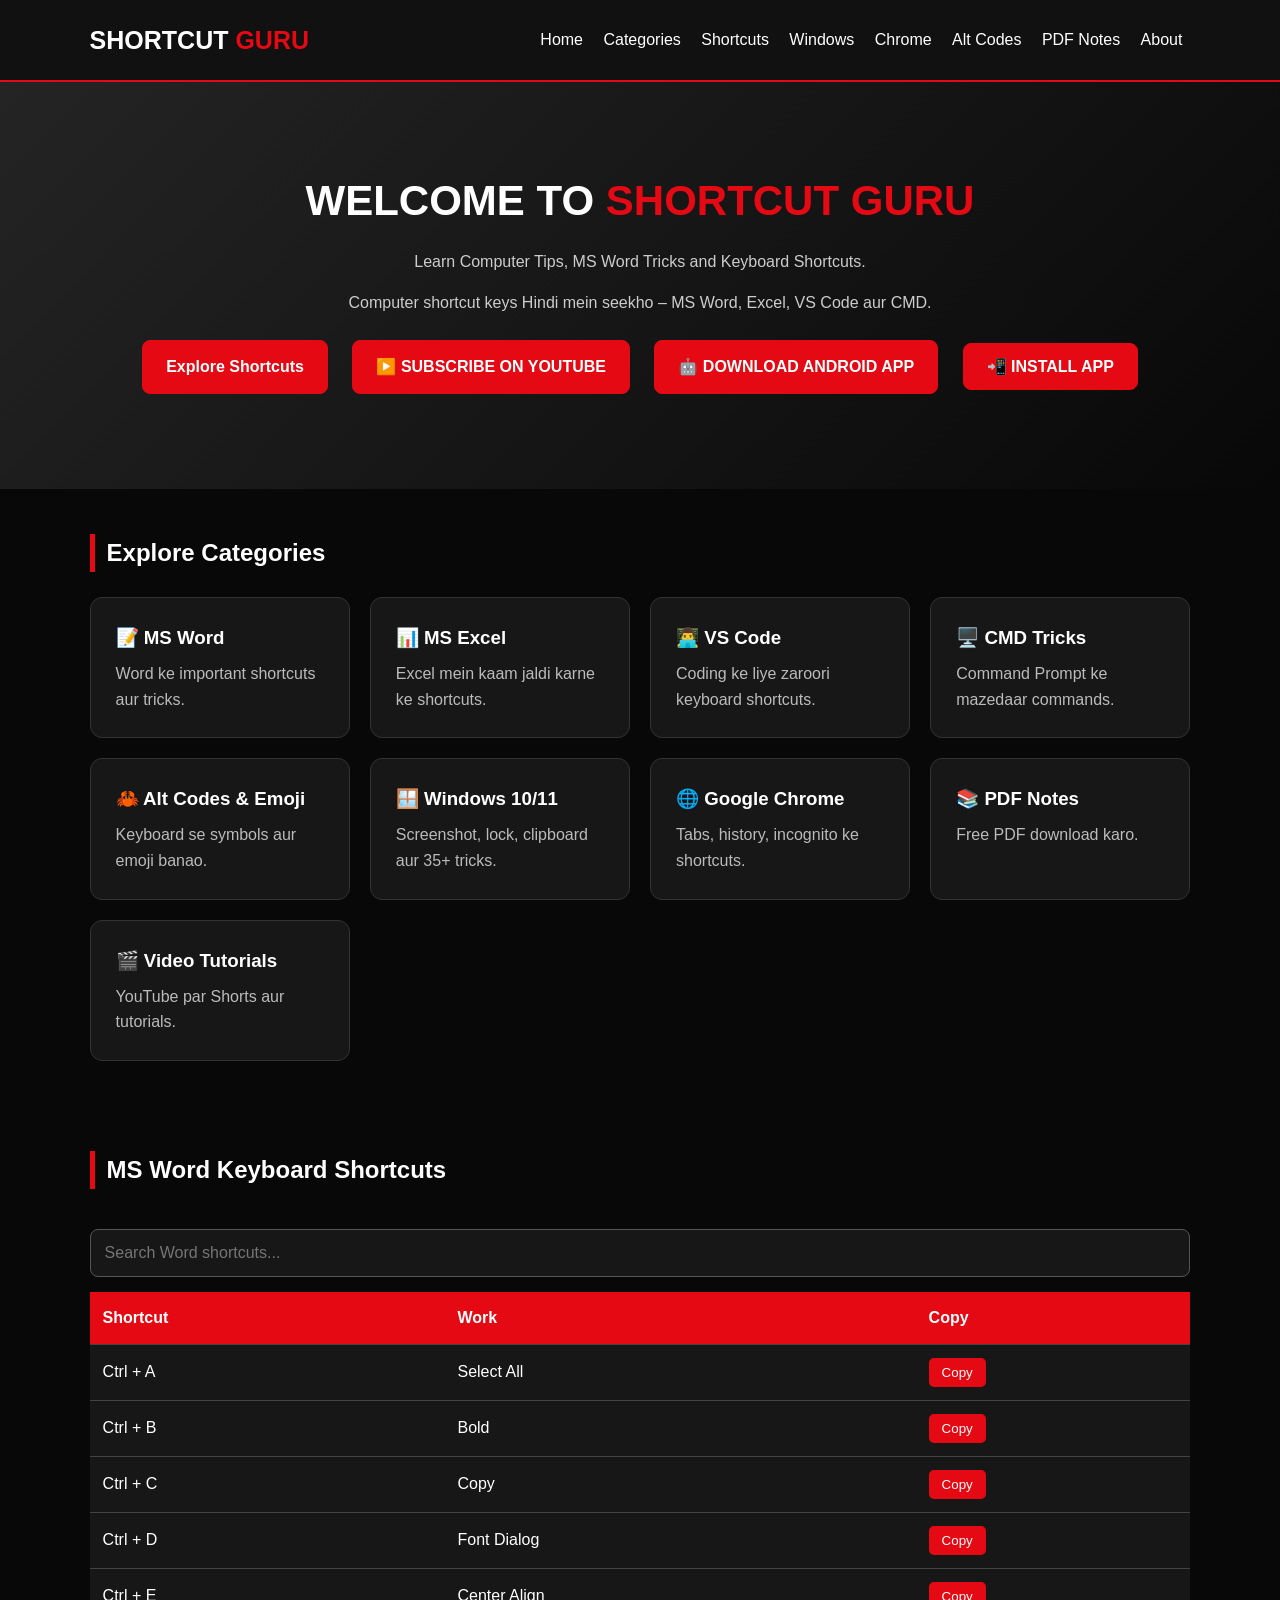
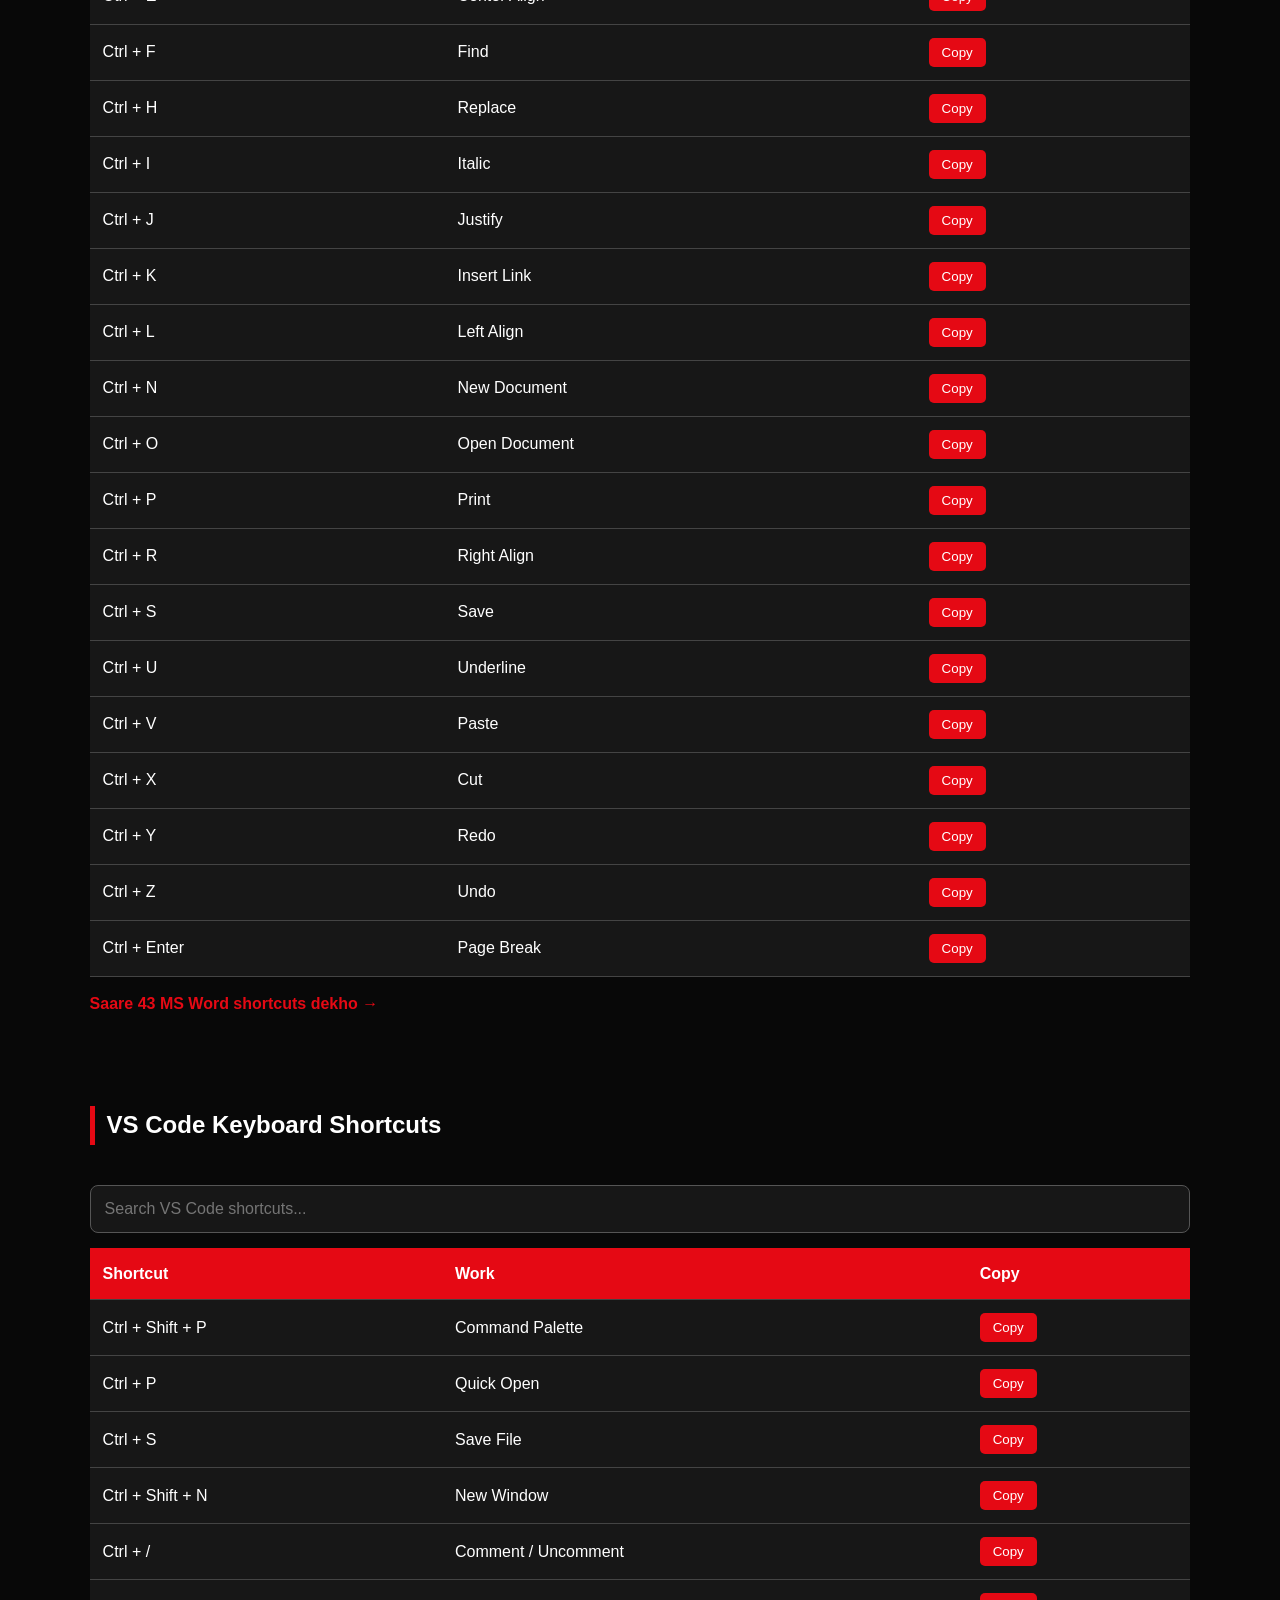
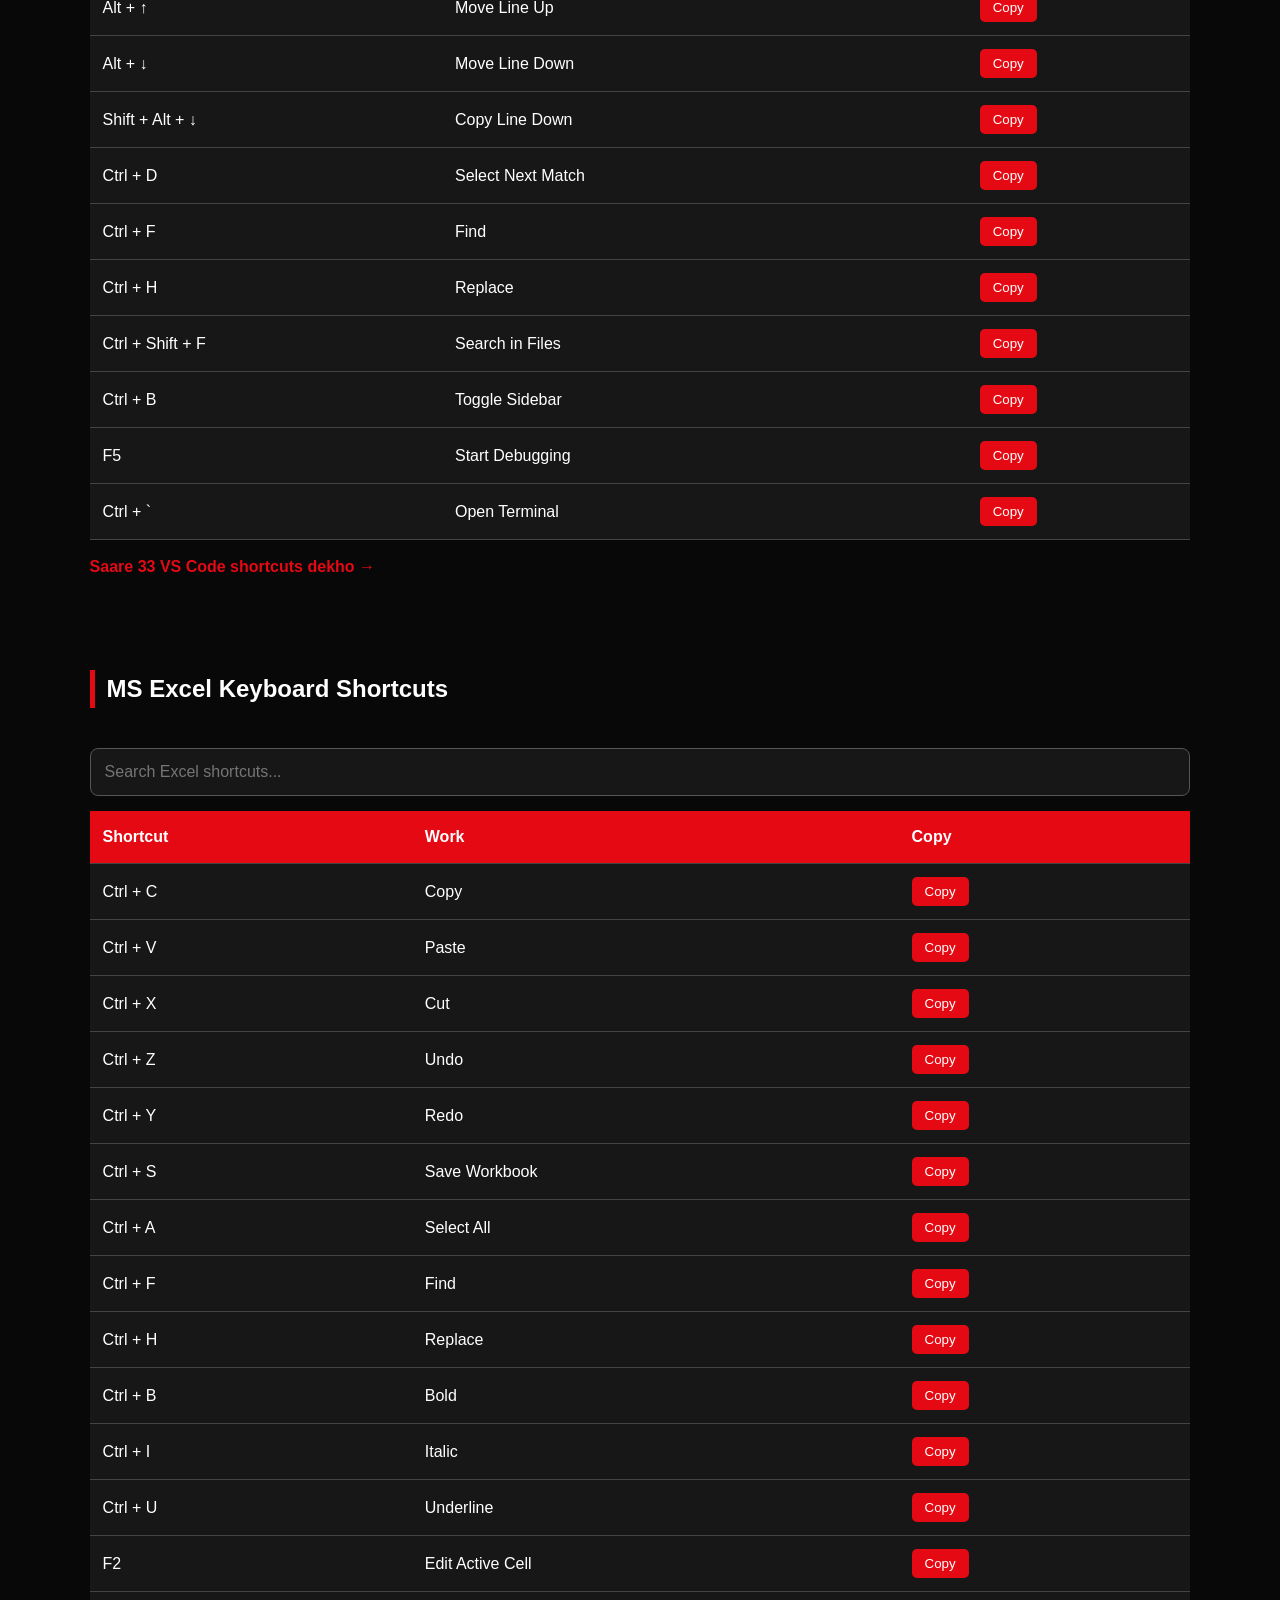
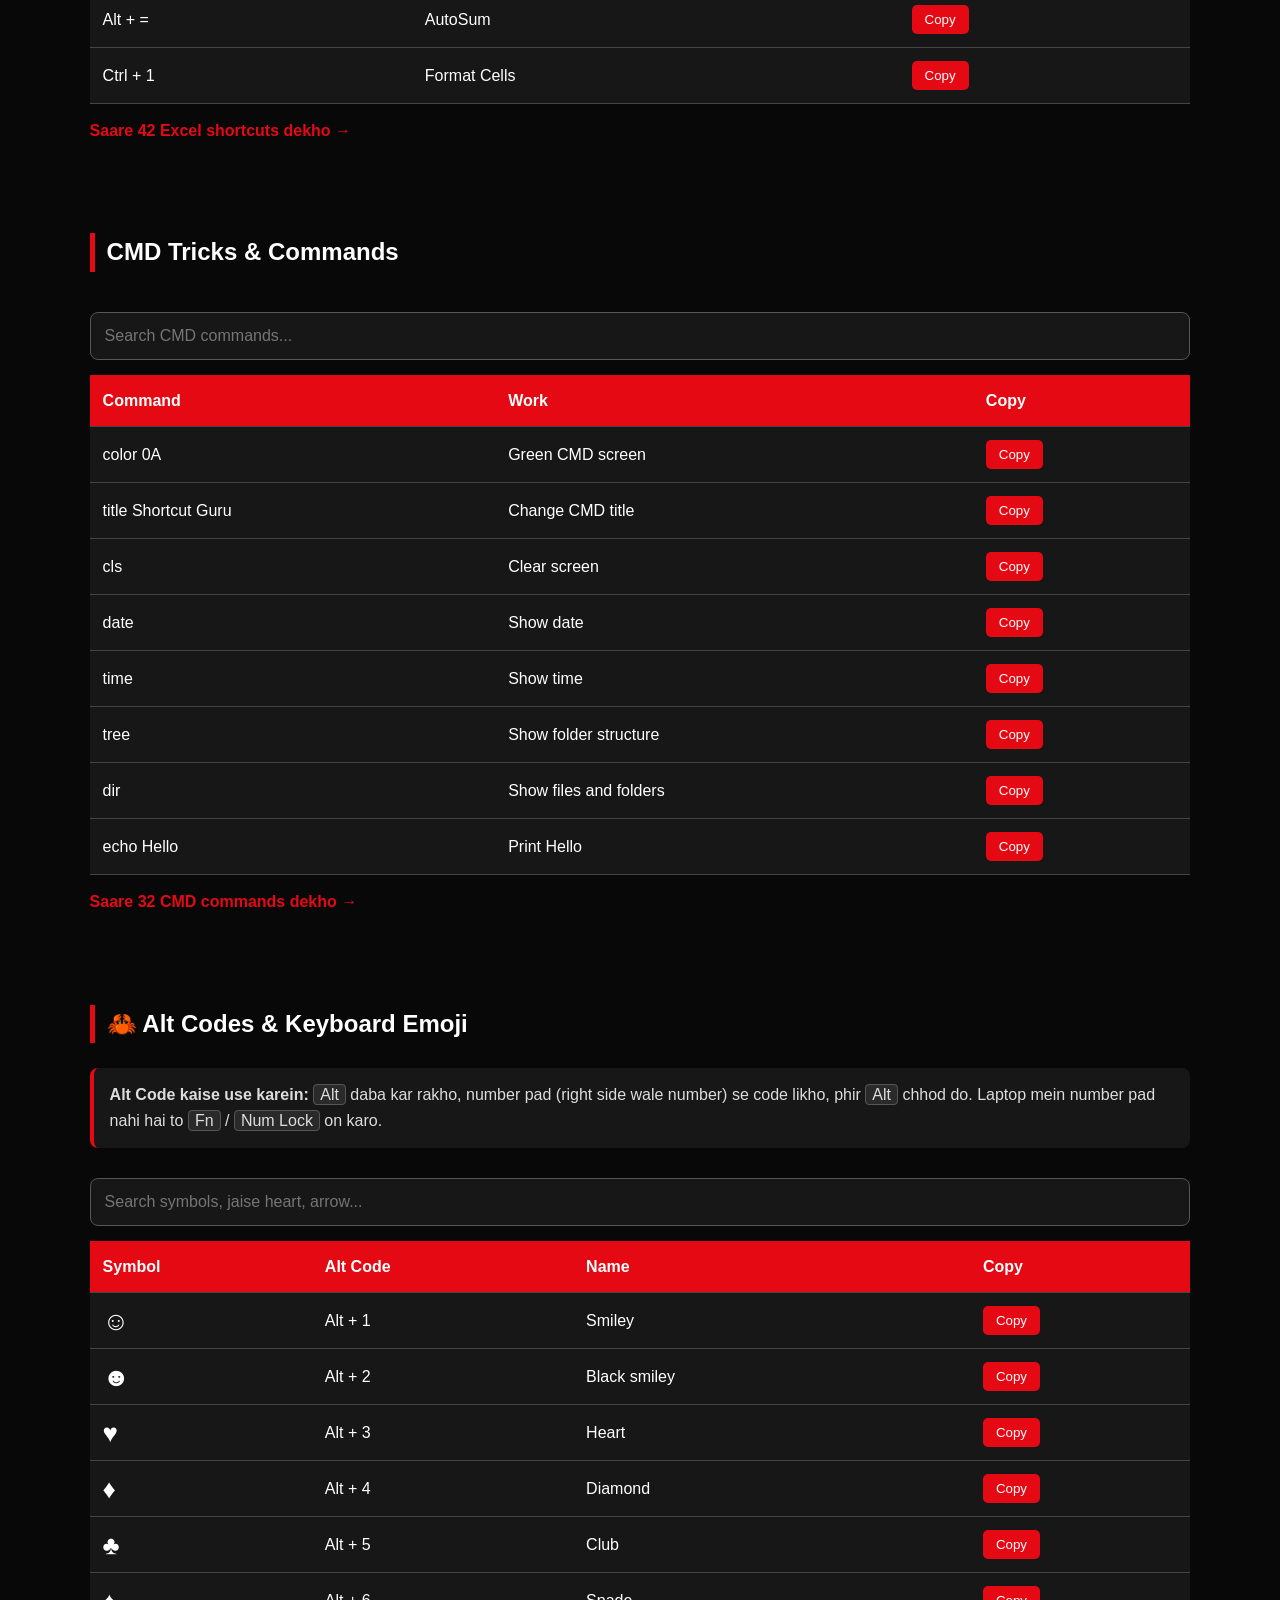
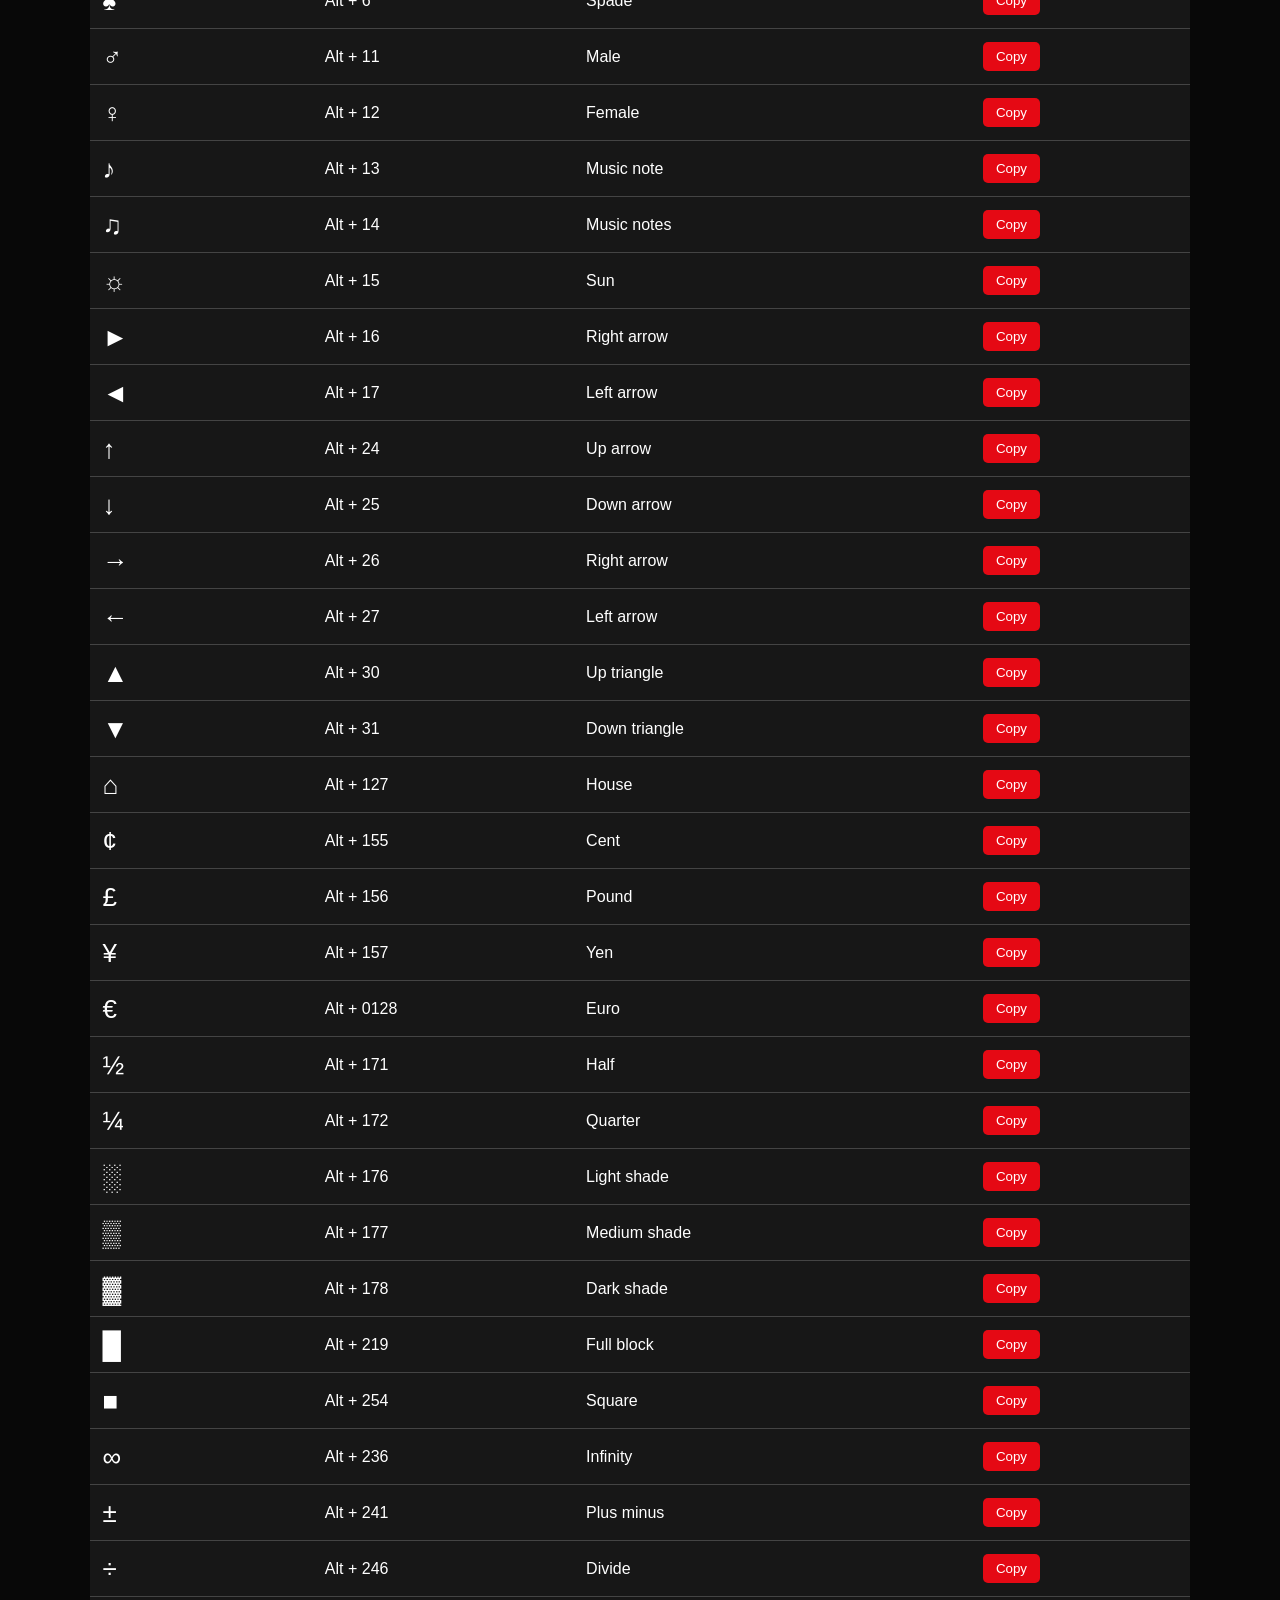
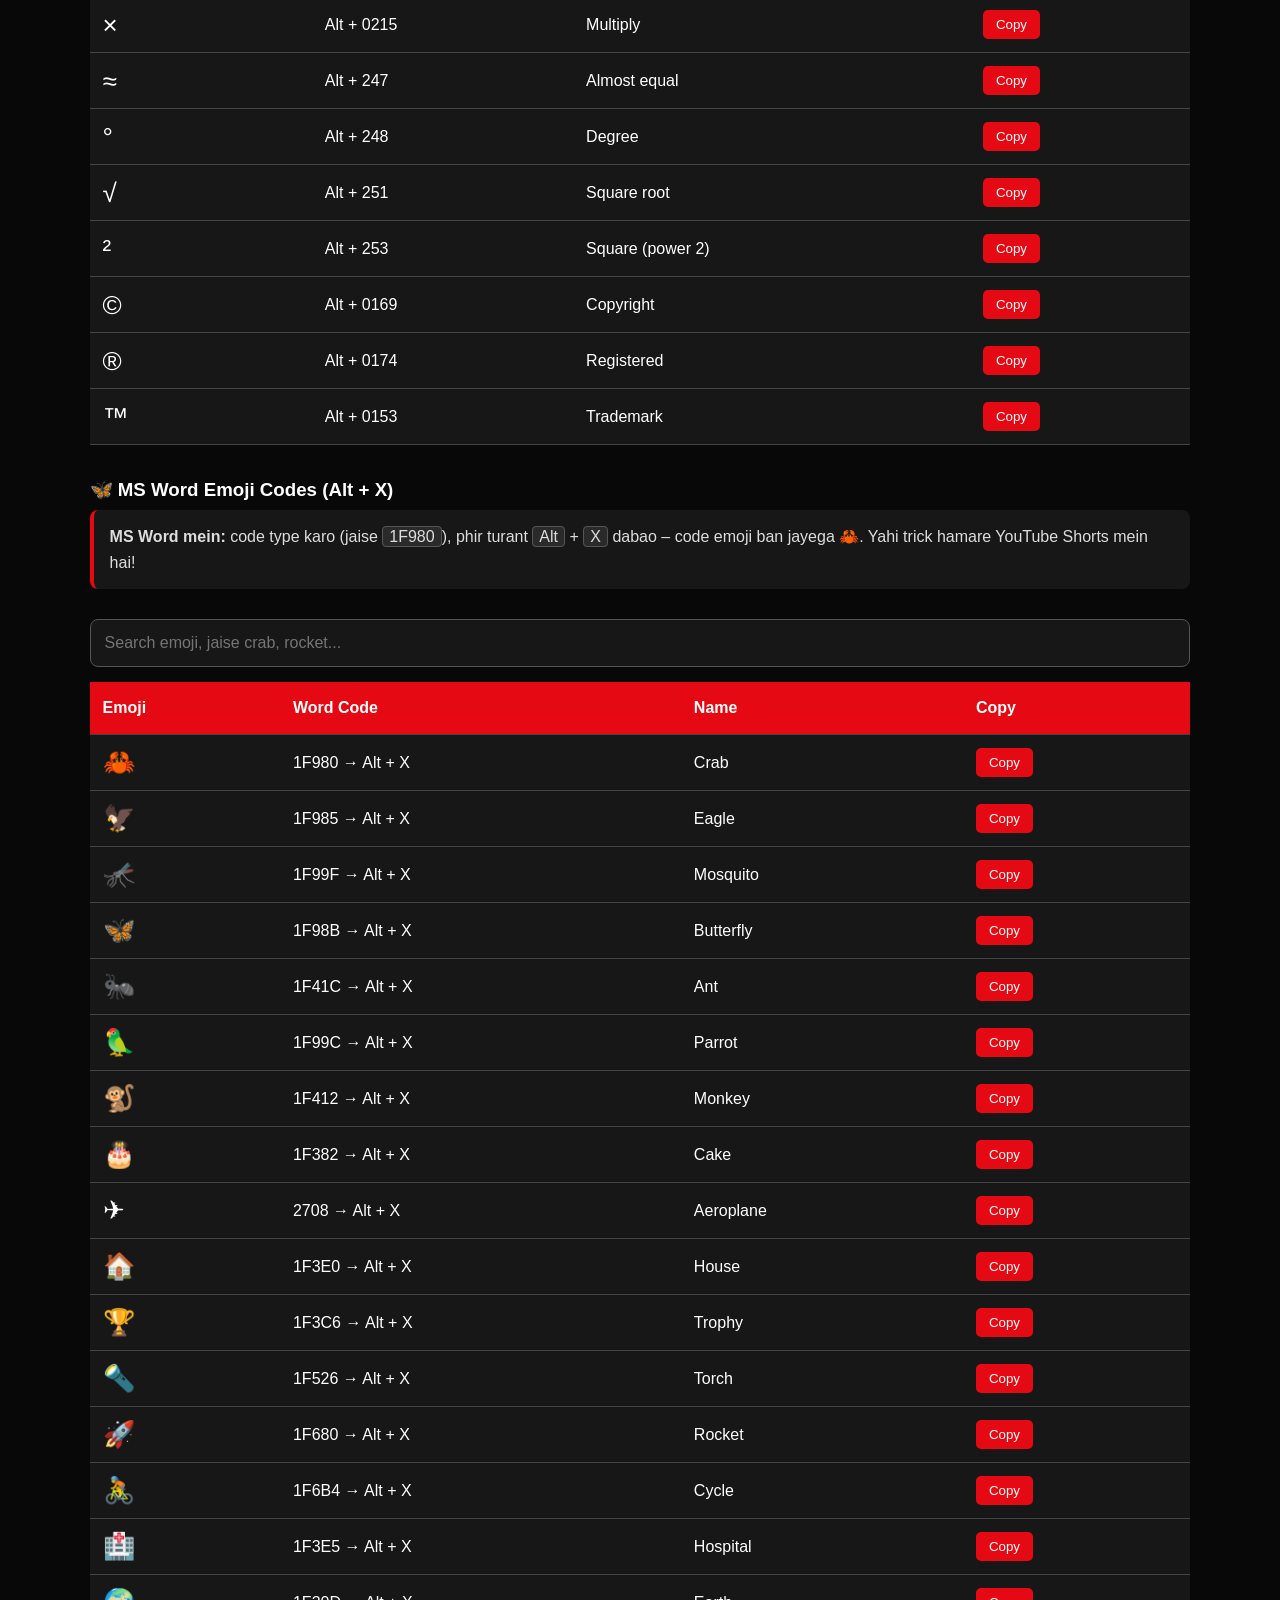
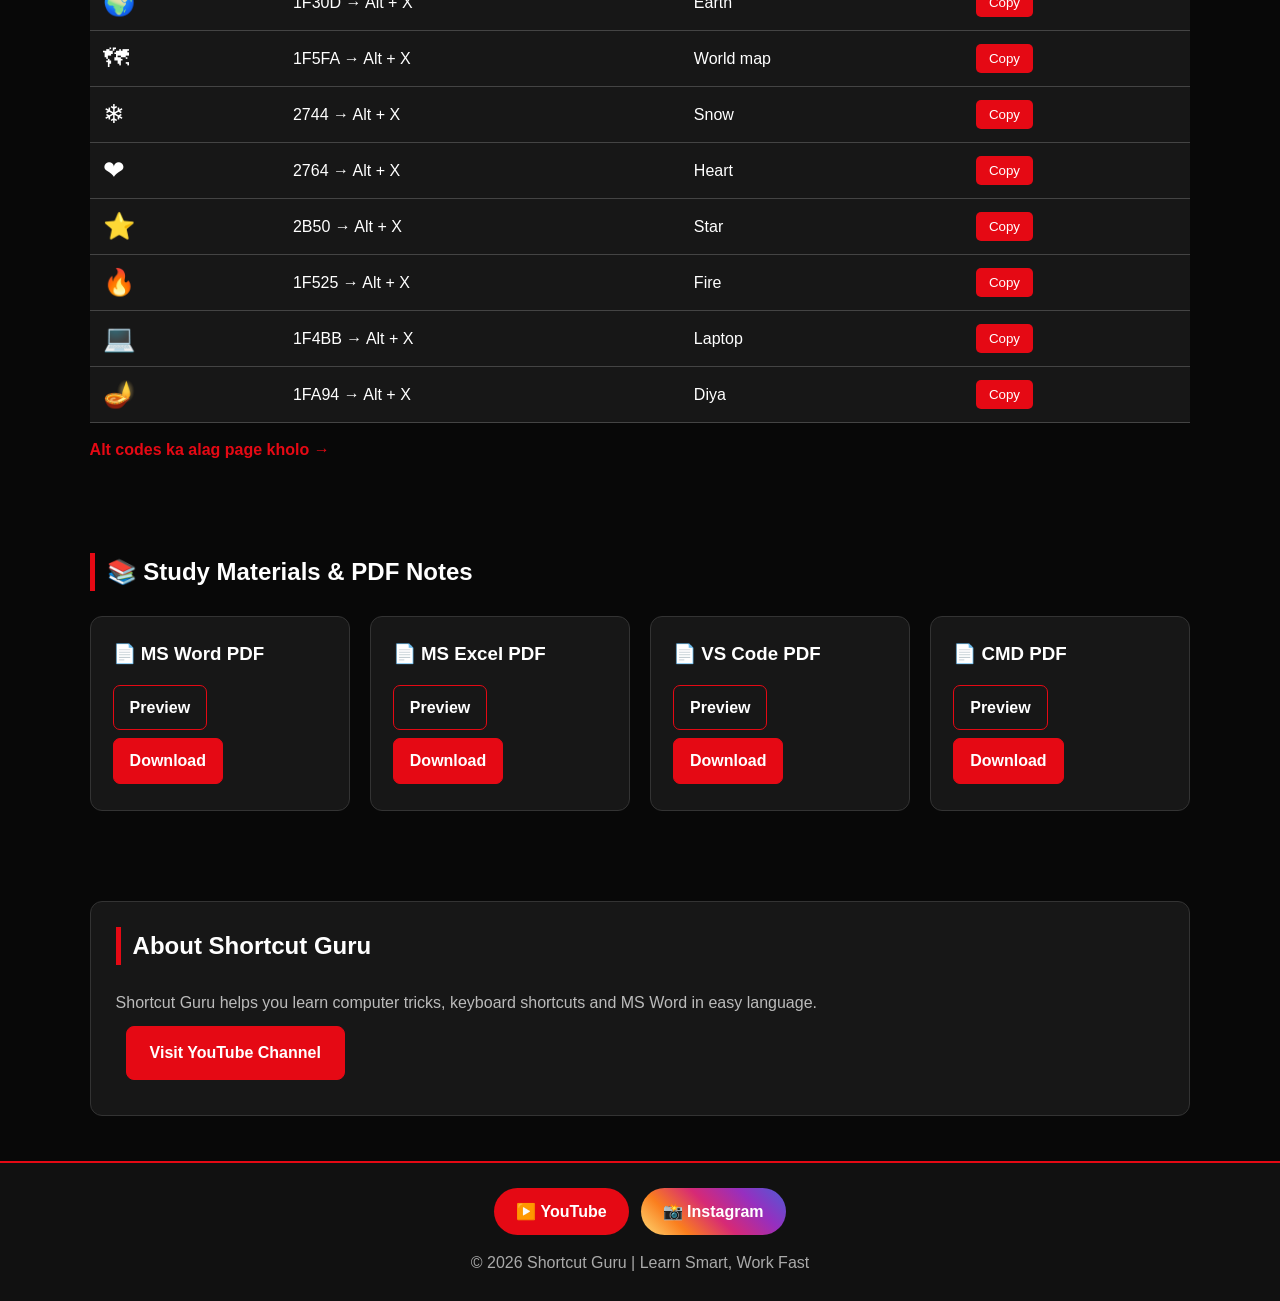
<file: index.html>
<!DOCTYPE html>
<html lang="hi">
<head>
<meta charset="UTF-8">
<meta name="viewport" content="width=device-width, initial-scale=1.0">
<title>Shortcut Guru – Computer Keyboard Shortcuts in Hindi | MS Word, Excel, VS Code, CMD</title>
<meta name="description" content="Shortcut Guru: MS Word, MS Excel, VS Code keyboard shortcuts aur CMD tricks Hindi mein seekho. Search karo, ek click mein copy karo, free PDF notes download karo.">
<meta name="robots" content="index, follow">
<link rel="canonical" href="https://onlyankit9259-collab.github.io/shortcut/">
<link rel="sitemap" type="application/xml" href="https://onlyankit9259-collab.github.io/shortcut/sitemap.xml">

<meta property="og:type" content="website">
<meta property="og:site_name" content="Shortcut Guru">
<meta property="og:title" content="Shortcut Guru – Computer Keyboard Shortcuts in Hindi">
<meta property="og:description" content="MS Word, Excel, VS Code shortcuts aur CMD tricks Hindi mein. Free PDF notes aur Android app.">
<meta property="og:url" content="https://onlyankit9259-collab.github.io/shortcut/">
<meta property="og:image" content="https://onlyankit9259-collab.github.io/shortcut/icons/icon-512.png">
<meta name="twitter:card" content="summary">

<link rel="manifest" href="/shortcut/manifest.json">
<meta name="theme-color" content="#e50914">
<link rel="icon" type="image/png" href="/shortcut/icons/icon-192.png">
<link rel="apple-touch-icon" href="/shortcut/icons/icon-192.png">
<meta name="apple-mobile-web-app-capable" content="yes">
<meta name="mobile-web-app-capable" content="yes">
<meta name="apple-mobile-web-app-title" content="Shortcut Guru">
<meta name="apple-mobile-web-app-status-bar-style" content="black">

<script type="application/ld+json">
{
 "@context": "https://schema.org",
 "@type": "WebSite",
 "name": "Shortcut Guru",
 "alternateName": "SHORTCUT GURU",
 "url": "https://onlyankit9259-collab.github.io/shortcut/",
 "description": "Computer keyboard shortcuts, MS Word, Excel, VS Code aur CMD tricks Hindi mein.",
 "inLanguage": ["hi", "en"],
 "publisher": {
  "@type": "Organization",
  "name": "Shortcut Guru",
  "logo": "https://onlyankit9259-collab.github.io/shortcut/icons/icon-512.png",
  "sameAs": [
   "https://youtube.com/@shortcutguru_sg",
   "https://www.instagram.com/shortcutguru_sg/"
  ]
 }
}
</script>

<link rel="stylesheet" href="assets/site.css">
</head>

<body>

<header>
 <div class="logo">SHORTCUT <span>GURU</span></div>
 <nav>
  <a href="#home">Home</a>
  <a href="#categories">Categories</a>
  <a href="#shortcuts">Shortcuts</a>
  <a href="windows-shortcuts.html">Windows</a>
  <a href="chrome-shortcuts.html">Chrome</a>
  <a href="#alt-codes">Alt Codes</a>
  <a href="#pdfs">PDF Notes</a>
  <a href="#about">About</a>
 </nav>
</header>

<main>

<section class="hero" id="home">
 <h1>WELCOME TO <span>SHORTCUT GURU</span></h1>
 <p>Learn Computer Tips, MS Word Tricks and Keyboard Shortcuts.</p>
 <p>Computer shortcut keys Hindi mein seekho – MS Word, Excel, VS Code aur CMD.</p>

 <a class="btn" href="#shortcuts">Explore Shortcuts</a>

 <a class="btn" href="https://youtube.com/@shortcutguru_sg"
 target="_blank" rel="noopener noreferrer">
 ▶️ SUBSCRIBE ON YOUTUBE
 </a>

 <a class="btn" id="apkBtn" href="app/ShortcutGuru.apk" download="ShortcutGuru.apk">
 🤖 DOWNLOAD ANDROID APP
 </a>

 <button class="btn install-btn" id="installBtn" type="button" hidden>
 📲 INSTALL APP
 </button>
 <p class="install-help" id="installHelp" hidden></p>
</section>

<section id="categories">
 <h2>Explore Categories</h2>

 <div class="grid">
  <a class="card" href="ms-word-shortcuts.html">
   <h3>📝 MS Word</h3>
   <p>Word ke important shortcuts aur tricks.</p>
  </a>
  <a class="card" href="ms-excel-shortcuts.html">
   <h3>📊 MS Excel</h3>
   <p>Excel mein kaam jaldi karne ke shortcuts.</p>
  </a>
  <a class="card" href="vscode-shortcuts.html">
   <h3>👨‍💻 VS Code</h3>
   <p>Coding ke liye zaroori keyboard shortcuts.</p>
  </a>
  <a class="card" href="cmd-commands.html">
   <h3>🖥️ CMD Tricks</h3>
   <p>Command Prompt ke mazedaar commands.</p>
  </a>
  <a class="card" href="alt-codes.html">
   <h3>🦀 Alt Codes &amp; Emoji</h3>
   <p>Keyboard se symbols aur emoji banao.</p>
  </a>
  <a class="card" href="windows-shortcuts.html">
   <h3>🪟 Windows 10/11</h3>
   <p>Screenshot, lock, clipboard aur 35+ tricks.</p>
  </a>
  <a class="card" href="chrome-shortcuts.html">
   <h3>🌐 Google Chrome</h3>
   <p>Tabs, history, incognito ke shortcuts.</p>
  </a>
  <a class="card" href="#pdfs">
   <h3>📚 PDF Notes</h3>
   <p>Free PDF download karo.</p>
  </a>
  <a class="card" href="https://youtube.com/@shortcutguru_sg" target="_blank" rel="noopener noreferrer">
   <h3>🎬 Video Tutorials</h3>
   <p>YouTube par Shorts aur tutorials.</p>
  </a>
 </div>
</section>

<section id="shortcuts">
 <h2>MS Word Keyboard Shortcuts</h2>
 <input class="search" id="searchBox"
 placeholder="Search Word shortcuts...">
<div class="table-wrap">
 <table>
 <thead>
 <tr><th>Shortcut</th><th>Work</th><th>Copy</th></tr>
 </thead>
 <tbody id="shortcutList">
 <tr><td>Ctrl + A</td><td>Select All</td><td><button class="copy-btn">Copy</button></td></tr>
 <tr><td>Ctrl + B</td><td>Bold</td><td><button class="copy-btn">Copy</button></td></tr>
 <tr><td>Ctrl + C</td><td>Copy</td><td><button class="copy-btn">Copy</button></td></tr>
 <tr><td>Ctrl + D</td><td>Font Dialog</td><td><button class="copy-btn">Copy</button></td></tr>
 <tr><td>Ctrl + E</td><td>Center Align</td><td><button class="copy-btn">Copy</button></td></tr>
 <tr><td>Ctrl + F</td><td>Find</td><td><button class="copy-btn">Copy</button></td></tr>
 <tr><td>Ctrl + H</td><td>Replace</td><td><button class="copy-btn">Copy</button></td></tr>
 <tr><td>Ctrl + I</td><td>Italic</td><td><button class="copy-btn">Copy</button></td></tr>
 <tr><td>Ctrl + J</td><td>Justify</td><td><button class="copy-btn">Copy</button></td></tr>
 <tr><td>Ctrl + K</td><td>Insert Link</td><td><button class="copy-btn">Copy</button></td></tr>
 <tr><td>Ctrl + L</td><td>Left Align</td><td><button class="copy-btn">Copy</button></td></tr>
 <tr><td>Ctrl + N</td><td>New Document</td><td><button class="copy-btn">Copy</button></td></tr>
 <tr><td>Ctrl + O</td><td>Open Document</td><td><button class="copy-btn">Copy</button></td></tr>
 <tr><td>Ctrl + P</td><td>Print</td><td><button class="copy-btn">Copy</button></td></tr>
 <tr><td>Ctrl + R</td><td>Right Align</td><td><button class="copy-btn">Copy</button></td></tr>
 <tr><td>Ctrl + S</td><td>Save</td><td><button class="copy-btn">Copy</button></td></tr>
 <tr><td>Ctrl + U</td><td>Underline</td><td><button class="copy-btn">Copy</button></td></tr>
 <tr><td>Ctrl + V</td><td>Paste</td><td><button class="copy-btn">Copy</button></td></tr>
 <tr><td>Ctrl + X</td><td>Cut</td><td><button class="copy-btn">Copy</button></td></tr>
 <tr><td>Ctrl + Y</td><td>Redo</td><td><button class="copy-btn">Copy</button></td></tr>
 <tr><td>Ctrl + Z</td><td>Undo</td><td><button class="copy-btn">Copy</button></td></tr>
 <tr><td>Ctrl + Enter</td><td>Page Break</td><td><button class="copy-btn">Copy</button></td></tr>
 </tbody>
 </table>
 </div>
 <a class="more-link" href="ms-word-shortcuts.html">Saare 43 MS Word shortcuts dekho →</a>
</section>

<section id="vscode-shortcuts">
 <h2>VS Code Keyboard Shortcuts</h2>
 <input class="search" id="vsCodeSearchBox"
 placeholder="Search VS Code shortcuts...">

 <div class="table-wrap">
 <table>
 <thead><tr><th>Shortcut</th><th>Work</th><th>Copy</th></tr></thead>
 <tbody id="vsCodeShortcutList">
 <tr><td>Ctrl + Shift + P</td><td>Command Palette</td><td><button class="copy-btn">Copy</button></td></tr>
 <tr><td>Ctrl + P</td><td>Quick Open</td><td><button class="copy-btn">Copy</button></td></tr>
 <tr><td>Ctrl + S</td><td>Save File</td><td><button class="copy-btn">Copy</button></td></tr>
 <tr><td>Ctrl + Shift + N</td><td>New Window</td><td><button class="copy-btn">Copy</button></td></tr>
 <tr><td>Ctrl + /</td><td>Comment / Uncomment</td><td><button class="copy-btn">Copy</button></td></tr>
 <tr><td>Alt + ↑</td><td>Move Line Up</td><td><button class="copy-btn">Copy</button></td></tr>
 <tr><td>Alt + ↓</td><td>Move Line Down</td><td><button class="copy-btn">Copy</button></td></tr>
 <tr><td>Shift + Alt + ↓</td><td>Copy Line Down</td><td><button class="copy-btn">Copy</button></td></tr>
 <tr><td>Ctrl + D</td><td>Select Next Match</td><td><button class="copy-btn">Copy</button></td></tr>
 <tr><td>Ctrl + F</td><td>Find</td><td><button class="copy-btn">Copy</button></td></tr>
 <tr><td>Ctrl + H</td><td>Replace</td><td><button class="copy-btn">Copy</button></td></tr>
 <tr><td>Ctrl + Shift + F</td><td>Search in Files</td><td><button class="copy-btn">Copy</button></td></tr>
 <tr><td>Ctrl + B</td><td>Toggle Sidebar</td><td><button class="copy-btn">Copy</button></td></tr>
 <tr><td>F5</td><td>Start Debugging</td><td><button class="copy-btn">Copy</button></td></tr>
 <tr><td>Ctrl + `</td><td>Open Terminal</td><td><button class="copy-btn">Copy</button></td></tr>
 </tbody>
 </table>
 </div>
 <a class="more-link" href="vscode-shortcuts.html">Saare 33 VS Code shortcuts dekho →</a>
</section>
 <section id="excel-shortcuts">
 <h2>MS Excel Keyboard Shortcuts</h2>
 <input class="search" id="excelSearchBox"
 placeholder="Search Excel shortcuts...">

 <div class="table-wrap">
 <table>
 <thead><tr><th>Shortcut</th><th>Work</th><th>Copy</th></tr></thead>
 <tbody id="excelShortcutList">
 <tr><td>Ctrl + C</td><td>Copy</td><td><button class="copy-btn">Copy</button></td></tr>
 <tr><td>Ctrl + V</td><td>Paste</td><td><button class="copy-btn">Copy</button></td></tr>
 <tr><td>Ctrl + X</td><td>Cut</td><td><button class="copy-btn">Copy</button></td></tr>
 <tr><td>Ctrl + Z</td><td>Undo</td><td><button class="copy-btn">Copy</button></td></tr>
 <tr><td>Ctrl + Y</td><td>Redo</td><td><button class="copy-btn">Copy</button></td></tr>
 <tr><td>Ctrl + S</td><td>Save Workbook</td><td><button class="copy-btn">Copy</button></td></tr>
 <tr><td>Ctrl + A</td><td>Select All</td><td><button class="copy-btn">Copy</button></td></tr>
 <tr><td>Ctrl + F</td><td>Find</td><td><button class="copy-btn">Copy</button></td></tr>
 <tr><td>Ctrl + H</td><td>Replace</td><td><button class="copy-btn">Copy</button></td></tr>
 <tr><td>Ctrl + B</td><td>Bold</td><td><button class="copy-btn">Copy</button></td></tr>
 <tr><td>Ctrl + I</td><td>Italic</td><td><button class="copy-btn">Copy</button></td></tr>
 <tr><td>Ctrl + U</td><td>Underline</td><td><button class="copy-btn">Copy</button></td></tr>
 <tr><td>F2</td><td>Edit Active Cell</td><td><button class="copy-btn">Copy</button></td></tr>
 <tr><td>Alt + =</td><td>AutoSum</td><td><button class="copy-btn">Copy</button></td></tr>
 <tr><td>Ctrl + 1</td><td>Format Cells</td><td><button class="copy-btn">Copy</button></td></tr>
 </tbody>
 </table>
 </div>
 <a class="more-link" href="ms-excel-shortcuts.html">Saare 42 Excel shortcuts dekho →</a>
</section>

<section id="cmd-tricks">
 <h2>CMD Tricks & Commands</h2>
 <input class="search" id="cmdSearchBox"
 placeholder="Search CMD commands...">

 <div class="table-wrap">
 <table>
 <thead><tr><th>Command</th><th>Work</th><th>Copy</th></tr></thead>
 <tbody id="cmdShortcutList">
 <tr><td>color 0A</td><td>Green CMD screen</td><td><button class="copy-btn">Copy</button></td></tr>
 <tr><td>title Shortcut Guru</td><td>Change CMD title</td><td><button class="copy-btn">Copy</button></td></tr>
 <tr><td>cls</td><td>Clear screen</td><td><button class="copy-btn">Copy</button></td></tr>
 <tr><td>date</td><td>Show date</td><td><button class="copy-btn">Copy</button></td></tr>
 <tr><td>time</td><td>Show time</td><td><button class="copy-btn">Copy</button></td></tr>
 <tr><td>tree</td><td>Show folder structure</td><td><button class="copy-btn">Copy</button></td></tr>
 <tr><td>dir</td><td>Show files and folders</td><td><button class="copy-btn">Copy</button></td></tr>
 <tr><td>echo Hello</td><td>Print Hello</td><td><button class="copy-btn">Copy</button></td></tr>
 </tbody>
 </table>
 </div>
 <a class="more-link" href="cmd-commands.html">Saare 32 CMD commands dekho →</a>
</section>



<section id="alt-codes">
 <h2>🦀 Alt Codes &amp; Keyboard Emoji</h2>
 <div class="howto">
  <b>Alt Code kaise use karein:</b> <kbd>Alt</kbd> daba kar rakho, number pad (right side wale number) se code likho, phir <kbd>Alt</kbd> chhod do. Laptop mein number pad nahi hai to <kbd>Fn</kbd> / <kbd>Num Lock</kbd> on karo.
 </div>
 <input class="search" id="altSearchBox" placeholder="Search symbols, jaise heart, arrow...">
 <div class="table-wrap">
 <table>
 <thead><tr><th>Symbol</th><th>Alt Code</th><th>Name</th><th>Copy</th></tr></thead>
 <tbody id="altCodeList">
 <tr><td class="symbol">☺</td><td>Alt + 1</td><td>Smiley</td><td><button class="copy-btn">Copy</button></td></tr>
 <tr><td class="symbol">☻</td><td>Alt + 2</td><td>Black smiley</td><td><button class="copy-btn">Copy</button></td></tr>
 <tr><td class="symbol">♥</td><td>Alt + 3</td><td>Heart</td><td><button class="copy-btn">Copy</button></td></tr>
 <tr><td class="symbol">♦</td><td>Alt + 4</td><td>Diamond</td><td><button class="copy-btn">Copy</button></td></tr>
 <tr><td class="symbol">♣</td><td>Alt + 5</td><td>Club</td><td><button class="copy-btn">Copy</button></td></tr>
 <tr><td class="symbol">♠</td><td>Alt + 6</td><td>Spade</td><td><button class="copy-btn">Copy</button></td></tr>
 <tr><td class="symbol">♂</td><td>Alt + 11</td><td>Male</td><td><button class="copy-btn">Copy</button></td></tr>
 <tr><td class="symbol">♀</td><td>Alt + 12</td><td>Female</td><td><button class="copy-btn">Copy</button></td></tr>
 <tr><td class="symbol">♪</td><td>Alt + 13</td><td>Music note</td><td><button class="copy-btn">Copy</button></td></tr>
 <tr><td class="symbol">♫</td><td>Alt + 14</td><td>Music notes</td><td><button class="copy-btn">Copy</button></td></tr>
 <tr><td class="symbol">☼</td><td>Alt + 15</td><td>Sun</td><td><button class="copy-btn">Copy</button></td></tr>
 <tr><td class="symbol">►</td><td>Alt + 16</td><td>Right arrow</td><td><button class="copy-btn">Copy</button></td></tr>
 <tr><td class="symbol">◄</td><td>Alt + 17</td><td>Left arrow</td><td><button class="copy-btn">Copy</button></td></tr>
 <tr><td class="symbol">↑</td><td>Alt + 24</td><td>Up arrow</td><td><button class="copy-btn">Copy</button></td></tr>
 <tr><td class="symbol">↓</td><td>Alt + 25</td><td>Down arrow</td><td><button class="copy-btn">Copy</button></td></tr>
 <tr><td class="symbol">→</td><td>Alt + 26</td><td>Right arrow</td><td><button class="copy-btn">Copy</button></td></tr>
 <tr><td class="symbol">←</td><td>Alt + 27</td><td>Left arrow</td><td><button class="copy-btn">Copy</button></td></tr>
 <tr><td class="symbol">▲</td><td>Alt + 30</td><td>Up triangle</td><td><button class="copy-btn">Copy</button></td></tr>
 <tr><td class="symbol">▼</td><td>Alt + 31</td><td>Down triangle</td><td><button class="copy-btn">Copy</button></td></tr>
 <tr><td class="symbol">⌂</td><td>Alt + 127</td><td>House</td><td><button class="copy-btn">Copy</button></td></tr>
 <tr><td class="symbol">¢</td><td>Alt + 155</td><td>Cent</td><td><button class="copy-btn">Copy</button></td></tr>
 <tr><td class="symbol">£</td><td>Alt + 156</td><td>Pound</td><td><button class="copy-btn">Copy</button></td></tr>
 <tr><td class="symbol">¥</td><td>Alt + 157</td><td>Yen</td><td><button class="copy-btn">Copy</button></td></tr>
 <tr><td class="symbol">€</td><td>Alt + 0128</td><td>Euro</td><td><button class="copy-btn">Copy</button></td></tr>
 <tr><td class="symbol">½</td><td>Alt + 171</td><td>Half</td><td><button class="copy-btn">Copy</button></td></tr>
 <tr><td class="symbol">¼</td><td>Alt + 172</td><td>Quarter</td><td><button class="copy-btn">Copy</button></td></tr>
 <tr><td class="symbol">░</td><td>Alt + 176</td><td>Light shade</td><td><button class="copy-btn">Copy</button></td></tr>
 <tr><td class="symbol">▒</td><td>Alt + 177</td><td>Medium shade</td><td><button class="copy-btn">Copy</button></td></tr>
 <tr><td class="symbol">▓</td><td>Alt + 178</td><td>Dark shade</td><td><button class="copy-btn">Copy</button></td></tr>
 <tr><td class="symbol">█</td><td>Alt + 219</td><td>Full block</td><td><button class="copy-btn">Copy</button></td></tr>
 <tr><td class="symbol">■</td><td>Alt + 254</td><td>Square</td><td><button class="copy-btn">Copy</button></td></tr>
 <tr><td class="symbol">∞</td><td>Alt + 236</td><td>Infinity</td><td><button class="copy-btn">Copy</button></td></tr>
 <tr><td class="symbol">±</td><td>Alt + 241</td><td>Plus minus</td><td><button class="copy-btn">Copy</button></td></tr>
 <tr><td class="symbol">÷</td><td>Alt + 246</td><td>Divide</td><td><button class="copy-btn">Copy</button></td></tr>
 <tr><td class="symbol">×</td><td>Alt + 0215</td><td>Multiply</td><td><button class="copy-btn">Copy</button></td></tr>
 <tr><td class="symbol">≈</td><td>Alt + 247</td><td>Almost equal</td><td><button class="copy-btn">Copy</button></td></tr>
 <tr><td class="symbol">°</td><td>Alt + 248</td><td>Degree</td><td><button class="copy-btn">Copy</button></td></tr>
 <tr><td class="symbol">√</td><td>Alt + 251</td><td>Square root</td><td><button class="copy-btn">Copy</button></td></tr>
 <tr><td class="symbol">²</td><td>Alt + 253</td><td>Square (power 2)</td><td><button class="copy-btn">Copy</button></td></tr>
 <tr><td class="symbol">©</td><td>Alt + 0169</td><td>Copyright</td><td><button class="copy-btn">Copy</button></td></tr>
 <tr><td class="symbol">®</td><td>Alt + 0174</td><td>Registered</td><td><button class="copy-btn">Copy</button></td></tr>
 <tr><td class="symbol">™</td><td>Alt + 0153</td><td>Trademark</td><td><button class="copy-btn">Copy</button></td></tr>
 </tbody>
 </table>
 </div>

 <h3 class="table-title">🦋 MS Word Emoji Codes (Alt + X)</h3>
 <div class="howto">
  <b>MS Word mein:</b> code type karo (jaise <kbd>1F980</kbd>), phir turant <kbd>Alt</kbd> + <kbd>X</kbd> dabao – code emoji ban jayega 🦀. Yahi trick hamare YouTube Shorts mein hai!
 </div>
 <input class="search" id="emojiSearchBox" placeholder="Search emoji, jaise crab, rocket...">
 <div class="table-wrap">
 <table>
 <thead><tr><th>Emoji</th><th>Word Code</th><th>Name</th><th>Copy</th></tr></thead>
 <tbody id="emojiCodeList">
 <tr><td class="symbol">🦀</td><td>1F980 → Alt + X</td><td>Crab</td><td><button class="copy-btn">Copy</button></td></tr>
 <tr><td class="symbol">🦅</td><td>1F985 → Alt + X</td><td>Eagle</td><td><button class="copy-btn">Copy</button></td></tr>
 <tr><td class="symbol">🦟</td><td>1F99F → Alt + X</td><td>Mosquito</td><td><button class="copy-btn">Copy</button></td></tr>
 <tr><td class="symbol">🦋</td><td>1F98B → Alt + X</td><td>Butterfly</td><td><button class="copy-btn">Copy</button></td></tr>
 <tr><td class="symbol">🐜</td><td>1F41C → Alt + X</td><td>Ant</td><td><button class="copy-btn">Copy</button></td></tr>
 <tr><td class="symbol">🦜</td><td>1F99C → Alt + X</td><td>Parrot</td><td><button class="copy-btn">Copy</button></td></tr>
 <tr><td class="symbol">🐒</td><td>1F412 → Alt + X</td><td>Monkey</td><td><button class="copy-btn">Copy</button></td></tr>
 <tr><td class="symbol">🎂</td><td>1F382 → Alt + X</td><td>Cake</td><td><button class="copy-btn">Copy</button></td></tr>
 <tr><td class="symbol">✈</td><td>2708 → Alt + X</td><td>Aeroplane</td><td><button class="copy-btn">Copy</button></td></tr>
 <tr><td class="symbol">🏠</td><td>1F3E0 → Alt + X</td><td>House</td><td><button class="copy-btn">Copy</button></td></tr>
 <tr><td class="symbol">🏆</td><td>1F3C6 → Alt + X</td><td>Trophy</td><td><button class="copy-btn">Copy</button></td></tr>
 <tr><td class="symbol">🔦</td><td>1F526 → Alt + X</td><td>Torch</td><td><button class="copy-btn">Copy</button></td></tr>
 <tr><td class="symbol">🚀</td><td>1F680 → Alt + X</td><td>Rocket</td><td><button class="copy-btn">Copy</button></td></tr>
 <tr><td class="symbol">🚴</td><td>1F6B4 → Alt + X</td><td>Cycle</td><td><button class="copy-btn">Copy</button></td></tr>
 <tr><td class="symbol">🏥</td><td>1F3E5 → Alt + X</td><td>Hospital</td><td><button class="copy-btn">Copy</button></td></tr>
 <tr><td class="symbol">🌍</td><td>1F30D → Alt + X</td><td>Earth</td><td><button class="copy-btn">Copy</button></td></tr>
 <tr><td class="symbol">🗺</td><td>1F5FA → Alt + X</td><td>World map</td><td><button class="copy-btn">Copy</button></td></tr>
 <tr><td class="symbol">❄</td><td>2744 → Alt + X</td><td>Snow</td><td><button class="copy-btn">Copy</button></td></tr>
 <tr><td class="symbol">❤</td><td>2764 → Alt + X</td><td>Heart</td><td><button class="copy-btn">Copy</button></td></tr>
 <tr><td class="symbol">⭐</td><td>2B50 → Alt + X</td><td>Star</td><td><button class="copy-btn">Copy</button></td></tr>
 <tr><td class="symbol">🔥</td><td>1F525 → Alt + X</td><td>Fire</td><td><button class="copy-btn">Copy</button></td></tr>
 <tr><td class="symbol">💻</td><td>1F4BB → Alt + X</td><td>Laptop</td><td><button class="copy-btn">Copy</button></td></tr>
 <tr><td class="symbol">🪔</td><td>1FA94 → Alt + X</td><td>Diya</td><td><button class="copy-btn">Copy</button></td></tr>
 </tbody>
 </table>
 </div>
 <a class="more-link" href="alt-codes.html">Alt codes ka alag page kholo →</a>
</section>

<section id="pdfs">
 <h2>📚 Study Materials &amp; PDF Notes</h2>
 <div class="grid">
 <div class="pdf-card">
  <h3>📄 MS Word PDF</h3>
  <a class="pdf-btn preview-btn" href="pdf/ms-word.pdf" target="_blank" rel="noopener">Preview</a>
  <a class="pdf-btn download-btn" href="pdf/ms-word.pdf" download>Download</a>
 </div>
 <div class="pdf-card">
  <h3>📄 MS Excel PDF</h3>
  <a class="pdf-btn preview-btn" href="pdf/ms-excel.pdf" target="_blank" rel="noopener">Preview</a>
  <a class="pdf-btn download-btn" href="pdf/ms-excel.pdf" download>Download</a>
 </div>
 <div class="pdf-card">
  <h3>📄 VS Code PDF</h3>
  <a class="pdf-btn preview-btn" href="pdf/vscode.pdf" target="_blank" rel="noopener">Preview</a>
  <a class="pdf-btn download-btn" href="pdf/vscode.pdf" download>Download</a>
 </div>
 <div class="pdf-card">
  <h3>📄 CMD PDF</h3>
  <a class="pdf-btn preview-btn" href="pdf/cmd.pdf" target="_blank" rel="noopener">Preview</a>
  <a class="pdf-btn download-btn" href="pdf/cmd.pdf" download>Download</a>
 </div>
 </div>
</section>

<section id="about">
 <div class="card">
  <h2>About Shortcut Guru</h2>
  <p>Shortcut Guru helps you learn computer tricks, keyboard shortcuts and MS Word in easy language.</p>
  <a class="btn" href="https://youtube.com/@shortcutguru_sg"
  target="_blank" rel="noopener noreferrer">
  Visit YouTube Channel
  </a>
 </div>
</section>

</main>

<footer>
 <div class="social">
  <a class="yt" href="https://youtube.com/@shortcutguru_sg" target="_blank" rel="noopener noreferrer">▶️ YouTube</a>
  <a class="ig" href="https://www.instagram.com/shortcutguru_sg/" target="_blank" rel="noopener noreferrer">📸 Instagram</a>
 </div>
 <p>© 2026 Shortcut Guru | Learn Smart, Work Fast</p>
</footer>


<script>
// Search function
function setupSearch(inputId, listId){
 const input=document.getElementById(inputId);
 const rows=document.querySelectorAll("#"+listId+" tr");

 input.addEventListener("input",function(){
  const value=this.value.toLowerCase();
  rows.forEach(row=>{
   row.hidden=!row.textContent.toLowerCase().includes(value);
  });
 });
}

setupSearch("searchBox","shortcutList");
setupSearch("vsCodeSearchBox","vsCodeShortcutList");
setupSearch("excelSearchBox","excelShortcutList");
setupSearch("cmdSearchBox","cmdShortcutList");
setupSearch("altSearchBox","altCodeList");
setupSearch("emojiSearchBox","emojiCodeList");

// Copy buttons
document.querySelectorAll(".copy-btn").forEach(button=>{
 button.addEventListener("click",async function(){
  const value=this.closest("tr").cells[0].textContent.trim();

  try{
   await navigator.clipboard.writeText(value);
   this.textContent="Copied!";
  }catch(error){
   this.textContent="Failed";
  }

  setTimeout(()=>this.textContent="Copy",1200);
 });
});
</script>
<script>
// Install App button
(function(){
 const btn=document.getElementById("installBtn");
 const help=document.getElementById("installHelp");
 const apkBtn=document.getElementById("apkBtn");
 let deferredPrompt=null;

 const ua=navigator.userAgent;
 const isIOS=/iphone|ipad|ipod/i.test(ua)
  || (navigator.platform==="MacIntel" && navigator.maxTouchPoints>1);
 const isAndroid=/android/i.test(ua);
 const isMac=!isIOS && /macintosh|mac os x/i.test(ua);
 const isEdge=/edg\//i.test(ua);
 const isChrome=/chrome|crios/i.test(ua) && !isEdge;
 const isFirefox=/firefox|fxios/i.test(ua);
 const isSafari=/safari/i.test(ua) && !isChrome && !isEdge && !isFirefox;

 // The APK only installs on Android phones; hide it on iPhone/iPad.
 if(isIOS && apkBtn) apkBtn.style.display="none";

 const isInstalled=window.matchMedia("(display-mode: standalone)").matches
  || window.navigator.standalone===true;
 if(isInstalled) return;

 // Install App works on phones and PCs: show it everywhere.
 btn.hidden=false;

 // Chrome / Edge (Android, Windows, Mac, Linux): browser gives an install prompt
 window.addEventListener("beforeinstallprompt",(event)=>{
  event.preventDefault();
  deferredPrompt=event;
 });

 function steps(){
  if(isIOS){
   return "iPhone/iPad par: Safari (ya Chrome) mein Share (⬆️) button dabao, phir \"Add to Home Screen\" chuno, phir \"Add\" dabao.";
  }
  if(isAndroid){
   return "Chrome ke ⋮ menu mein \"Install app\" ya \"Add to Home screen\" dabao. Ya upar wala DOWNLOAD ANDROID APP button use karo.";
  }
  if(isMac && isSafari){
   return "Mac Safari mein: upar menu se File → \"Add to Dock\" chuno.";
  }
  if(isFirefox){
   return "Firefox app install nahi karta. Is page ko Chrome ya Microsoft Edge mein kholo, phir Install App dabao.";
  }
  if(isEdge){
   return "Edge mein: address bar ke right side install icon dabao, ya ··· menu → Apps → \"Install this site as an app\".";
  }
  return "PC par Chrome mein: address bar ke right side install icon (🖥️⬇️) dabao, ya ⋮ menu → \"Cast, save and share\" → \"Install page as app\".";
 }

 btn.addEventListener("click",async()=>{
  if(deferredPrompt){
   deferredPrompt.prompt();
   const choice=await deferredPrompt.userChoice;
   deferredPrompt=null;
   if(choice.outcome==="accepted") btn.hidden=true;
  }else{
   help.textContent=steps();
   help.hidden=false;
  }
 });

 window.addEventListener("appinstalled",()=>{
  btn.hidden=true;
  help.hidden=true;
 });
})();
</script>
<script>
if ("serviceWorker" in navigator) {
  // Reload once when an updated service worker takes over an open page.
  const hadController = !!navigator.serviceWorker.controller;
  let reloaded = false;
  navigator.serviceWorker.addEventListener("controllerchange", () => {
    if (hadController && !reloaded) { reloaded = true; window.location.reload(); }
  });
  window.addEventListener("load", () => {
    navigator.serviceWorker.register("/shortcut/service-worker.js", { updateViaCache: "none" })
      .then((reg) => reg.update())
      .catch((error) => console.log("Service Worker Error:", error));
  });
}
</script>
</body>
</html>
</file>
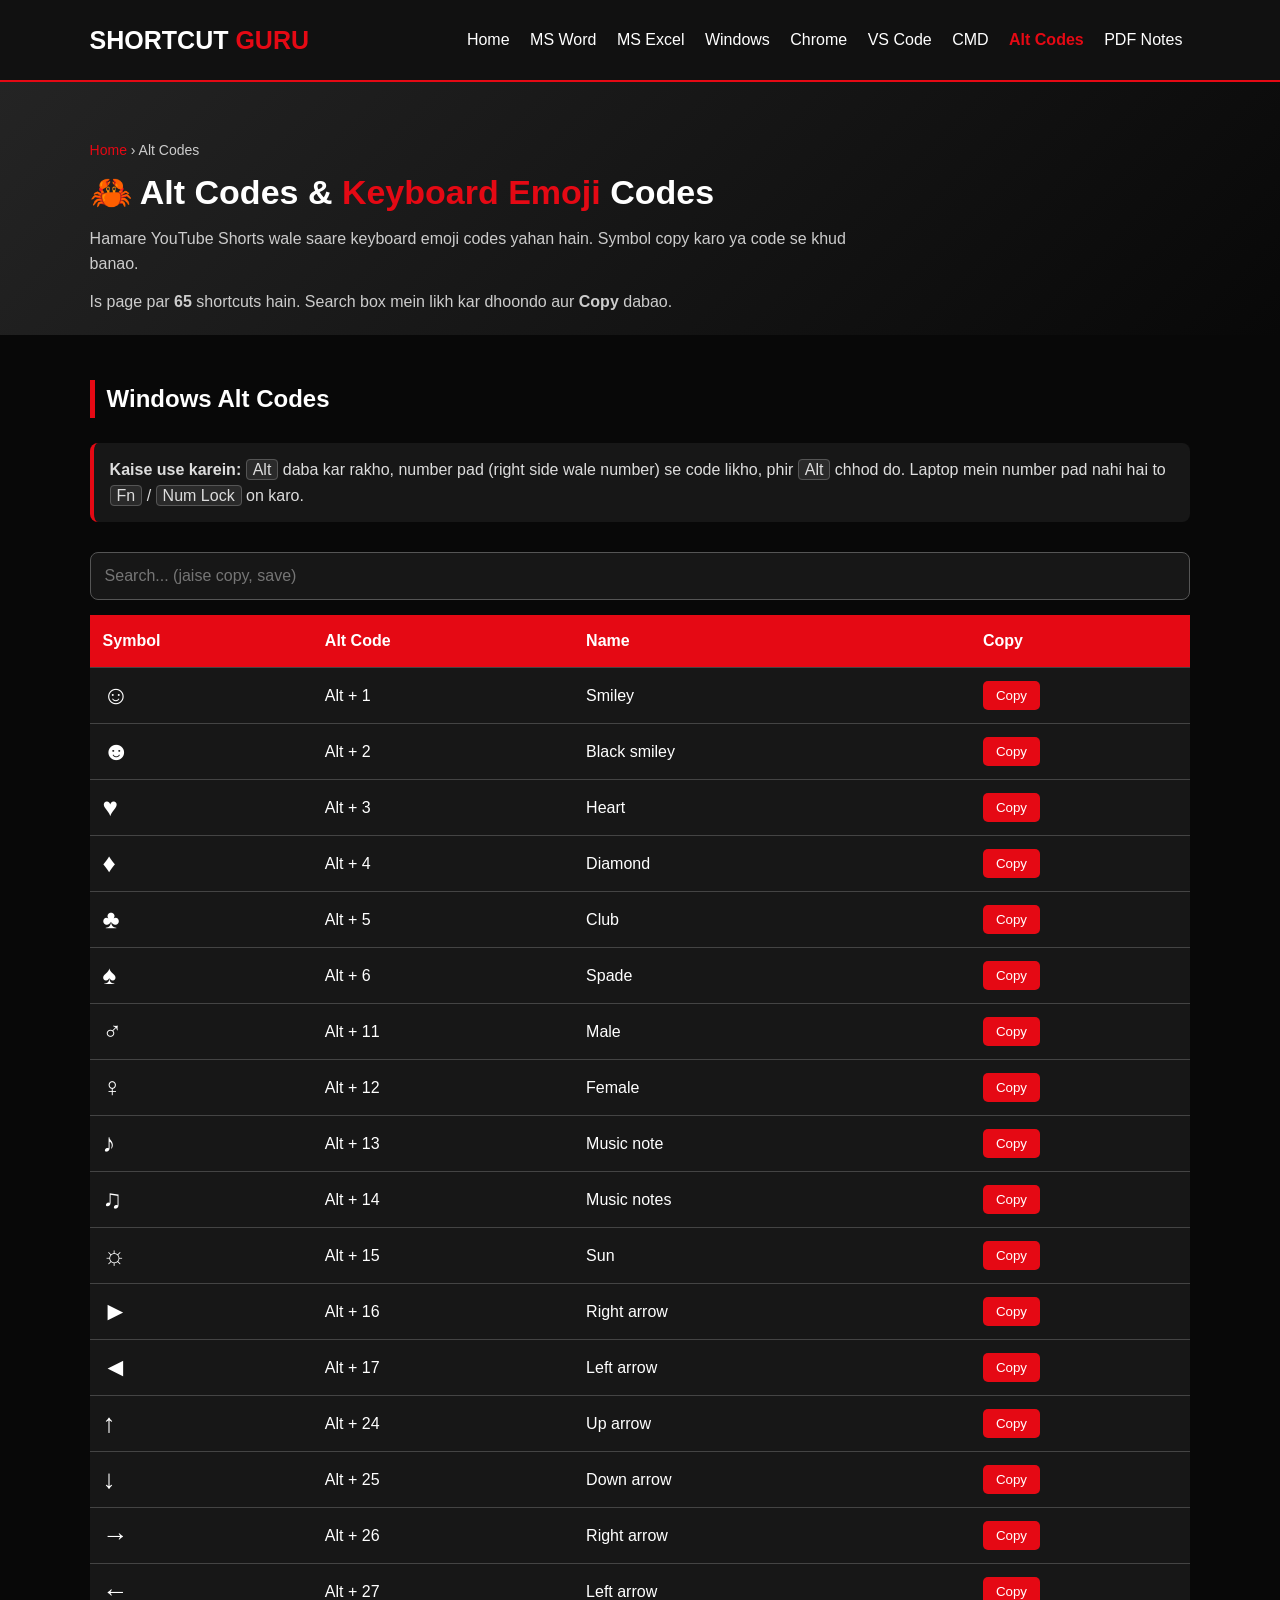
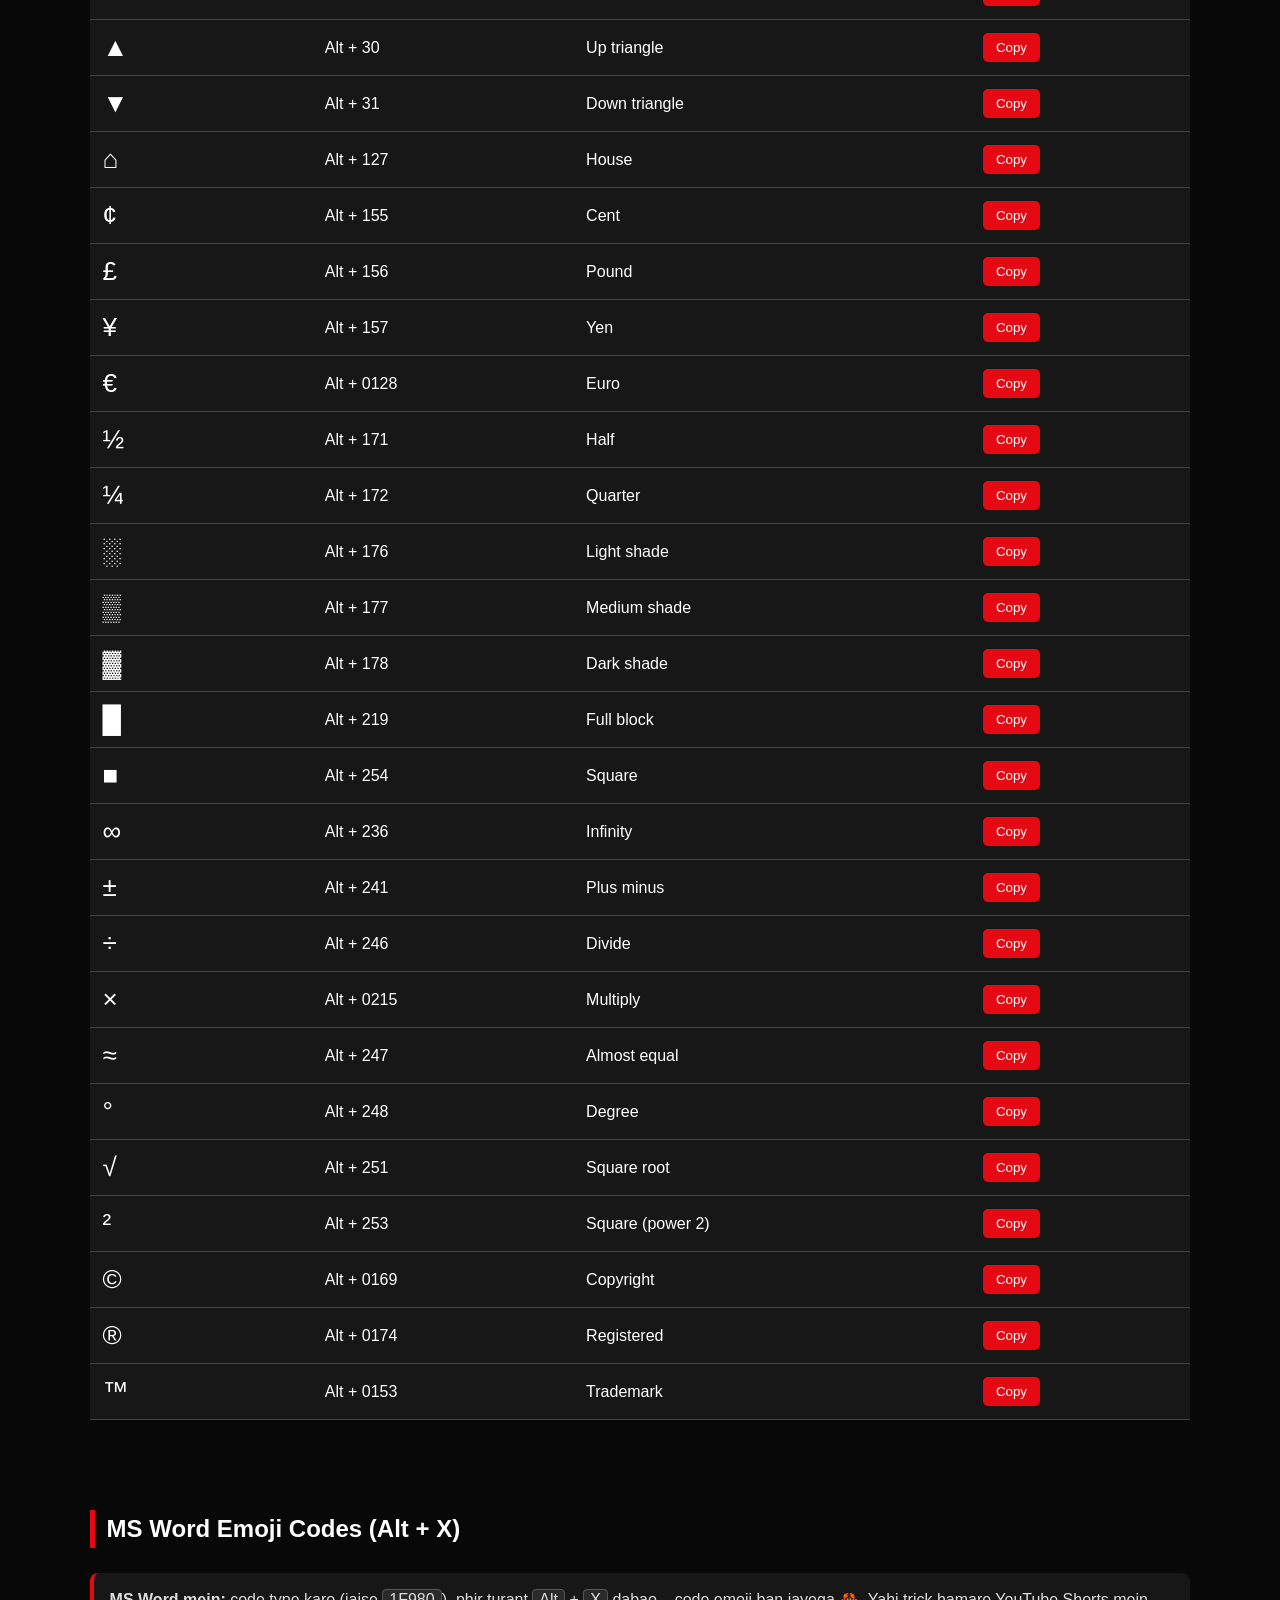
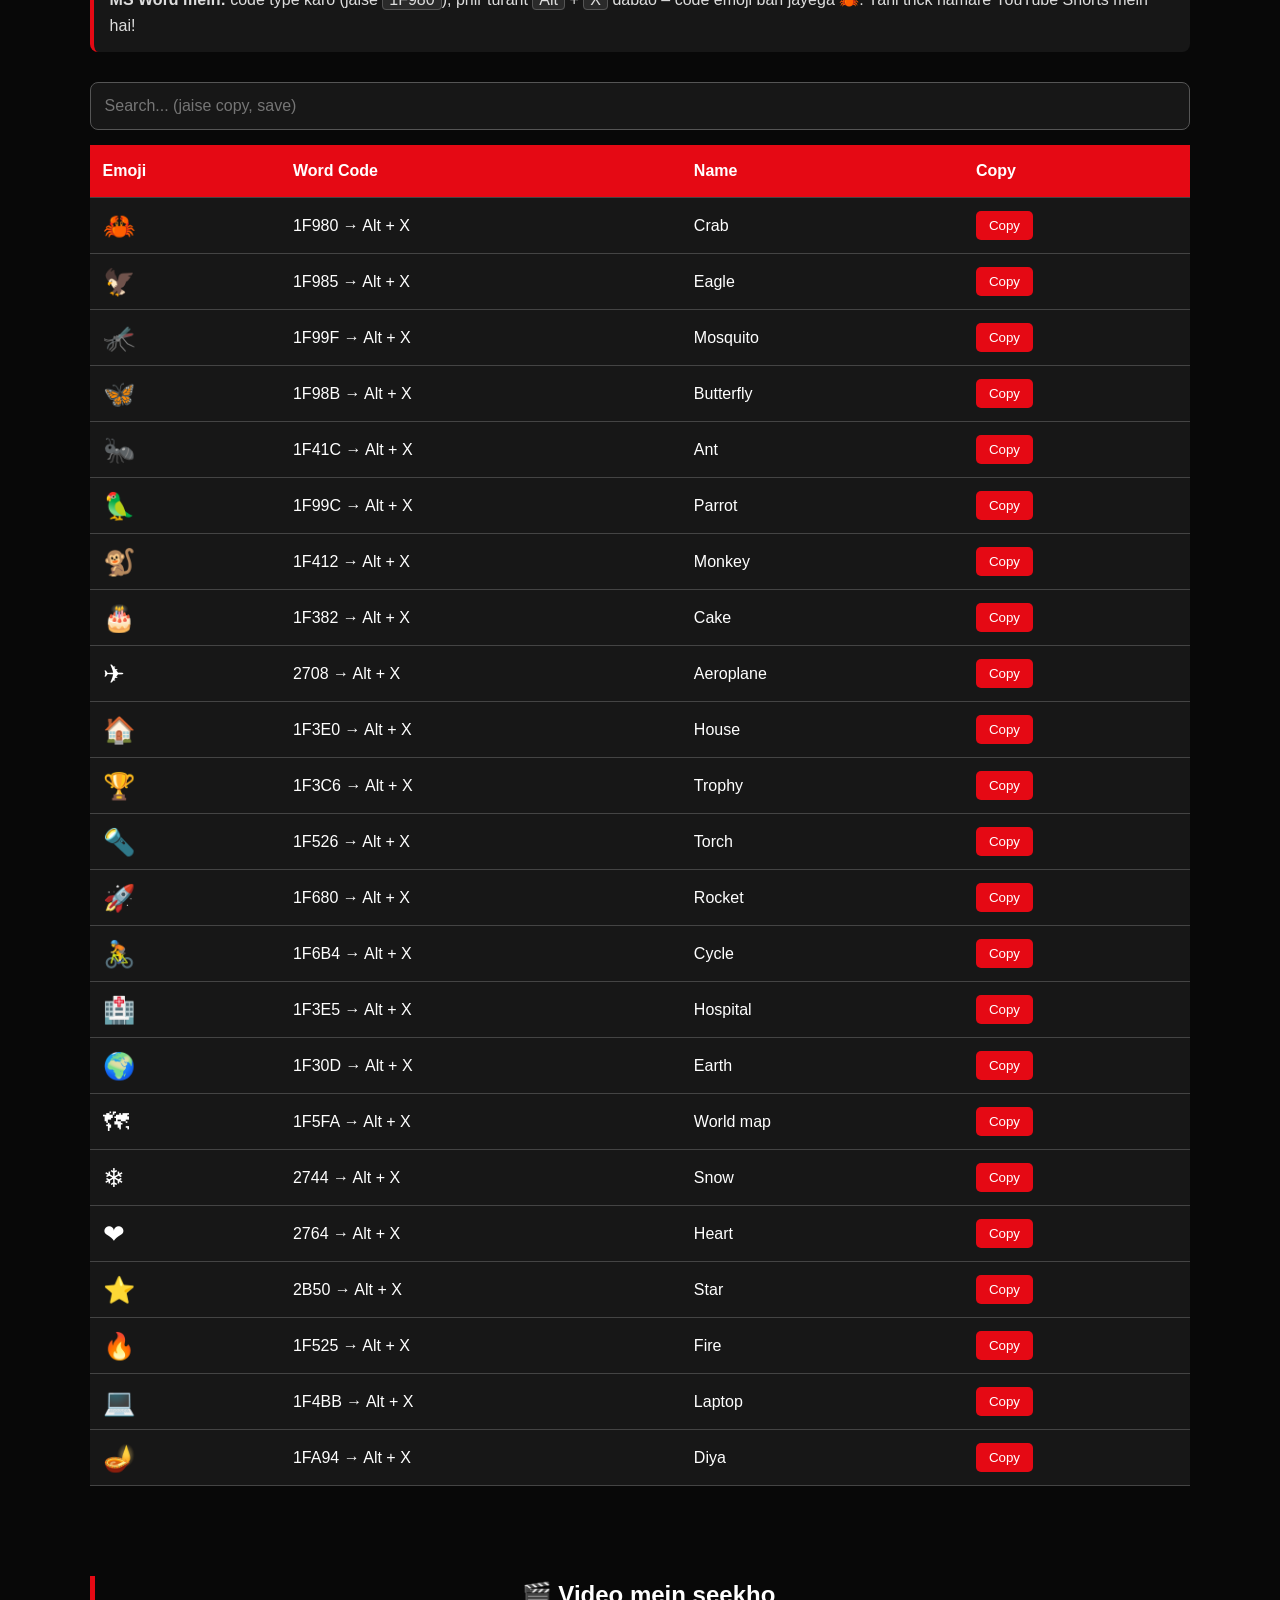
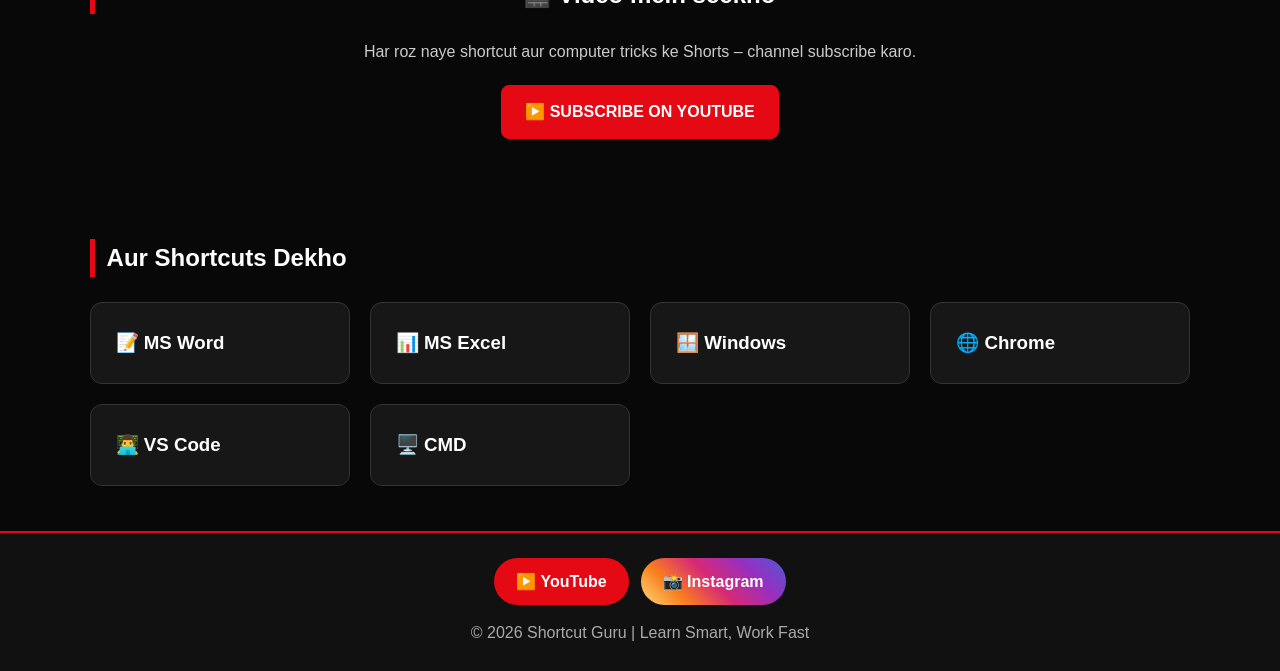
<file: alt-codes.html>
<!DOCTYPE html>
<!-- Generated by tools/build_pages.py – edit the data there, not this file. -->
<html lang="hi">
<head>
<meta charset="UTF-8">
<meta name="viewport" content="width=device-width, initial-scale=1.0">
<title>Alt Codes List &amp; MS Word Emoji Codes in Hindi (Alt + X) | Shortcut Guru</title>
<meta name="description" content="Keyboard se symbols aur emoji banao: 40+ Windows Alt codes (♥ © ° √ →) aur MS Word Alt + X emoji codes (🦀 1F980, 🦅 1F985, 🚀 1F680). Hindi mein tarika aur copy button.">
<meta name="robots" content="index, follow">
<link rel="canonical" href="https://onlyankit9259-collab.github.io/shortcut/alt-codes.html">
<meta property="og:type" content="article">
<meta property="og:site_name" content="Shortcut Guru">
<meta property="og:title" content="Alt Codes &amp; Keyboard Emoji Codes">
<meta property="og:description" content="Keyboard se symbols aur emoji banao: 40+ Windows Alt codes (♥ © ° √ →) aur MS Word Alt + X emoji codes (🦀 1F980, 🦅 1F985, 🚀 1F680). Hindi mein tarika aur copy button.">
<meta property="og:url" content="https://onlyankit9259-collab.github.io/shortcut/alt-codes.html">
<meta property="og:image" content="https://onlyankit9259-collab.github.io/shortcut/icons/icon-512.png">
<meta name="twitter:card" content="summary">
<link rel="manifest" href="/shortcut/manifest.json">
<meta name="theme-color" content="#e50914">
<link rel="icon" type="image/png" href="/shortcut/icons/icon-192.png">
<link rel="apple-touch-icon" href="/shortcut/icons/icon-192.png">
<meta name="apple-mobile-web-app-capable" content="yes">
<meta name="apple-mobile-web-app-title" content="Shortcut Guru">
<link rel="stylesheet" href="assets/site.css">
<script type="application/ld+json">{"@context": "https://schema.org", "@type": "BreadcrumbList", "itemListElement": [{"@type": "ListItem", "position": 1, "name": "Shortcut Guru", "item": "https://onlyankit9259-collab.github.io/shortcut/"}, {"@type": "ListItem", "position": 2, "name": "Alt Codes", "item": "https://onlyankit9259-collab.github.io/shortcut/alt-codes.html"}]}</script>
</head>
<body>

<header>
 <div class="logo"><a href="./">SHORTCUT <span>GURU</span></a></div>
 <nav>
  <a href="./">Home</a>
  <a href="ms-word-shortcuts.html">MS Word</a>
  <a href="ms-excel-shortcuts.html">MS Excel</a>
  <a href="windows-shortcuts.html">Windows</a>
  <a href="chrome-shortcuts.html">Chrome</a>
  <a href="vscode-shortcuts.html">VS Code</a>
  <a href="cmd-commands.html">CMD</a>
  <a href="alt-codes.html" aria-current="page">Alt Codes</a>
  <a href="./#pdfs">PDF Notes</a>
 </nav>
</header>

<main>
<section class="page-hero">
 <p class="crumb"><a href="./">Home</a> › Alt Codes</p>
 <h1>🦀 Alt Codes &amp; <span>Keyboard Emoji</span> Codes</h1>
 <p>Hamare YouTube Shorts wale saare keyboard emoji codes yahan hain. Symbol copy karo ya code se khud banao.</p>
 <p>Is page par <b>65</b> shortcuts hain. Search box mein likh kar dhoondo aur <b>Copy</b> dabao.</p>
</section>

<section>
 <h2>Windows Alt Codes</h2>
 <div class="howto"><b>Kaise use karein:</b> <kbd>Alt</kbd> daba kar rakho, number pad (right side wale number) se code likho, phir <kbd>Alt</kbd> chhod do. Laptop mein number pad nahi hai to <kbd>Fn</kbd> / <kbd>Num Lock</kbd> on karo.</div>
 <input class="search" data-table="list0" placeholder="Search... (jaise copy, save)" aria-label="Search Windows Alt Codes">
 <div class="table-wrap">
 <table>
 <thead><tr><th>Symbol</th><th>Alt Code</th><th>Name</th><th>Copy</th></tr></thead>
 <tbody id="list0">
 <tr><td class="symbol">☺</td><td>Alt + 1</td><td>Smiley</td><td><button class="copy-btn">Copy</button></td></tr>
 <tr><td class="symbol">☻</td><td>Alt + 2</td><td>Black smiley</td><td><button class="copy-btn">Copy</button></td></tr>
 <tr><td class="symbol">♥</td><td>Alt + 3</td><td>Heart</td><td><button class="copy-btn">Copy</button></td></tr>
 <tr><td class="symbol">♦</td><td>Alt + 4</td><td>Diamond</td><td><button class="copy-btn">Copy</button></td></tr>
 <tr><td class="symbol">♣</td><td>Alt + 5</td><td>Club</td><td><button class="copy-btn">Copy</button></td></tr>
 <tr><td class="symbol">♠</td><td>Alt + 6</td><td>Spade</td><td><button class="copy-btn">Copy</button></td></tr>
 <tr><td class="symbol">♂</td><td>Alt + 11</td><td>Male</td><td><button class="copy-btn">Copy</button></td></tr>
 <tr><td class="symbol">♀</td><td>Alt + 12</td><td>Female</td><td><button class="copy-btn">Copy</button></td></tr>
 <tr><td class="symbol">♪</td><td>Alt + 13</td><td>Music note</td><td><button class="copy-btn">Copy</button></td></tr>
 <tr><td class="symbol">♫</td><td>Alt + 14</td><td>Music notes</td><td><button class="copy-btn">Copy</button></td></tr>
 <tr><td class="symbol">☼</td><td>Alt + 15</td><td>Sun</td><td><button class="copy-btn">Copy</button></td></tr>
 <tr><td class="symbol">►</td><td>Alt + 16</td><td>Right arrow</td><td><button class="copy-btn">Copy</button></td></tr>
 <tr><td class="symbol">◄</td><td>Alt + 17</td><td>Left arrow</td><td><button class="copy-btn">Copy</button></td></tr>
 <tr><td class="symbol">↑</td><td>Alt + 24</td><td>Up arrow</td><td><button class="copy-btn">Copy</button></td></tr>
 <tr><td class="symbol">↓</td><td>Alt + 25</td><td>Down arrow</td><td><button class="copy-btn">Copy</button></td></tr>
 <tr><td class="symbol">→</td><td>Alt + 26</td><td>Right arrow</td><td><button class="copy-btn">Copy</button></td></tr>
 <tr><td class="symbol">←</td><td>Alt + 27</td><td>Left arrow</td><td><button class="copy-btn">Copy</button></td></tr>
 <tr><td class="symbol">▲</td><td>Alt + 30</td><td>Up triangle</td><td><button class="copy-btn">Copy</button></td></tr>
 <tr><td class="symbol">▼</td><td>Alt + 31</td><td>Down triangle</td><td><button class="copy-btn">Copy</button></td></tr>
 <tr><td class="symbol">⌂</td><td>Alt + 127</td><td>House</td><td><button class="copy-btn">Copy</button></td></tr>
 <tr><td class="symbol">¢</td><td>Alt + 155</td><td>Cent</td><td><button class="copy-btn">Copy</button></td></tr>
 <tr><td class="symbol">£</td><td>Alt + 156</td><td>Pound</td><td><button class="copy-btn">Copy</button></td></tr>
 <tr><td class="symbol">¥</td><td>Alt + 157</td><td>Yen</td><td><button class="copy-btn">Copy</button></td></tr>
 <tr><td class="symbol">€</td><td>Alt + 0128</td><td>Euro</td><td><button class="copy-btn">Copy</button></td></tr>
 <tr><td class="symbol">½</td><td>Alt + 171</td><td>Half</td><td><button class="copy-btn">Copy</button></td></tr>
 <tr><td class="symbol">¼</td><td>Alt + 172</td><td>Quarter</td><td><button class="copy-btn">Copy</button></td></tr>
 <tr><td class="symbol">░</td><td>Alt + 176</td><td>Light shade</td><td><button class="copy-btn">Copy</button></td></tr>
 <tr><td class="symbol">▒</td><td>Alt + 177</td><td>Medium shade</td><td><button class="copy-btn">Copy</button></td></tr>
 <tr><td class="symbol">▓</td><td>Alt + 178</td><td>Dark shade</td><td><button class="copy-btn">Copy</button></td></tr>
 <tr><td class="symbol">█</td><td>Alt + 219</td><td>Full block</td><td><button class="copy-btn">Copy</button></td></tr>
 <tr><td class="symbol">■</td><td>Alt + 254</td><td>Square</td><td><button class="copy-btn">Copy</button></td></tr>
 <tr><td class="symbol">∞</td><td>Alt + 236</td><td>Infinity</td><td><button class="copy-btn">Copy</button></td></tr>
 <tr><td class="symbol">±</td><td>Alt + 241</td><td>Plus minus</td><td><button class="copy-btn">Copy</button></td></tr>
 <tr><td class="symbol">÷</td><td>Alt + 246</td><td>Divide</td><td><button class="copy-btn">Copy</button></td></tr>
 <tr><td class="symbol">×</td><td>Alt + 0215</td><td>Multiply</td><td><button class="copy-btn">Copy</button></td></tr>
 <tr><td class="symbol">≈</td><td>Alt + 247</td><td>Almost equal</td><td><button class="copy-btn">Copy</button></td></tr>
 <tr><td class="symbol">°</td><td>Alt + 248</td><td>Degree</td><td><button class="copy-btn">Copy</button></td></tr>
 <tr><td class="symbol">√</td><td>Alt + 251</td><td>Square root</td><td><button class="copy-btn">Copy</button></td></tr>
 <tr><td class="symbol">²</td><td>Alt + 253</td><td>Square (power 2)</td><td><button class="copy-btn">Copy</button></td></tr>
 <tr><td class="symbol">©</td><td>Alt + 0169</td><td>Copyright</td><td><button class="copy-btn">Copy</button></td></tr>
 <tr><td class="symbol">®</td><td>Alt + 0174</td><td>Registered</td><td><button class="copy-btn">Copy</button></td></tr>
 <tr><td class="symbol">™</td><td>Alt + 0153</td><td>Trademark</td><td><button class="copy-btn">Copy</button></td></tr>
 </tbody>
 </table>
 </div>
</section>
<section>
 <h2>MS Word Emoji Codes (Alt + X)</h2>
 <div class="howto"><b>MS Word mein:</b> code type karo (jaise <kbd>1F980</kbd>), phir turant <kbd>Alt</kbd> + <kbd>X</kbd> dabao – code emoji ban jayega 🦀. Yahi trick hamare YouTube Shorts mein hai!</div>
 <input class="search" data-table="list1" placeholder="Search... (jaise copy, save)" aria-label="Search MS Word Emoji Codes (Alt + X)">
 <div class="table-wrap">
 <table>
 <thead><tr><th>Emoji</th><th>Word Code</th><th>Name</th><th>Copy</th></tr></thead>
 <tbody id="list1">
 <tr><td class="symbol">🦀</td><td>1F980 → Alt + X</td><td>Crab</td><td><button class="copy-btn">Copy</button></td></tr>
 <tr><td class="symbol">🦅</td><td>1F985 → Alt + X</td><td>Eagle</td><td><button class="copy-btn">Copy</button></td></tr>
 <tr><td class="symbol">🦟</td><td>1F99F → Alt + X</td><td>Mosquito</td><td><button class="copy-btn">Copy</button></td></tr>
 <tr><td class="symbol">🦋</td><td>1F98B → Alt + X</td><td>Butterfly</td><td><button class="copy-btn">Copy</button></td></tr>
 <tr><td class="symbol">🐜</td><td>1F41C → Alt + X</td><td>Ant</td><td><button class="copy-btn">Copy</button></td></tr>
 <tr><td class="symbol">🦜</td><td>1F99C → Alt + X</td><td>Parrot</td><td><button class="copy-btn">Copy</button></td></tr>
 <tr><td class="symbol">🐒</td><td>1F412 → Alt + X</td><td>Monkey</td><td><button class="copy-btn">Copy</button></td></tr>
 <tr><td class="symbol">🎂</td><td>1F382 → Alt + X</td><td>Cake</td><td><button class="copy-btn">Copy</button></td></tr>
 <tr><td class="symbol">✈</td><td>2708 → Alt + X</td><td>Aeroplane</td><td><button class="copy-btn">Copy</button></td></tr>
 <tr><td class="symbol">🏠</td><td>1F3E0 → Alt + X</td><td>House</td><td><button class="copy-btn">Copy</button></td></tr>
 <tr><td class="symbol">🏆</td><td>1F3C6 → Alt + X</td><td>Trophy</td><td><button class="copy-btn">Copy</button></td></tr>
 <tr><td class="symbol">🔦</td><td>1F526 → Alt + X</td><td>Torch</td><td><button class="copy-btn">Copy</button></td></tr>
 <tr><td class="symbol">🚀</td><td>1F680 → Alt + X</td><td>Rocket</td><td><button class="copy-btn">Copy</button></td></tr>
 <tr><td class="symbol">🚴</td><td>1F6B4 → Alt + X</td><td>Cycle</td><td><button class="copy-btn">Copy</button></td></tr>
 <tr><td class="symbol">🏥</td><td>1F3E5 → Alt + X</td><td>Hospital</td><td><button class="copy-btn">Copy</button></td></tr>
 <tr><td class="symbol">🌍</td><td>1F30D → Alt + X</td><td>Earth</td><td><button class="copy-btn">Copy</button></td></tr>
 <tr><td class="symbol">🗺</td><td>1F5FA → Alt + X</td><td>World map</td><td><button class="copy-btn">Copy</button></td></tr>
 <tr><td class="symbol">❄</td><td>2744 → Alt + X</td><td>Snow</td><td><button class="copy-btn">Copy</button></td></tr>
 <tr><td class="symbol">❤</td><td>2764 → Alt + X</td><td>Heart</td><td><button class="copy-btn">Copy</button></td></tr>
 <tr><td class="symbol">⭐</td><td>2B50 → Alt + X</td><td>Star</td><td><button class="copy-btn">Copy</button></td></tr>
 <tr><td class="symbol">🔥</td><td>1F525 → Alt + X</td><td>Fire</td><td><button class="copy-btn">Copy</button></td></tr>
 <tr><td class="symbol">💻</td><td>1F4BB → Alt + X</td><td>Laptop</td><td><button class="copy-btn">Copy</button></td></tr>
 <tr><td class="symbol">🪔</td><td>1FA94 → Alt + X</td><td>Diya</td><td><button class="copy-btn">Copy</button></td></tr>
 </tbody>
 </table>
 </div>
</section>
<section class="cta">
 <h2>🎬 Video mein seekho</h2>
 <p>Har roz naye shortcut aur computer tricks ke Shorts – channel subscribe karo.</p>
 <a class="btn" href="https://youtube.com/@shortcutguru_sg" target="_blank" rel="noopener noreferrer">▶️ SUBSCRIBE ON YOUTUBE</a>
</section>

<section>
 <h2>Aur Shortcuts Dekho</h2>
 <div class="grid">
  <a class="card" href="ms-word-shortcuts.html"><h3>📝 MS Word</h3></a>
  <a class="card" href="ms-excel-shortcuts.html"><h3>📊 MS Excel</h3></a>
  <a class="card" href="windows-shortcuts.html"><h3>🪟 Windows</h3></a>
  <a class="card" href="chrome-shortcuts.html"><h3>🌐 Chrome</h3></a>
  <a class="card" href="vscode-shortcuts.html"><h3>👨‍💻 VS Code</h3></a>
  <a class="card" href="cmd-commands.html"><h3>🖥️ CMD</h3></a>
 </div>
</section>
</main>

<footer>
 <div class="social">
  <a class="yt" href="https://youtube.com/@shortcutguru_sg" target="_blank" rel="noopener noreferrer">▶️ YouTube</a>
  <a class="ig" href="https://www.instagram.com/shortcutguru_sg/" target="_blank" rel="noopener noreferrer">📸 Instagram</a>
 </div>
 <p>© 2026 Shortcut Guru | Learn Smart, Work Fast</p>
</footer>

<script>
document.querySelectorAll("input.search").forEach(function(input){
 var rows=document.querySelectorAll("#"+input.dataset.table+" tr");
 input.addEventListener("input",function(){
  var v=this.value.toLowerCase();
  rows.forEach(function(r){ r.hidden=!r.textContent.toLowerCase().includes(v); });
 });
});
document.querySelectorAll(".copy-btn").forEach(function(b){
 b.addEventListener("click",async function(){
  var v=this.closest("tr").cells[0].textContent.trim();
  try{ await navigator.clipboard.writeText(v); this.textContent="Copied!"; }
  catch(e){ this.textContent="Failed"; }
  var btn=this; setTimeout(function(){ btn.textContent="Copy"; },1200);
 });
});
if ("serviceWorker" in navigator) {
  // Reload once when an updated service worker takes over an open page.
  const hadController = !!navigator.serviceWorker.controller;
  let reloaded = false;
  navigator.serviceWorker.addEventListener("controllerchange", () => {
    if (hadController && !reloaded) { reloaded = true; window.location.reload(); }
  });
  window.addEventListener("load", () => {
    navigator.serviceWorker.register("/shortcut/service-worker.js", { updateViaCache: "none" })
      .then((reg) => reg.update())
      .catch((error) => console.log("Service Worker Error:", error));
  });
}
</script>
</body>
</html>
</file>
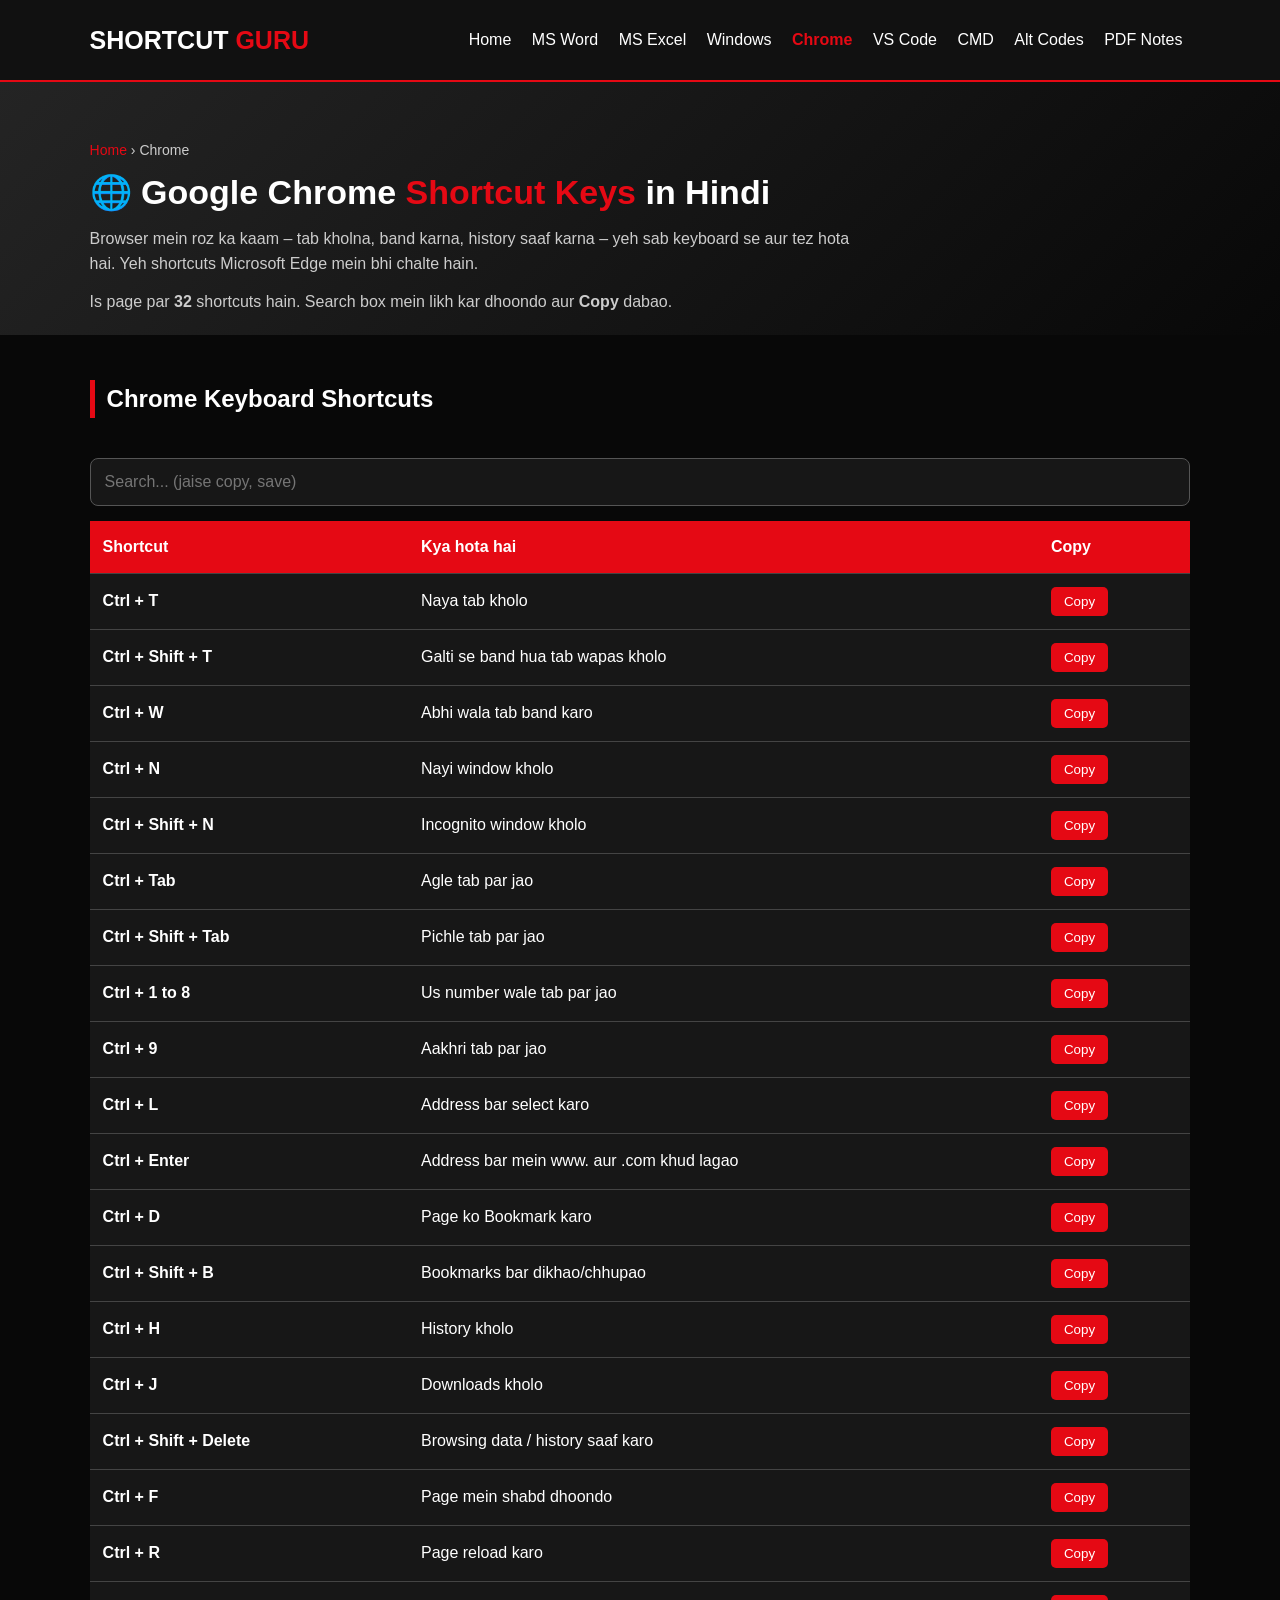
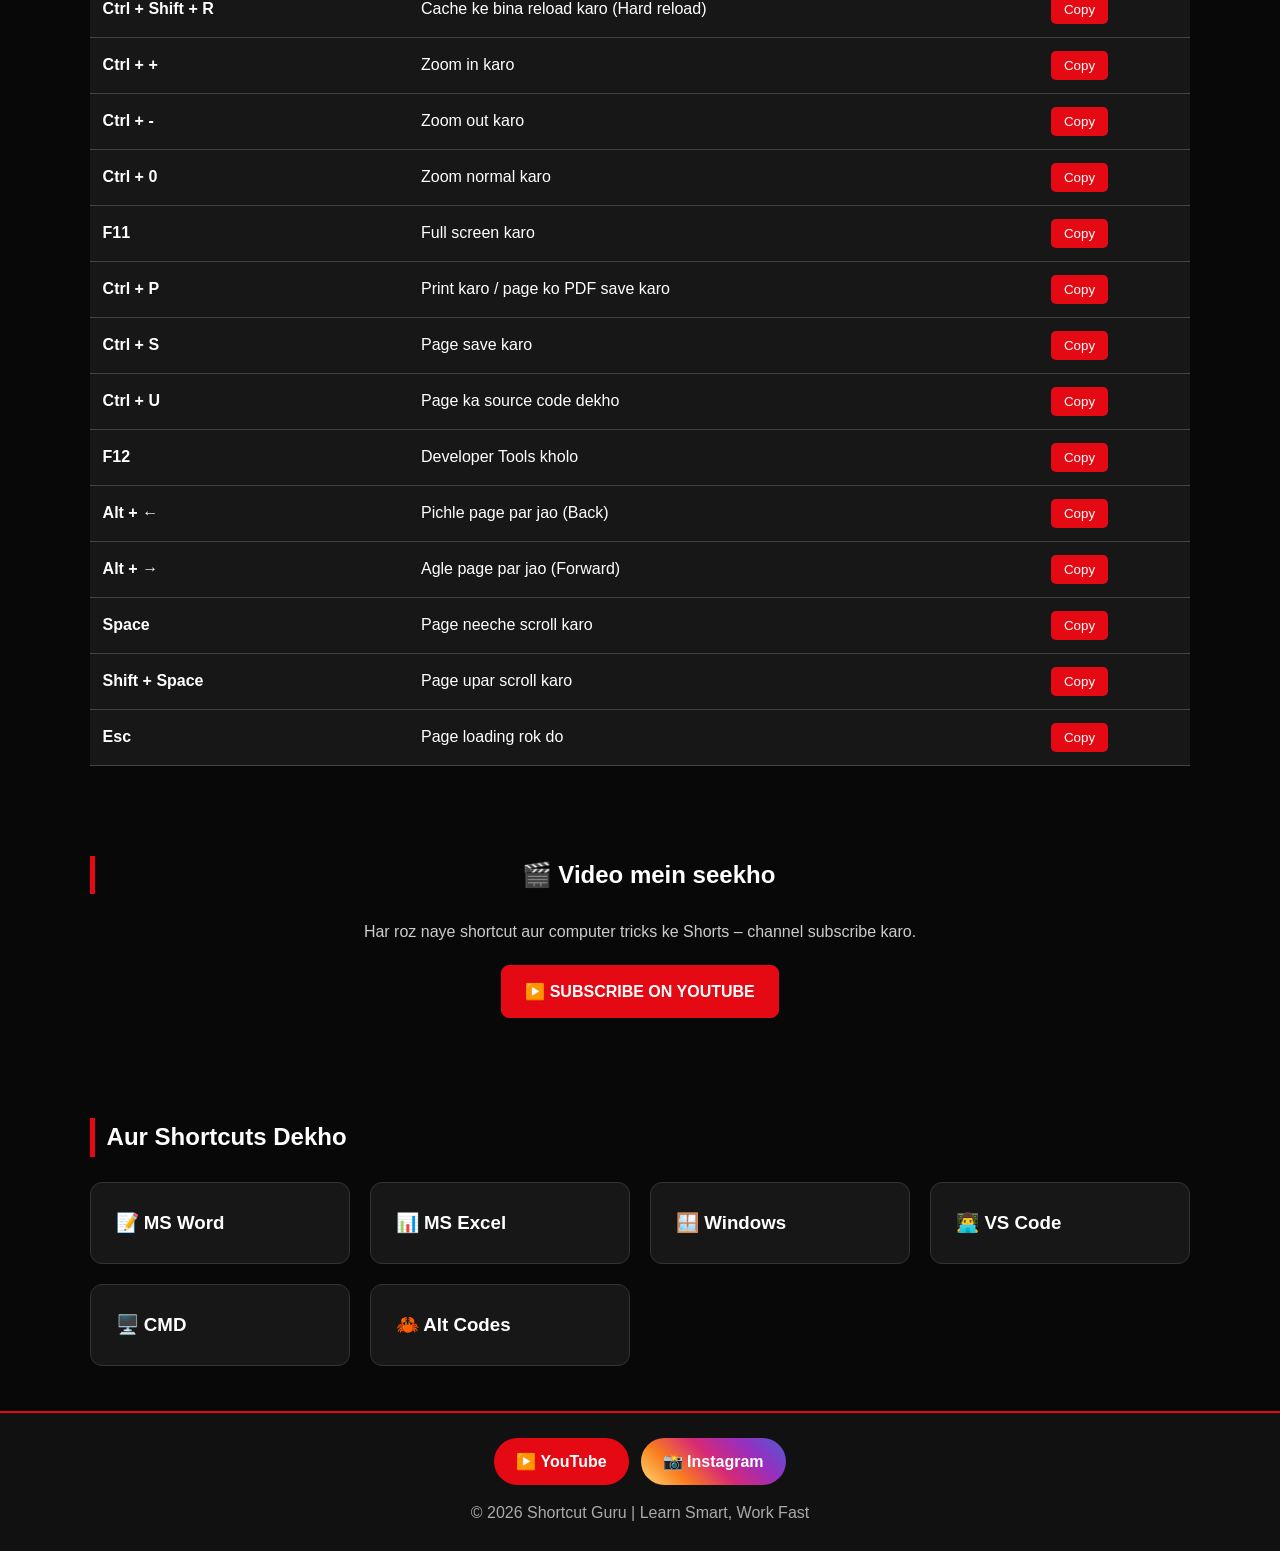
<file: chrome-shortcuts.html>
<!DOCTYPE html>
<!-- Generated by tools/build_pages.py – edit the data there, not this file. -->
<html lang="hi">
<head>
<meta charset="UTF-8">
<meta name="viewport" content="width=device-width, initial-scale=1.0">
<title>Google Chrome Shortcut Keys in Hindi – 30+ Browser Shortcuts | Shortcut Guru</title>
<meta name="description" content="Google Chrome ke 30+ shortcut keys Hindi mein: band tab wapas kholo, Incognito, History, Downloads, Zoom, Page ko PDF save karo aur bahut kuch.">
<meta name="robots" content="index, follow">
<link rel="canonical" href="https://onlyankit9259-collab.github.io/shortcut/chrome-shortcuts.html">
<meta property="og:type" content="article">
<meta property="og:site_name" content="Shortcut Guru">
<meta property="og:title" content="Google Chrome Shortcut Keys in Hindi">
<meta property="og:description" content="Google Chrome ke 30+ shortcut keys Hindi mein: band tab wapas kholo, Incognito, History, Downloads, Zoom, Page ko PDF save karo aur bahut kuch.">
<meta property="og:url" content="https://onlyankit9259-collab.github.io/shortcut/chrome-shortcuts.html">
<meta property="og:image" content="https://onlyankit9259-collab.github.io/shortcut/icons/icon-512.png">
<meta name="twitter:card" content="summary">
<link rel="manifest" href="/shortcut/manifest.json">
<meta name="theme-color" content="#e50914">
<link rel="icon" type="image/png" href="/shortcut/icons/icon-192.png">
<link rel="apple-touch-icon" href="/shortcut/icons/icon-192.png">
<meta name="apple-mobile-web-app-capable" content="yes">
<meta name="apple-mobile-web-app-title" content="Shortcut Guru">
<link rel="stylesheet" href="assets/site.css">
<script type="application/ld+json">{"@context": "https://schema.org", "@type": "BreadcrumbList", "itemListElement": [{"@type": "ListItem", "position": 1, "name": "Shortcut Guru", "item": "https://onlyankit9259-collab.github.io/shortcut/"}, {"@type": "ListItem", "position": 2, "name": "Chrome", "item": "https://onlyankit9259-collab.github.io/shortcut/chrome-shortcuts.html"}]}</script>
</head>
<body>

<header>
 <div class="logo"><a href="./">SHORTCUT <span>GURU</span></a></div>
 <nav>
  <a href="./">Home</a>
  <a href="ms-word-shortcuts.html">MS Word</a>
  <a href="ms-excel-shortcuts.html">MS Excel</a>
  <a href="windows-shortcuts.html">Windows</a>
  <a href="chrome-shortcuts.html" aria-current="page">Chrome</a>
  <a href="vscode-shortcuts.html">VS Code</a>
  <a href="cmd-commands.html">CMD</a>
  <a href="alt-codes.html">Alt Codes</a>
  <a href="./#pdfs">PDF Notes</a>
 </nav>
</header>

<main>
<section class="page-hero">
 <p class="crumb"><a href="./">Home</a> › Chrome</p>
 <h1>🌐 Google Chrome <span>Shortcut Keys</span> in Hindi</h1>
 <p>Browser mein roz ka kaam – tab kholna, band karna, history saaf karna – yeh sab keyboard se aur tez hota hai. Yeh shortcuts Microsoft Edge mein bhi chalte hain.</p>
 <p>Is page par <b>32</b> shortcuts hain. Search box mein likh kar dhoondo aur <b>Copy</b> dabao.</p>
</section>

<section>
 <h2>Chrome Keyboard Shortcuts</h2>
 <input class="search" data-table="list0" placeholder="Search... (jaise copy, save)" aria-label="Search Chrome Keyboard Shortcuts">
 <div class="table-wrap">
 <table>
 <thead><tr><th>Shortcut</th><th>Kya hota hai</th><th>Copy</th></tr></thead>
 <tbody id="list0">
 <tr><td class="keys">Ctrl + T</td><td>Naya tab kholo</td><td><button class="copy-btn">Copy</button></td></tr>
 <tr><td class="keys">Ctrl + Shift + T</td><td>Galti se band hua tab wapas kholo</td><td><button class="copy-btn">Copy</button></td></tr>
 <tr><td class="keys">Ctrl + W</td><td>Abhi wala tab band karo</td><td><button class="copy-btn">Copy</button></td></tr>
 <tr><td class="keys">Ctrl + N</td><td>Nayi window kholo</td><td><button class="copy-btn">Copy</button></td></tr>
 <tr><td class="keys">Ctrl + Shift + N</td><td>Incognito window kholo</td><td><button class="copy-btn">Copy</button></td></tr>
 <tr><td class="keys">Ctrl + Tab</td><td>Agle tab par jao</td><td><button class="copy-btn">Copy</button></td></tr>
 <tr><td class="keys">Ctrl + Shift + Tab</td><td>Pichle tab par jao</td><td><button class="copy-btn">Copy</button></td></tr>
 <tr><td class="keys">Ctrl + 1 to 8</td><td>Us number wale tab par jao</td><td><button class="copy-btn">Copy</button></td></tr>
 <tr><td class="keys">Ctrl + 9</td><td>Aakhri tab par jao</td><td><button class="copy-btn">Copy</button></td></tr>
 <tr><td class="keys">Ctrl + L</td><td>Address bar select karo</td><td><button class="copy-btn">Copy</button></td></tr>
 <tr><td class="keys">Ctrl + Enter</td><td>Address bar mein www. aur .com khud lagao</td><td><button class="copy-btn">Copy</button></td></tr>
 <tr><td class="keys">Ctrl + D</td><td>Page ko Bookmark karo</td><td><button class="copy-btn">Copy</button></td></tr>
 <tr><td class="keys">Ctrl + Shift + B</td><td>Bookmarks bar dikhao/chhupao</td><td><button class="copy-btn">Copy</button></td></tr>
 <tr><td class="keys">Ctrl + H</td><td>History kholo</td><td><button class="copy-btn">Copy</button></td></tr>
 <tr><td class="keys">Ctrl + J</td><td>Downloads kholo</td><td><button class="copy-btn">Copy</button></td></tr>
 <tr><td class="keys">Ctrl + Shift + Delete</td><td>Browsing data / history saaf karo</td><td><button class="copy-btn">Copy</button></td></tr>
 <tr><td class="keys">Ctrl + F</td><td>Page mein shabd dhoondo</td><td><button class="copy-btn">Copy</button></td></tr>
 <tr><td class="keys">Ctrl + R</td><td>Page reload karo</td><td><button class="copy-btn">Copy</button></td></tr>
 <tr><td class="keys">Ctrl + Shift + R</td><td>Cache ke bina reload karo (Hard reload)</td><td><button class="copy-btn">Copy</button></td></tr>
 <tr><td class="keys">Ctrl + +</td><td>Zoom in karo</td><td><button class="copy-btn">Copy</button></td></tr>
 <tr><td class="keys">Ctrl + -</td><td>Zoom out karo</td><td><button class="copy-btn">Copy</button></td></tr>
 <tr><td class="keys">Ctrl + 0</td><td>Zoom normal karo</td><td><button class="copy-btn">Copy</button></td></tr>
 <tr><td class="keys">F11</td><td>Full screen karo</td><td><button class="copy-btn">Copy</button></td></tr>
 <tr><td class="keys">Ctrl + P</td><td>Print karo / page ko PDF save karo</td><td><button class="copy-btn">Copy</button></td></tr>
 <tr><td class="keys">Ctrl + S</td><td>Page save karo</td><td><button class="copy-btn">Copy</button></td></tr>
 <tr><td class="keys">Ctrl + U</td><td>Page ka source code dekho</td><td><button class="copy-btn">Copy</button></td></tr>
 <tr><td class="keys">F12</td><td>Developer Tools kholo</td><td><button class="copy-btn">Copy</button></td></tr>
 <tr><td class="keys">Alt + ←</td><td>Pichle page par jao (Back)</td><td><button class="copy-btn">Copy</button></td></tr>
 <tr><td class="keys">Alt + →</td><td>Agle page par jao (Forward)</td><td><button class="copy-btn">Copy</button></td></tr>
 <tr><td class="keys">Space</td><td>Page neeche scroll karo</td><td><button class="copy-btn">Copy</button></td></tr>
 <tr><td class="keys">Shift + Space</td><td>Page upar scroll karo</td><td><button class="copy-btn">Copy</button></td></tr>
 <tr><td class="keys">Esc</td><td>Page loading rok do</td><td><button class="copy-btn">Copy</button></td></tr>
 </tbody>
 </table>
 </div>
</section>
<section class="cta">
 <h2>🎬 Video mein seekho</h2>
 <p>Har roz naye shortcut aur computer tricks ke Shorts – channel subscribe karo.</p>
 <a class="btn" href="https://youtube.com/@shortcutguru_sg" target="_blank" rel="noopener noreferrer">▶️ SUBSCRIBE ON YOUTUBE</a>
</section>

<section>
 <h2>Aur Shortcuts Dekho</h2>
 <div class="grid">
  <a class="card" href="ms-word-shortcuts.html"><h3>📝 MS Word</h3></a>
  <a class="card" href="ms-excel-shortcuts.html"><h3>📊 MS Excel</h3></a>
  <a class="card" href="windows-shortcuts.html"><h3>🪟 Windows</h3></a>
  <a class="card" href="vscode-shortcuts.html"><h3>👨‍💻 VS Code</h3></a>
  <a class="card" href="cmd-commands.html"><h3>🖥️ CMD</h3></a>
  <a class="card" href="alt-codes.html"><h3>🦀 Alt Codes</h3></a>
 </div>
</section>
</main>

<footer>
 <div class="social">
  <a class="yt" href="https://youtube.com/@shortcutguru_sg" target="_blank" rel="noopener noreferrer">▶️ YouTube</a>
  <a class="ig" href="https://www.instagram.com/shortcutguru_sg/" target="_blank" rel="noopener noreferrer">📸 Instagram</a>
 </div>
 <p>© 2026 Shortcut Guru | Learn Smart, Work Fast</p>
</footer>

<script>
document.querySelectorAll("input.search").forEach(function(input){
 var rows=document.querySelectorAll("#"+input.dataset.table+" tr");
 input.addEventListener("input",function(){
  var v=this.value.toLowerCase();
  rows.forEach(function(r){ r.hidden=!r.textContent.toLowerCase().includes(v); });
 });
});
document.querySelectorAll(".copy-btn").forEach(function(b){
 b.addEventListener("click",async function(){
  var v=this.closest("tr").cells[0].textContent.trim();
  try{ await navigator.clipboard.writeText(v); this.textContent="Copied!"; }
  catch(e){ this.textContent="Failed"; }
  var btn=this; setTimeout(function(){ btn.textContent="Copy"; },1200);
 });
});
if ("serviceWorker" in navigator) {
  // Reload once when an updated service worker takes over an open page.
  const hadController = !!navigator.serviceWorker.controller;
  let reloaded = false;
  navigator.serviceWorker.addEventListener("controllerchange", () => {
    if (hadController && !reloaded) { reloaded = true; window.location.reload(); }
  });
  window.addEventListener("load", () => {
    navigator.serviceWorker.register("/shortcut/service-worker.js", { updateViaCache: "none" })
      .then((reg) => reg.update())
      .catch((error) => console.log("Service Worker Error:", error));
  });
}
</script>
</body>
</html>
</file>
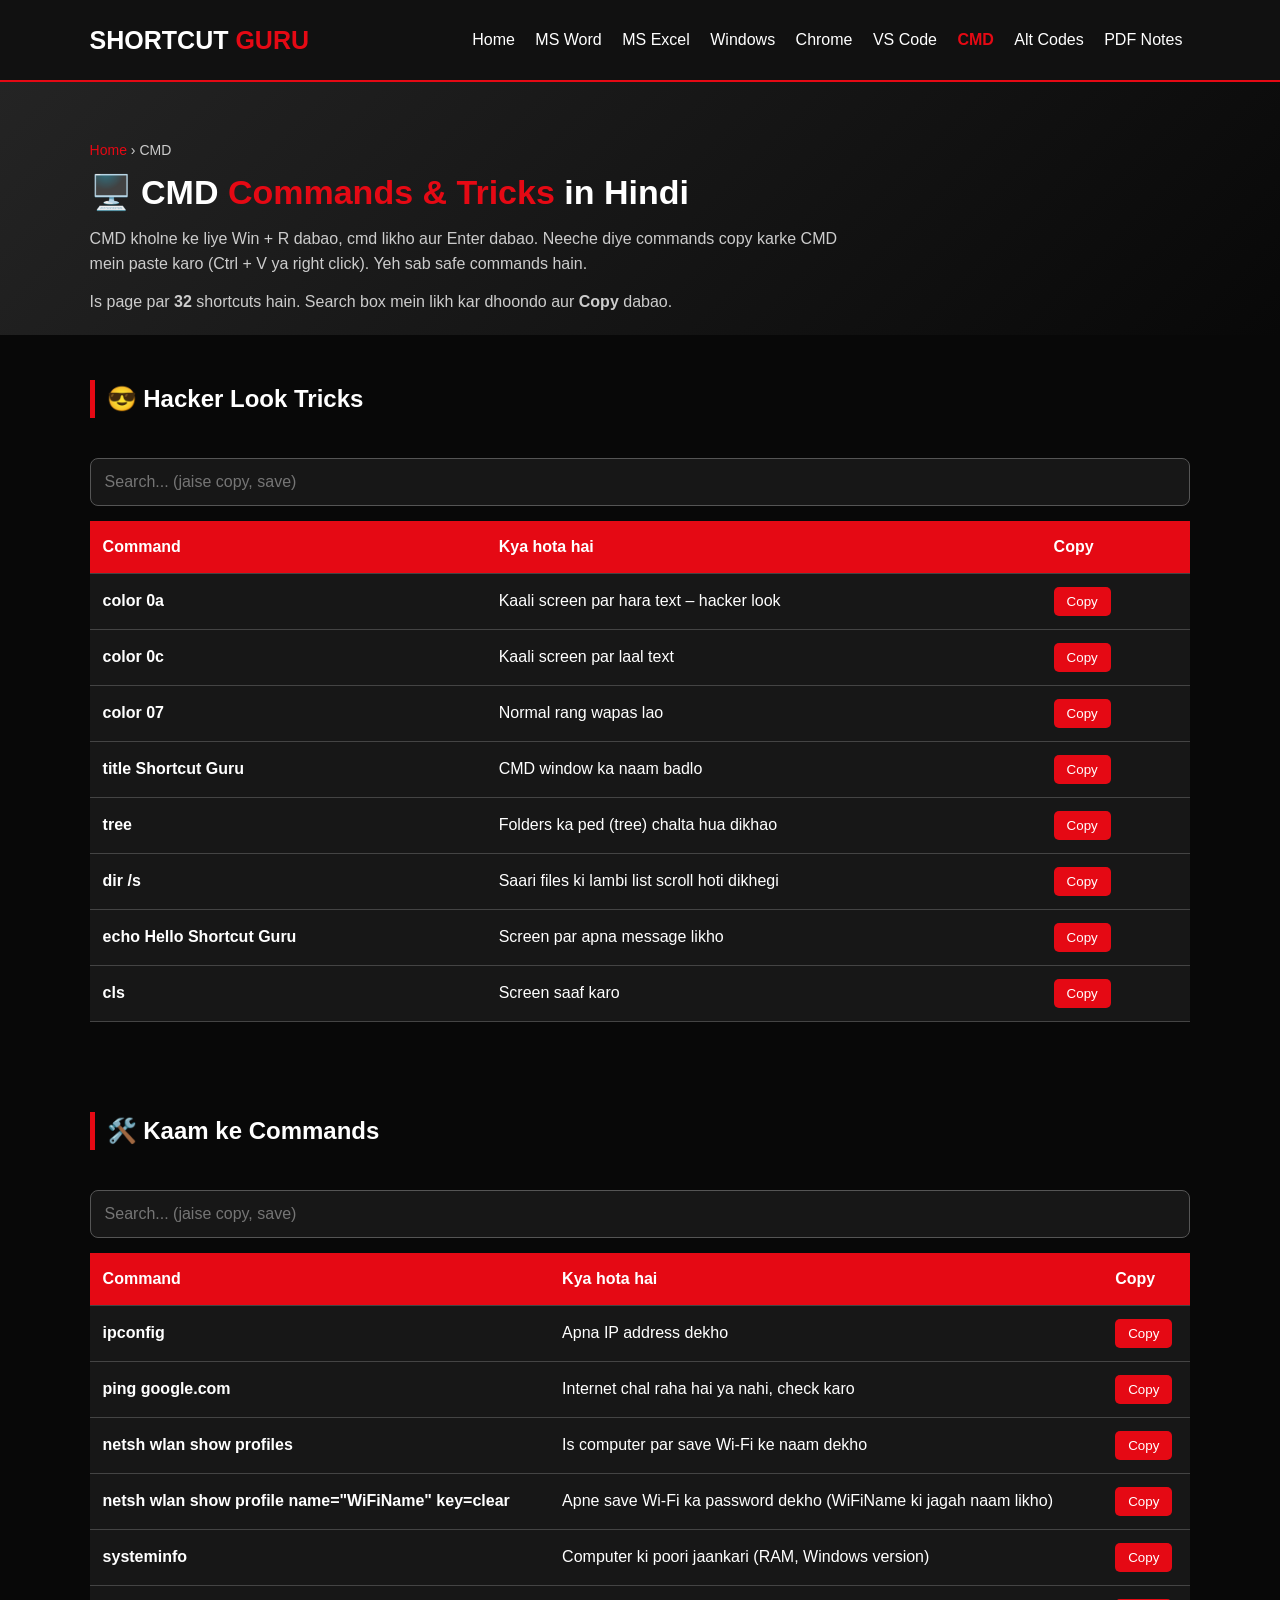
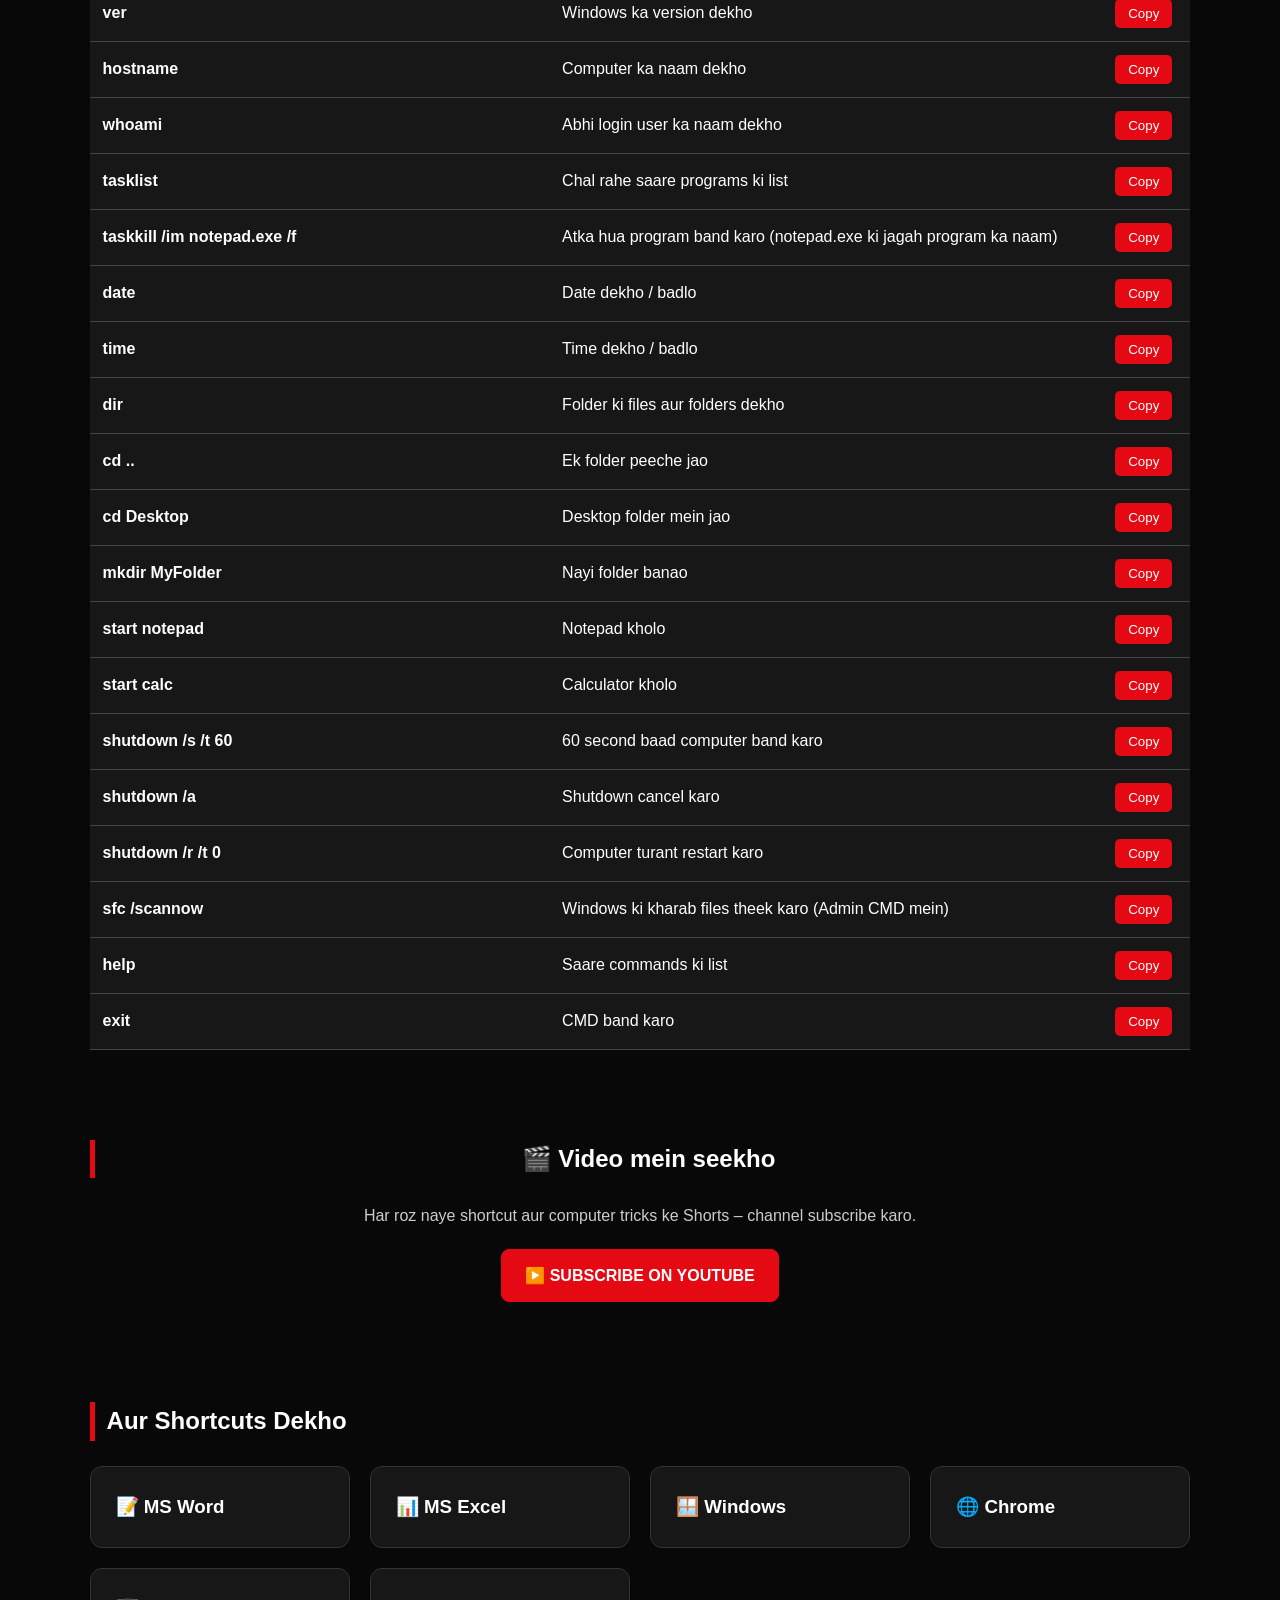
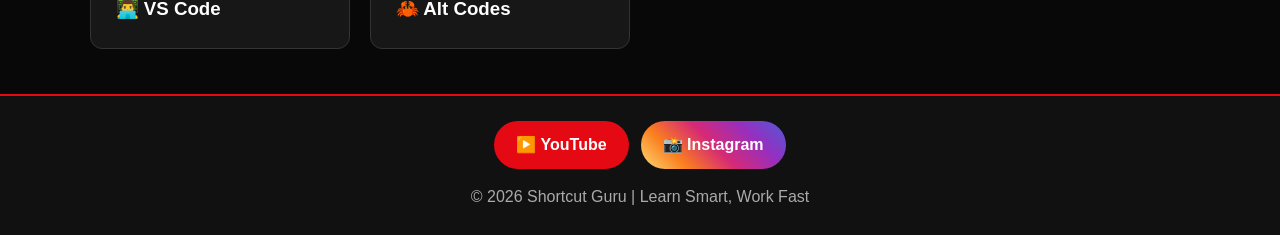
<file: cmd-commands.html>
<!DOCTYPE html>
<!-- Generated by tools/build_pages.py – edit the data there, not this file. -->
<html lang="hi">
<head>
<meta charset="UTF-8">
<meta name="viewport" content="width=device-width, initial-scale=1.0">
<title>CMD Commands &amp; Tricks in Hindi – 30+ Command Prompt Commands | Shortcut Guru</title>
<meta name="description" content="Windows Command Prompt (CMD) ke 30+ kaam ke commands aur hacker-look tricks Hindi mein: ipconfig, ping, Wi-Fi password dekhna, systeminfo, color 0a, tree aur bahut kuch.">
<meta name="robots" content="index, follow">
<link rel="canonical" href="https://onlyankit9259-collab.github.io/shortcut/cmd-commands.html">
<meta property="og:type" content="article">
<meta property="og:site_name" content="Shortcut Guru">
<meta property="og:title" content="CMD Commands &amp; Tricks in Hindi">
<meta property="og:description" content="Windows Command Prompt (CMD) ke 30+ kaam ke commands aur hacker-look tricks Hindi mein: ipconfig, ping, Wi-Fi password dekhna, systeminfo, color 0a, tree aur bahut kuch.">
<meta property="og:url" content="https://onlyankit9259-collab.github.io/shortcut/cmd-commands.html">
<meta property="og:image" content="https://onlyankit9259-collab.github.io/shortcut/icons/icon-512.png">
<meta name="twitter:card" content="summary">
<link rel="manifest" href="/shortcut/manifest.json">
<meta name="theme-color" content="#e50914">
<link rel="icon" type="image/png" href="/shortcut/icons/icon-192.png">
<link rel="apple-touch-icon" href="/shortcut/icons/icon-192.png">
<meta name="apple-mobile-web-app-capable" content="yes">
<meta name="apple-mobile-web-app-title" content="Shortcut Guru">
<link rel="stylesheet" href="assets/site.css">
<script type="application/ld+json">{"@context": "https://schema.org", "@type": "BreadcrumbList", "itemListElement": [{"@type": "ListItem", "position": 1, "name": "Shortcut Guru", "item": "https://onlyankit9259-collab.github.io/shortcut/"}, {"@type": "ListItem", "position": 2, "name": "CMD", "item": "https://onlyankit9259-collab.github.io/shortcut/cmd-commands.html"}]}</script>
</head>
<body>

<header>
 <div class="logo"><a href="./">SHORTCUT <span>GURU</span></a></div>
 <nav>
  <a href="./">Home</a>
  <a href="ms-word-shortcuts.html">MS Word</a>
  <a href="ms-excel-shortcuts.html">MS Excel</a>
  <a href="windows-shortcuts.html">Windows</a>
  <a href="chrome-shortcuts.html">Chrome</a>
  <a href="vscode-shortcuts.html">VS Code</a>
  <a href="cmd-commands.html" aria-current="page">CMD</a>
  <a href="alt-codes.html">Alt Codes</a>
  <a href="./#pdfs">PDF Notes</a>
 </nav>
</header>

<main>
<section class="page-hero">
 <p class="crumb"><a href="./">Home</a> › CMD</p>
 <h1>🖥️ CMD <span>Commands &amp; Tricks</span> in Hindi</h1>
 <p>CMD kholne ke liye Win + R dabao, cmd likho aur Enter dabao. Neeche diye commands copy karke CMD mein paste karo (Ctrl + V ya right click). Yeh sab safe commands hain.</p>
 <p>Is page par <b>32</b> shortcuts hain. Search box mein likh kar dhoondo aur <b>Copy</b> dabao.</p>
</section>

<section>
 <h2>😎 Hacker Look Tricks</h2>
 <input class="search" data-table="list0" placeholder="Search... (jaise copy, save)" aria-label="Search 😎 Hacker Look Tricks">
 <div class="table-wrap">
 <table>
 <thead><tr><th>Command</th><th>Kya hota hai</th><th>Copy</th></tr></thead>
 <tbody id="list0">
 <tr><td class="keys">color 0a</td><td>Kaali screen par hara text – hacker look</td><td><button class="copy-btn">Copy</button></td></tr>
 <tr><td class="keys">color 0c</td><td>Kaali screen par laal text</td><td><button class="copy-btn">Copy</button></td></tr>
 <tr><td class="keys">color 07</td><td>Normal rang wapas lao</td><td><button class="copy-btn">Copy</button></td></tr>
 <tr><td class="keys">title Shortcut Guru</td><td>CMD window ka naam badlo</td><td><button class="copy-btn">Copy</button></td></tr>
 <tr><td class="keys">tree</td><td>Folders ka ped (tree) chalta hua dikhao</td><td><button class="copy-btn">Copy</button></td></tr>
 <tr><td class="keys">dir /s</td><td>Saari files ki lambi list scroll hoti dikhegi</td><td><button class="copy-btn">Copy</button></td></tr>
 <tr><td class="keys">echo Hello Shortcut Guru</td><td>Screen par apna message likho</td><td><button class="copy-btn">Copy</button></td></tr>
 <tr><td class="keys">cls</td><td>Screen saaf karo</td><td><button class="copy-btn">Copy</button></td></tr>
 </tbody>
 </table>
 </div>
</section>
<section>
 <h2>🛠️ Kaam ke Commands</h2>
 <input class="search" data-table="list1" placeholder="Search... (jaise copy, save)" aria-label="Search 🛠️ Kaam ke Commands">
 <div class="table-wrap">
 <table>
 <thead><tr><th>Command</th><th>Kya hota hai</th><th>Copy</th></tr></thead>
 <tbody id="list1">
 <tr><td class="keys">ipconfig</td><td>Apna IP address dekho</td><td><button class="copy-btn">Copy</button></td></tr>
 <tr><td class="keys">ping google.com</td><td>Internet chal raha hai ya nahi, check karo</td><td><button class="copy-btn">Copy</button></td></tr>
 <tr><td class="keys">netsh wlan show profiles</td><td>Is computer par save Wi-Fi ke naam dekho</td><td><button class="copy-btn">Copy</button></td></tr>
 <tr><td class="keys">netsh wlan show profile name=&quot;WiFiName&quot; key=clear</td><td>Apne save Wi-Fi ka password dekho (WiFiName ki jagah naam likho)</td><td><button class="copy-btn">Copy</button></td></tr>
 <tr><td class="keys">systeminfo</td><td>Computer ki poori jaankari (RAM, Windows version)</td><td><button class="copy-btn">Copy</button></td></tr>
 <tr><td class="keys">ver</td><td>Windows ka version dekho</td><td><button class="copy-btn">Copy</button></td></tr>
 <tr><td class="keys">hostname</td><td>Computer ka naam dekho</td><td><button class="copy-btn">Copy</button></td></tr>
 <tr><td class="keys">whoami</td><td>Abhi login user ka naam dekho</td><td><button class="copy-btn">Copy</button></td></tr>
 <tr><td class="keys">tasklist</td><td>Chal rahe saare programs ki list</td><td><button class="copy-btn">Copy</button></td></tr>
 <tr><td class="keys">taskkill /im notepad.exe /f</td><td>Atka hua program band karo (notepad.exe ki jagah program ka naam)</td><td><button class="copy-btn">Copy</button></td></tr>
 <tr><td class="keys">date</td><td>Date dekho / badlo</td><td><button class="copy-btn">Copy</button></td></tr>
 <tr><td class="keys">time</td><td>Time dekho / badlo</td><td><button class="copy-btn">Copy</button></td></tr>
 <tr><td class="keys">dir</td><td>Folder ki files aur folders dekho</td><td><button class="copy-btn">Copy</button></td></tr>
 <tr><td class="keys">cd ..</td><td>Ek folder peeche jao</td><td><button class="copy-btn">Copy</button></td></tr>
 <tr><td class="keys">cd Desktop</td><td>Desktop folder mein jao</td><td><button class="copy-btn">Copy</button></td></tr>
 <tr><td class="keys">mkdir MyFolder</td><td>Nayi folder banao</td><td><button class="copy-btn">Copy</button></td></tr>
 <tr><td class="keys">start notepad</td><td>Notepad kholo</td><td><button class="copy-btn">Copy</button></td></tr>
 <tr><td class="keys">start calc</td><td>Calculator kholo</td><td><button class="copy-btn">Copy</button></td></tr>
 <tr><td class="keys">shutdown /s /t 60</td><td>60 second baad computer band karo</td><td><button class="copy-btn">Copy</button></td></tr>
 <tr><td class="keys">shutdown /a</td><td>Shutdown cancel karo</td><td><button class="copy-btn">Copy</button></td></tr>
 <tr><td class="keys">shutdown /r /t 0</td><td>Computer turant restart karo</td><td><button class="copy-btn">Copy</button></td></tr>
 <tr><td class="keys">sfc /scannow</td><td>Windows ki kharab files theek karo (Admin CMD mein)</td><td><button class="copy-btn">Copy</button></td></tr>
 <tr><td class="keys">help</td><td>Saare commands ki list</td><td><button class="copy-btn">Copy</button></td></tr>
 <tr><td class="keys">exit</td><td>CMD band karo</td><td><button class="copy-btn">Copy</button></td></tr>
 </tbody>
 </table>
 </div>
</section>
<section class="cta">
 <h2>🎬 Video mein seekho</h2>
 <p>Har roz naye shortcut aur computer tricks ke Shorts – channel subscribe karo.</p>
 <a class="btn" href="https://youtube.com/@shortcutguru_sg" target="_blank" rel="noopener noreferrer">▶️ SUBSCRIBE ON YOUTUBE</a>
</section>

<section>
 <h2>Aur Shortcuts Dekho</h2>
 <div class="grid">
  <a class="card" href="ms-word-shortcuts.html"><h3>📝 MS Word</h3></a>
  <a class="card" href="ms-excel-shortcuts.html"><h3>📊 MS Excel</h3></a>
  <a class="card" href="windows-shortcuts.html"><h3>🪟 Windows</h3></a>
  <a class="card" href="chrome-shortcuts.html"><h3>🌐 Chrome</h3></a>
  <a class="card" href="vscode-shortcuts.html"><h3>👨‍💻 VS Code</h3></a>
  <a class="card" href="alt-codes.html"><h3>🦀 Alt Codes</h3></a>
 </div>
</section>
</main>

<footer>
 <div class="social">
  <a class="yt" href="https://youtube.com/@shortcutguru_sg" target="_blank" rel="noopener noreferrer">▶️ YouTube</a>
  <a class="ig" href="https://www.instagram.com/shortcutguru_sg/" target="_blank" rel="noopener noreferrer">📸 Instagram</a>
 </div>
 <p>© 2026 Shortcut Guru | Learn Smart, Work Fast</p>
</footer>

<script>
document.querySelectorAll("input.search").forEach(function(input){
 var rows=document.querySelectorAll("#"+input.dataset.table+" tr");
 input.addEventListener("input",function(){
  var v=this.value.toLowerCase();
  rows.forEach(function(r){ r.hidden=!r.textContent.toLowerCase().includes(v); });
 });
});
document.querySelectorAll(".copy-btn").forEach(function(b){
 b.addEventListener("click",async function(){
  var v=this.closest("tr").cells[0].textContent.trim();
  try{ await navigator.clipboard.writeText(v); this.textContent="Copied!"; }
  catch(e){ this.textContent="Failed"; }
  var btn=this; setTimeout(function(){ btn.textContent="Copy"; },1200);
 });
});
if ("serviceWorker" in navigator) {
  // Reload once when an updated service worker takes over an open page.
  const hadController = !!navigator.serviceWorker.controller;
  let reloaded = false;
  navigator.serviceWorker.addEventListener("controllerchange", () => {
    if (hadController && !reloaded) { reloaded = true; window.location.reload(); }
  });
  window.addEventListener("load", () => {
    navigator.serviceWorker.register("/shortcut/service-worker.js", { updateViaCache: "none" })
      .then((reg) => reg.update())
      .catch((error) => console.log("Service Worker Error:", error));
  });
}
</script>
</body>
</html>
</file>
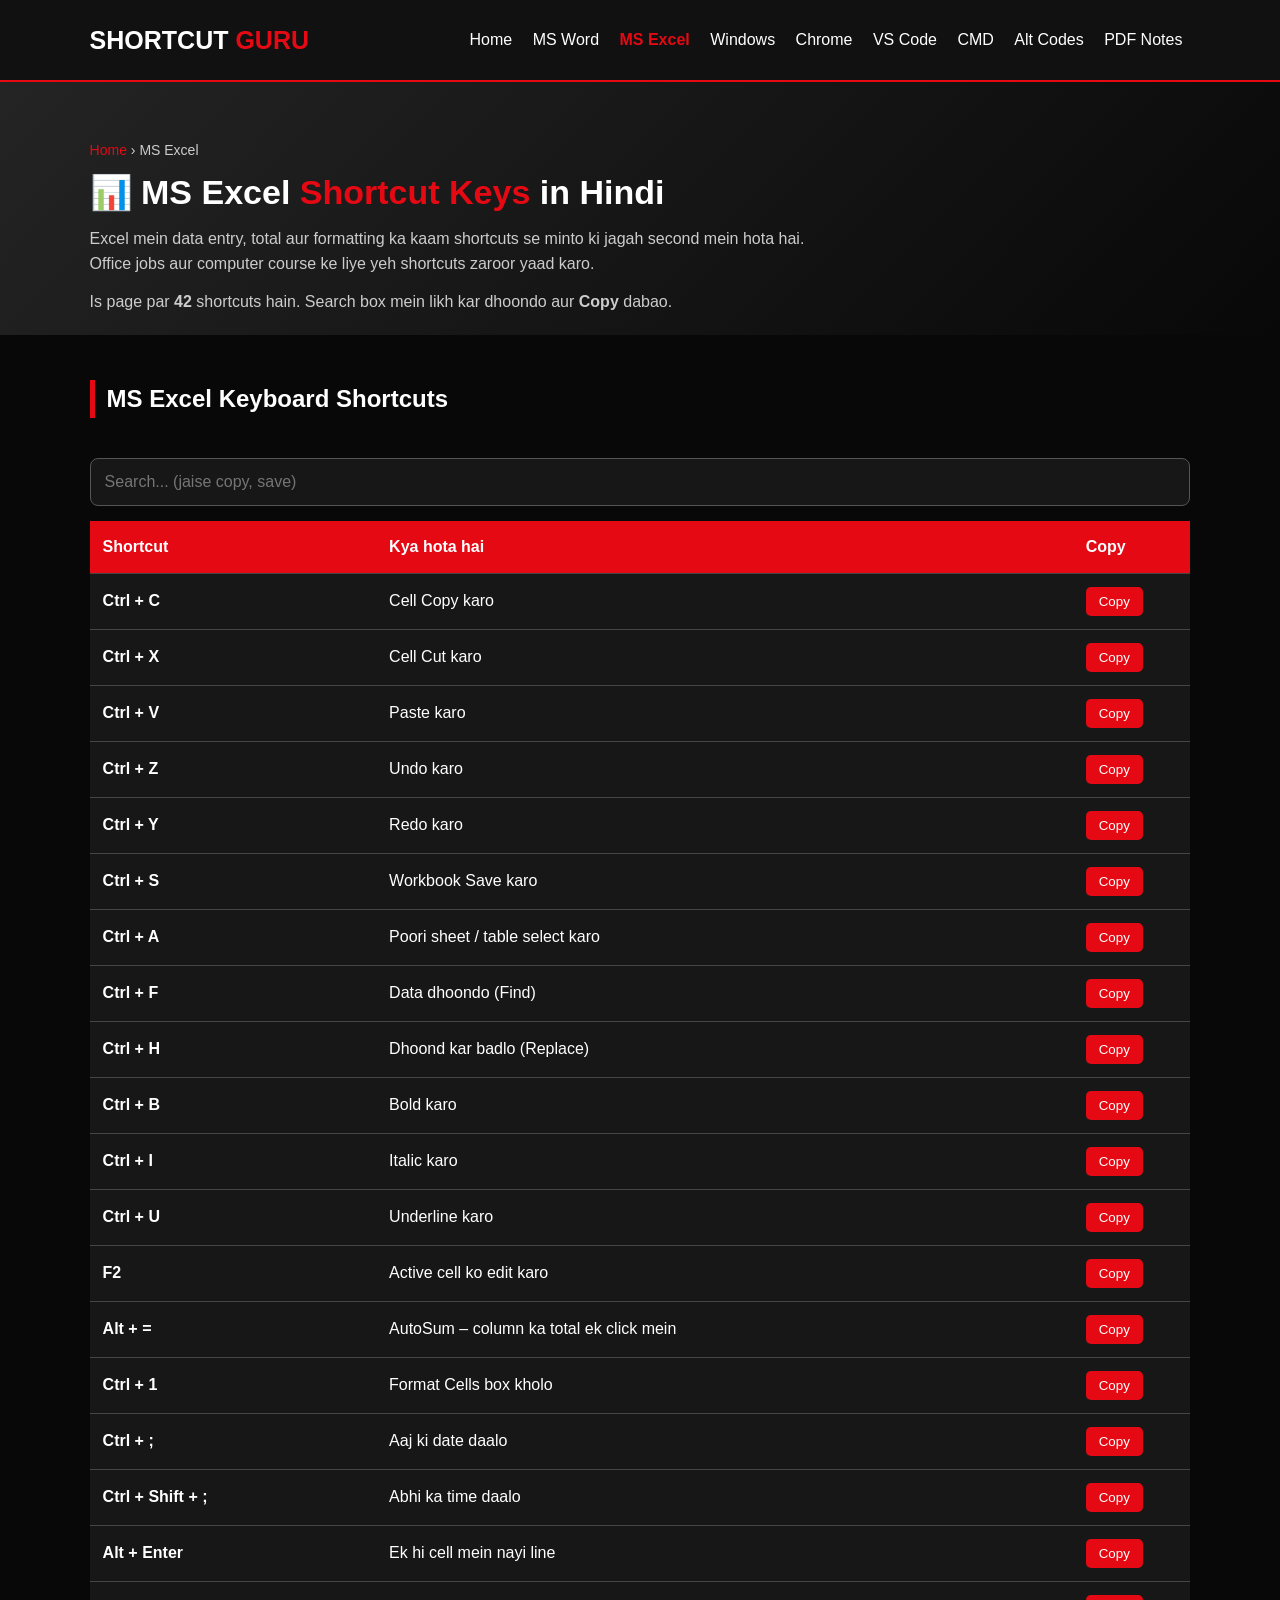
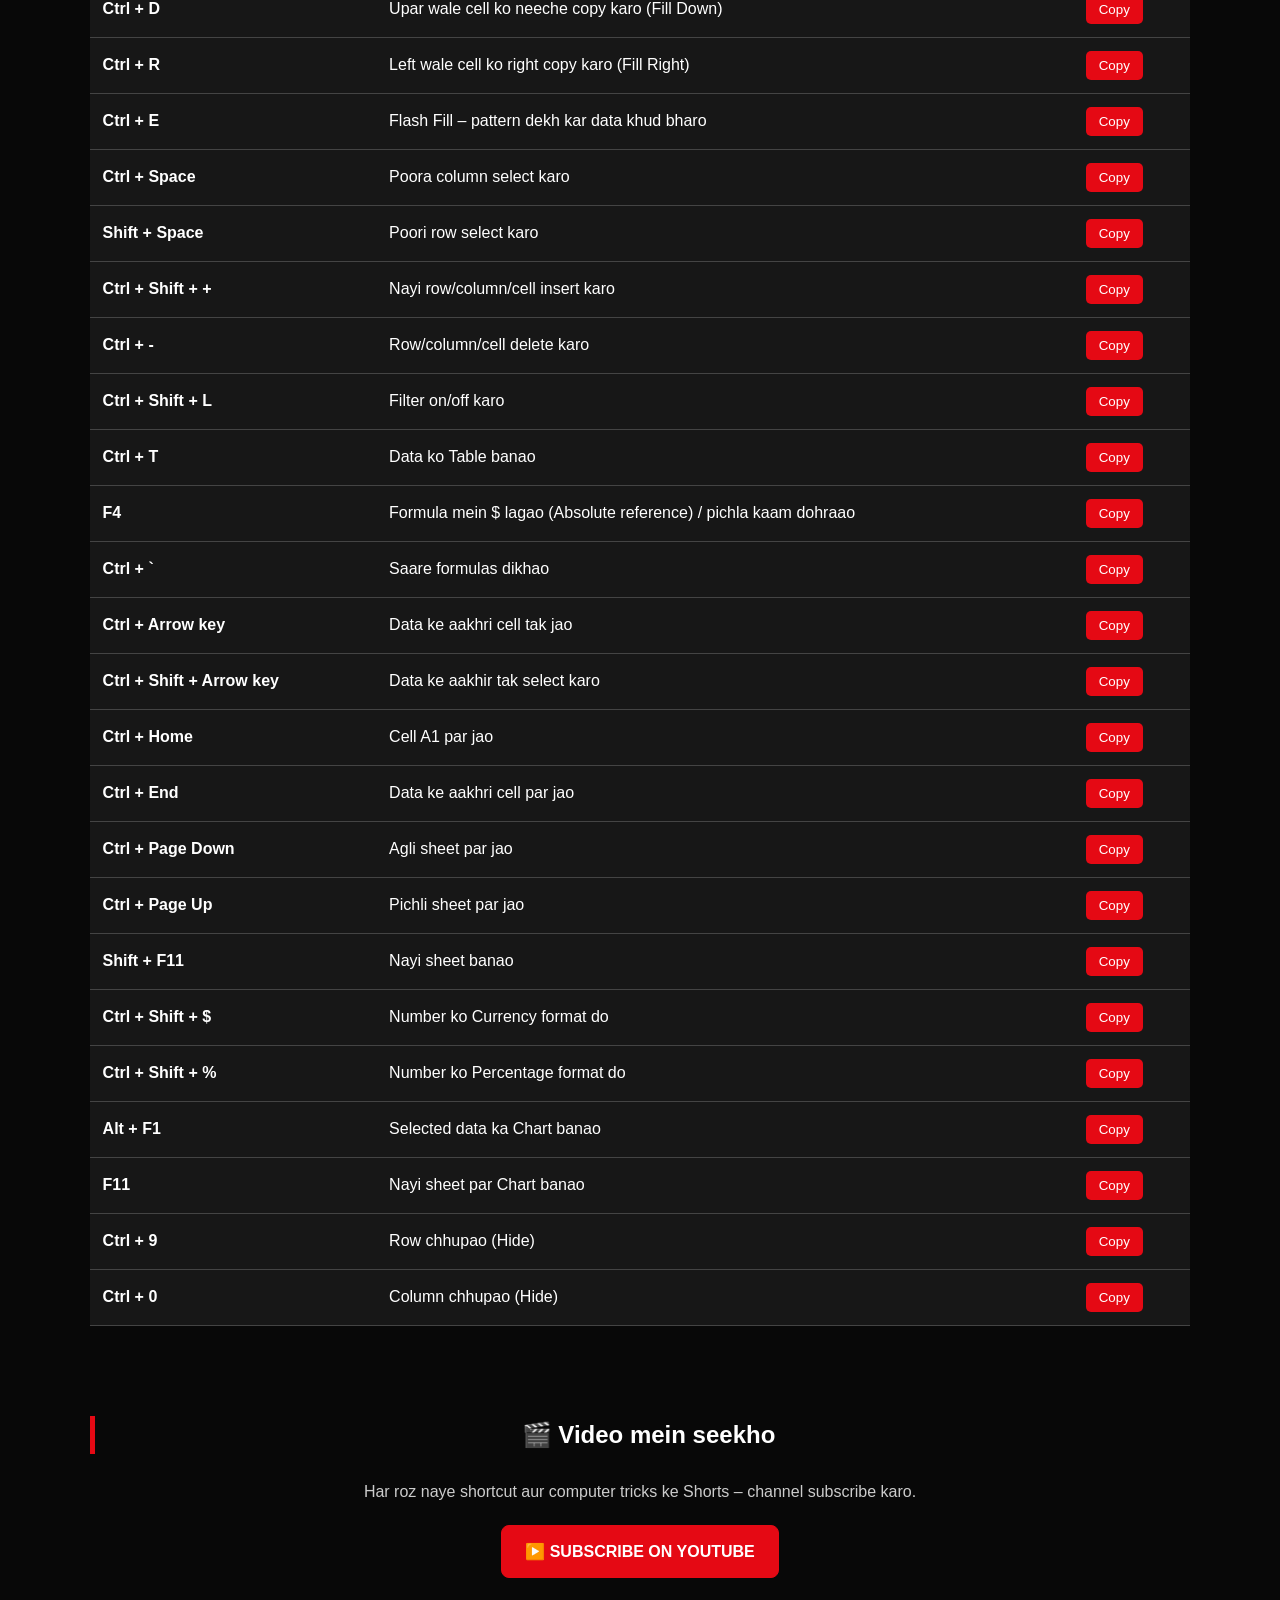
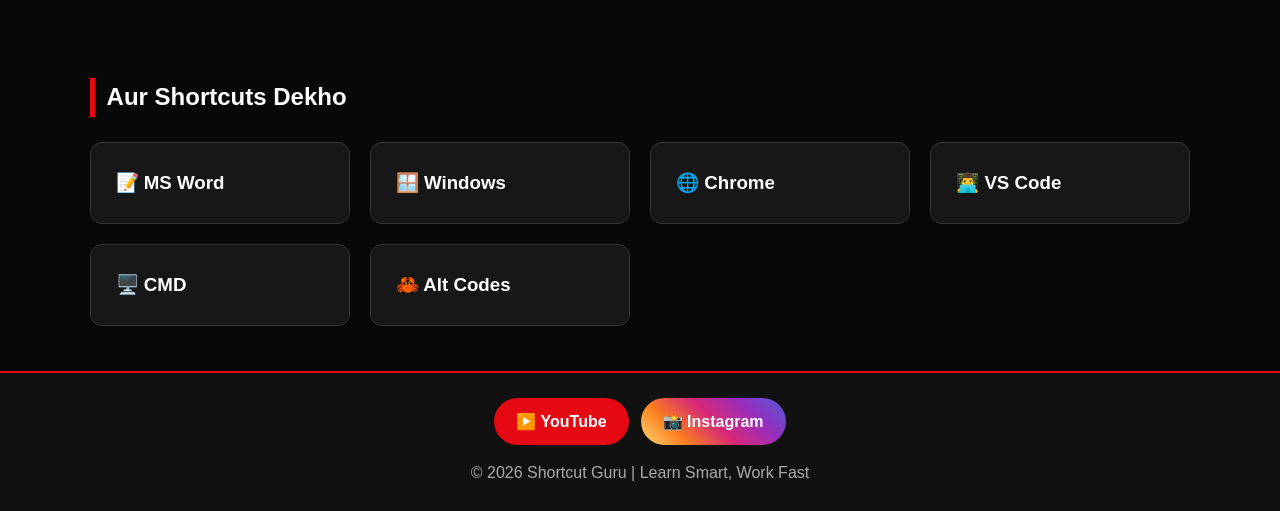
<file: ms-excel-shortcuts.html>
<!DOCTYPE html>
<!-- Generated by tools/build_pages.py – edit the data there, not this file. -->
<html lang="hi">
<head>
<meta charset="UTF-8">
<meta name="viewport" content="width=device-width, initial-scale=1.0">
<title>MS Excel Shortcut Keys in Hindi – 40+ Keyboard Shortcuts | Shortcut Guru</title>
<meta name="description" content="MS Excel ke 40+ zaroori shortcut keys Hindi mein: AutoSum, Format Cells, Filter, Date, Flash Fill, Sheet badalna aur bahut kuch. Search karo aur copy karo.">
<meta name="robots" content="index, follow">
<link rel="canonical" href="https://onlyankit9259-collab.github.io/shortcut/ms-excel-shortcuts.html">
<meta property="og:type" content="article">
<meta property="og:site_name" content="Shortcut Guru">
<meta property="og:title" content="MS Excel Shortcut Keys in Hindi">
<meta property="og:description" content="MS Excel ke 40+ zaroori shortcut keys Hindi mein: AutoSum, Format Cells, Filter, Date, Flash Fill, Sheet badalna aur bahut kuch. Search karo aur copy karo.">
<meta property="og:url" content="https://onlyankit9259-collab.github.io/shortcut/ms-excel-shortcuts.html">
<meta property="og:image" content="https://onlyankit9259-collab.github.io/shortcut/icons/icon-512.png">
<meta name="twitter:card" content="summary">
<link rel="manifest" href="/shortcut/manifest.json">
<meta name="theme-color" content="#e50914">
<link rel="icon" type="image/png" href="/shortcut/icons/icon-192.png">
<link rel="apple-touch-icon" href="/shortcut/icons/icon-192.png">
<meta name="apple-mobile-web-app-capable" content="yes">
<meta name="apple-mobile-web-app-title" content="Shortcut Guru">
<link rel="stylesheet" href="assets/site.css">
<script type="application/ld+json">{"@context": "https://schema.org", "@type": "BreadcrumbList", "itemListElement": [{"@type": "ListItem", "position": 1, "name": "Shortcut Guru", "item": "https://onlyankit9259-collab.github.io/shortcut/"}, {"@type": "ListItem", "position": 2, "name": "MS Excel", "item": "https://onlyankit9259-collab.github.io/shortcut/ms-excel-shortcuts.html"}]}</script>
</head>
<body>

<header>
 <div class="logo"><a href="./">SHORTCUT <span>GURU</span></a></div>
 <nav>
  <a href="./">Home</a>
  <a href="ms-word-shortcuts.html">MS Word</a>
  <a href="ms-excel-shortcuts.html" aria-current="page">MS Excel</a>
  <a href="windows-shortcuts.html">Windows</a>
  <a href="chrome-shortcuts.html">Chrome</a>
  <a href="vscode-shortcuts.html">VS Code</a>
  <a href="cmd-commands.html">CMD</a>
  <a href="alt-codes.html">Alt Codes</a>
  <a href="./#pdfs">PDF Notes</a>
 </nav>
</header>

<main>
<section class="page-hero">
 <p class="crumb"><a href="./">Home</a> › MS Excel</p>
 <h1>📊 MS Excel <span>Shortcut Keys</span> in Hindi</h1>
 <p>Excel mein data entry, total aur formatting ka kaam shortcuts se minto ki jagah second mein hota hai. Office jobs aur computer course ke liye yeh shortcuts zaroor yaad karo.</p>
 <p>Is page par <b>42</b> shortcuts hain. Search box mein likh kar dhoondo aur <b>Copy</b> dabao.</p>
</section>

<section>
 <h2>MS Excel Keyboard Shortcuts</h2>
 <input class="search" data-table="list0" placeholder="Search... (jaise copy, save)" aria-label="Search MS Excel Keyboard Shortcuts">
 <div class="table-wrap">
 <table>
 <thead><tr><th>Shortcut</th><th>Kya hota hai</th><th>Copy</th></tr></thead>
 <tbody id="list0">
 <tr><td class="keys">Ctrl + C</td><td>Cell Copy karo</td><td><button class="copy-btn">Copy</button></td></tr>
 <tr><td class="keys">Ctrl + X</td><td>Cell Cut karo</td><td><button class="copy-btn">Copy</button></td></tr>
 <tr><td class="keys">Ctrl + V</td><td>Paste karo</td><td><button class="copy-btn">Copy</button></td></tr>
 <tr><td class="keys">Ctrl + Z</td><td>Undo karo</td><td><button class="copy-btn">Copy</button></td></tr>
 <tr><td class="keys">Ctrl + Y</td><td>Redo karo</td><td><button class="copy-btn">Copy</button></td></tr>
 <tr><td class="keys">Ctrl + S</td><td>Workbook Save karo</td><td><button class="copy-btn">Copy</button></td></tr>
 <tr><td class="keys">Ctrl + A</td><td>Poori sheet / table select karo</td><td><button class="copy-btn">Copy</button></td></tr>
 <tr><td class="keys">Ctrl + F</td><td>Data dhoondo (Find)</td><td><button class="copy-btn">Copy</button></td></tr>
 <tr><td class="keys">Ctrl + H</td><td>Dhoond kar badlo (Replace)</td><td><button class="copy-btn">Copy</button></td></tr>
 <tr><td class="keys">Ctrl + B</td><td>Bold karo</td><td><button class="copy-btn">Copy</button></td></tr>
 <tr><td class="keys">Ctrl + I</td><td>Italic karo</td><td><button class="copy-btn">Copy</button></td></tr>
 <tr><td class="keys">Ctrl + U</td><td>Underline karo</td><td><button class="copy-btn">Copy</button></td></tr>
 <tr><td class="keys">F2</td><td>Active cell ko edit karo</td><td><button class="copy-btn">Copy</button></td></tr>
 <tr><td class="keys">Alt + =</td><td>AutoSum – column ka total ek click mein</td><td><button class="copy-btn">Copy</button></td></tr>
 <tr><td class="keys">Ctrl + 1</td><td>Format Cells box kholo</td><td><button class="copy-btn">Copy</button></td></tr>
 <tr><td class="keys">Ctrl + ;</td><td>Aaj ki date daalo</td><td><button class="copy-btn">Copy</button></td></tr>
 <tr><td class="keys">Ctrl + Shift + ;</td><td>Abhi ka time daalo</td><td><button class="copy-btn">Copy</button></td></tr>
 <tr><td class="keys">Alt + Enter</td><td>Ek hi cell mein nayi line</td><td><button class="copy-btn">Copy</button></td></tr>
 <tr><td class="keys">Ctrl + D</td><td>Upar wale cell ko neeche copy karo (Fill Down)</td><td><button class="copy-btn">Copy</button></td></tr>
 <tr><td class="keys">Ctrl + R</td><td>Left wale cell ko right copy karo (Fill Right)</td><td><button class="copy-btn">Copy</button></td></tr>
 <tr><td class="keys">Ctrl + E</td><td>Flash Fill – pattern dekh kar data khud bharo</td><td><button class="copy-btn">Copy</button></td></tr>
 <tr><td class="keys">Ctrl + Space</td><td>Poora column select karo</td><td><button class="copy-btn">Copy</button></td></tr>
 <tr><td class="keys">Shift + Space</td><td>Poori row select karo</td><td><button class="copy-btn">Copy</button></td></tr>
 <tr><td class="keys">Ctrl + Shift + +</td><td>Nayi row/column/cell insert karo</td><td><button class="copy-btn">Copy</button></td></tr>
 <tr><td class="keys">Ctrl + -</td><td>Row/column/cell delete karo</td><td><button class="copy-btn">Copy</button></td></tr>
 <tr><td class="keys">Ctrl + Shift + L</td><td>Filter on/off karo</td><td><button class="copy-btn">Copy</button></td></tr>
 <tr><td class="keys">Ctrl + T</td><td>Data ko Table banao</td><td><button class="copy-btn">Copy</button></td></tr>
 <tr><td class="keys">F4</td><td>Formula mein $ lagao (Absolute reference) / pichla kaam dohraao</td><td><button class="copy-btn">Copy</button></td></tr>
 <tr><td class="keys">Ctrl + `</td><td>Saare formulas dikhao</td><td><button class="copy-btn">Copy</button></td></tr>
 <tr><td class="keys">Ctrl + Arrow key</td><td>Data ke aakhri cell tak jao</td><td><button class="copy-btn">Copy</button></td></tr>
 <tr><td class="keys">Ctrl + Shift + Arrow key</td><td>Data ke aakhir tak select karo</td><td><button class="copy-btn">Copy</button></td></tr>
 <tr><td class="keys">Ctrl + Home</td><td>Cell A1 par jao</td><td><button class="copy-btn">Copy</button></td></tr>
 <tr><td class="keys">Ctrl + End</td><td>Data ke aakhri cell par jao</td><td><button class="copy-btn">Copy</button></td></tr>
 <tr><td class="keys">Ctrl + Page Down</td><td>Agli sheet par jao</td><td><button class="copy-btn">Copy</button></td></tr>
 <tr><td class="keys">Ctrl + Page Up</td><td>Pichli sheet par jao</td><td><button class="copy-btn">Copy</button></td></tr>
 <tr><td class="keys">Shift + F11</td><td>Nayi sheet banao</td><td><button class="copy-btn">Copy</button></td></tr>
 <tr><td class="keys">Ctrl + Shift + $</td><td>Number ko Currency format do</td><td><button class="copy-btn">Copy</button></td></tr>
 <tr><td class="keys">Ctrl + Shift + %</td><td>Number ko Percentage format do</td><td><button class="copy-btn">Copy</button></td></tr>
 <tr><td class="keys">Alt + F1</td><td>Selected data ka Chart banao</td><td><button class="copy-btn">Copy</button></td></tr>
 <tr><td class="keys">F11</td><td>Nayi sheet par Chart banao</td><td><button class="copy-btn">Copy</button></td></tr>
 <tr><td class="keys">Ctrl + 9</td><td>Row chhupao (Hide)</td><td><button class="copy-btn">Copy</button></td></tr>
 <tr><td class="keys">Ctrl + 0</td><td>Column chhupao (Hide)</td><td><button class="copy-btn">Copy</button></td></tr>
 </tbody>
 </table>
 </div>
</section>
<section class="cta">
 <h2>🎬 Video mein seekho</h2>
 <p>Har roz naye shortcut aur computer tricks ke Shorts – channel subscribe karo.</p>
 <a class="btn" href="https://youtube.com/@shortcutguru_sg" target="_blank" rel="noopener noreferrer">▶️ SUBSCRIBE ON YOUTUBE</a>
</section>

<section>
 <h2>Aur Shortcuts Dekho</h2>
 <div class="grid">
  <a class="card" href="ms-word-shortcuts.html"><h3>📝 MS Word</h3></a>
  <a class="card" href="windows-shortcuts.html"><h3>🪟 Windows</h3></a>
  <a class="card" href="chrome-shortcuts.html"><h3>🌐 Chrome</h3></a>
  <a class="card" href="vscode-shortcuts.html"><h3>👨‍💻 VS Code</h3></a>
  <a class="card" href="cmd-commands.html"><h3>🖥️ CMD</h3></a>
  <a class="card" href="alt-codes.html"><h3>🦀 Alt Codes</h3></a>
 </div>
</section>
</main>

<footer>
 <div class="social">
  <a class="yt" href="https://youtube.com/@shortcutguru_sg" target="_blank" rel="noopener noreferrer">▶️ YouTube</a>
  <a class="ig" href="https://www.instagram.com/shortcutguru_sg/" target="_blank" rel="noopener noreferrer">📸 Instagram</a>
 </div>
 <p>© 2026 Shortcut Guru | Learn Smart, Work Fast</p>
</footer>

<script>
document.querySelectorAll("input.search").forEach(function(input){
 var rows=document.querySelectorAll("#"+input.dataset.table+" tr");
 input.addEventListener("input",function(){
  var v=this.value.toLowerCase();
  rows.forEach(function(r){ r.hidden=!r.textContent.toLowerCase().includes(v); });
 });
});
document.querySelectorAll(".copy-btn").forEach(function(b){
 b.addEventListener("click",async function(){
  var v=this.closest("tr").cells[0].textContent.trim();
  try{ await navigator.clipboard.writeText(v); this.textContent="Copied!"; }
  catch(e){ this.textContent="Failed"; }
  var btn=this; setTimeout(function(){ btn.textContent="Copy"; },1200);
 });
});
if ("serviceWorker" in navigator) {
  // Reload once when an updated service worker takes over an open page.
  const hadController = !!navigator.serviceWorker.controller;
  let reloaded = false;
  navigator.serviceWorker.addEventListener("controllerchange", () => {
    if (hadController && !reloaded) { reloaded = true; window.location.reload(); }
  });
  window.addEventListener("load", () => {
    navigator.serviceWorker.register("/shortcut/service-worker.js", { updateViaCache: "none" })
      .then((reg) => reg.update())
      .catch((error) => console.log("Service Worker Error:", error));
  });
}
</script>
</body>
</html>
</file>
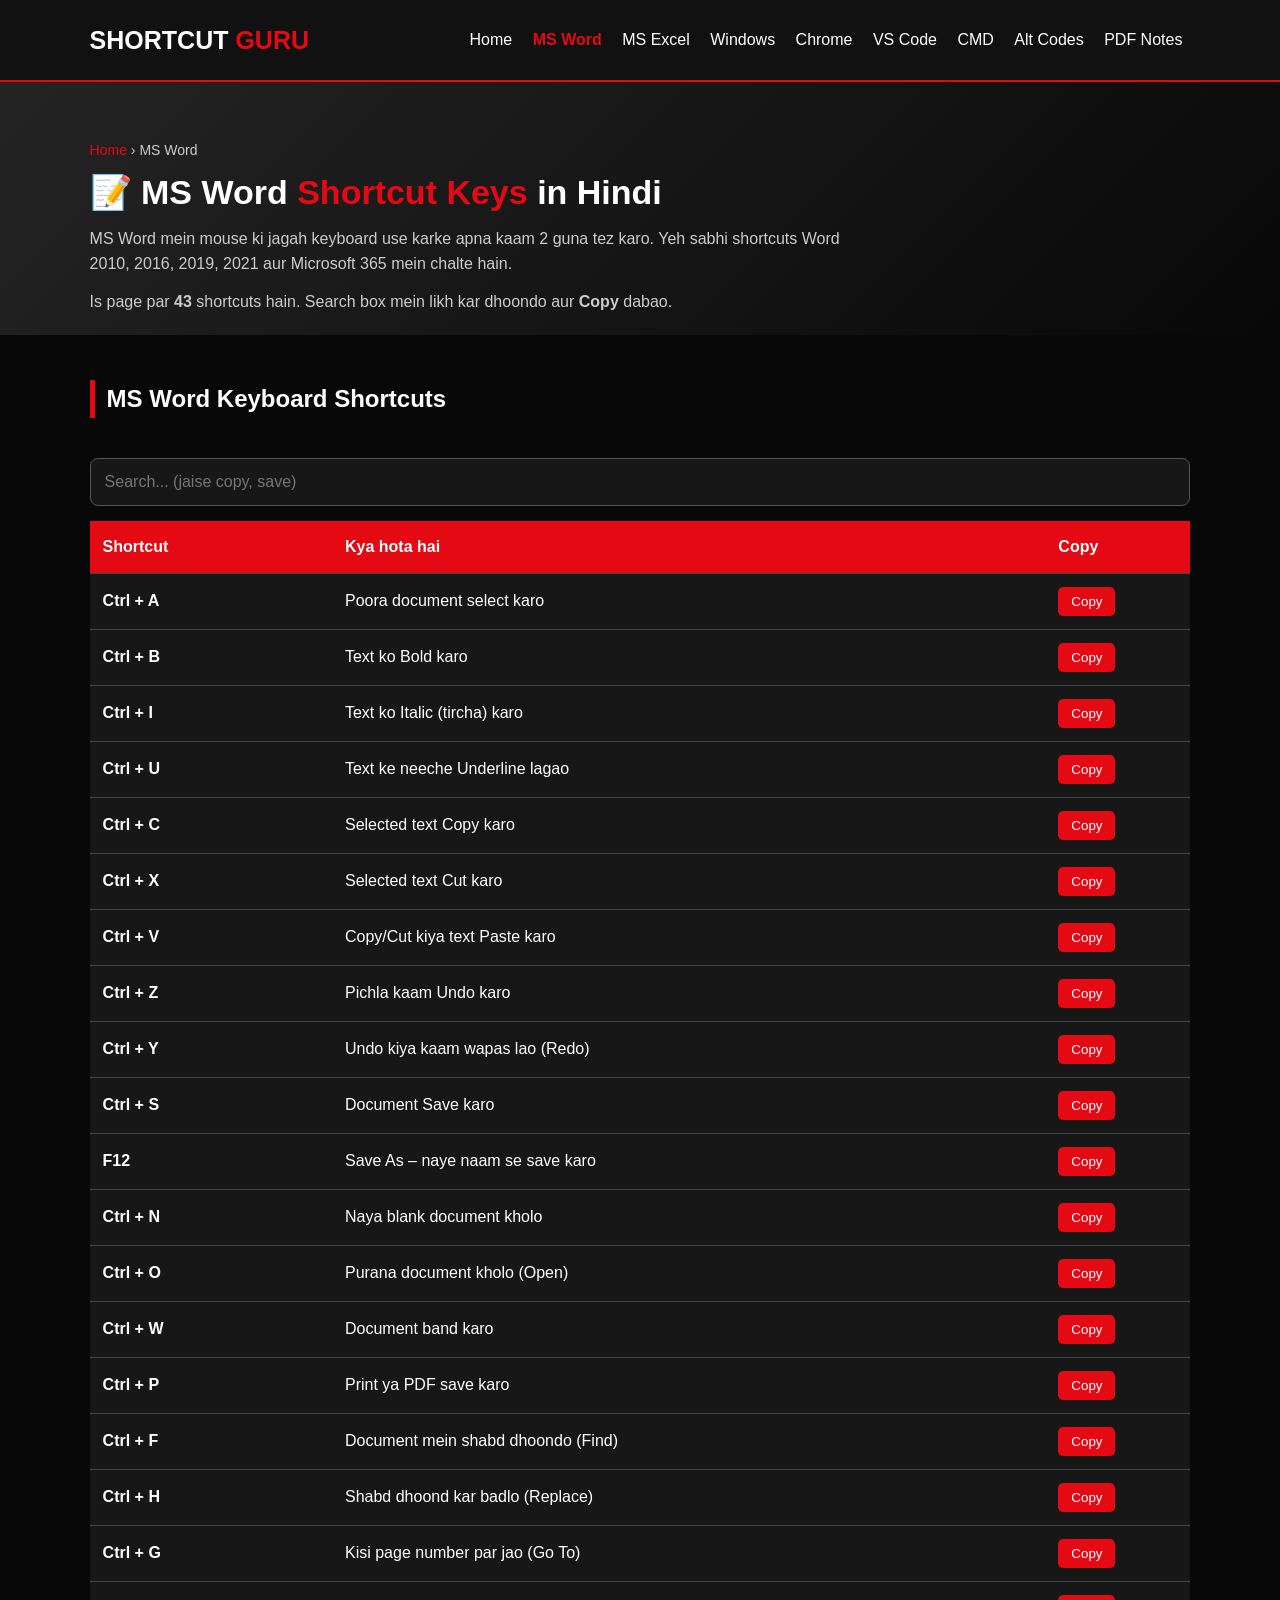
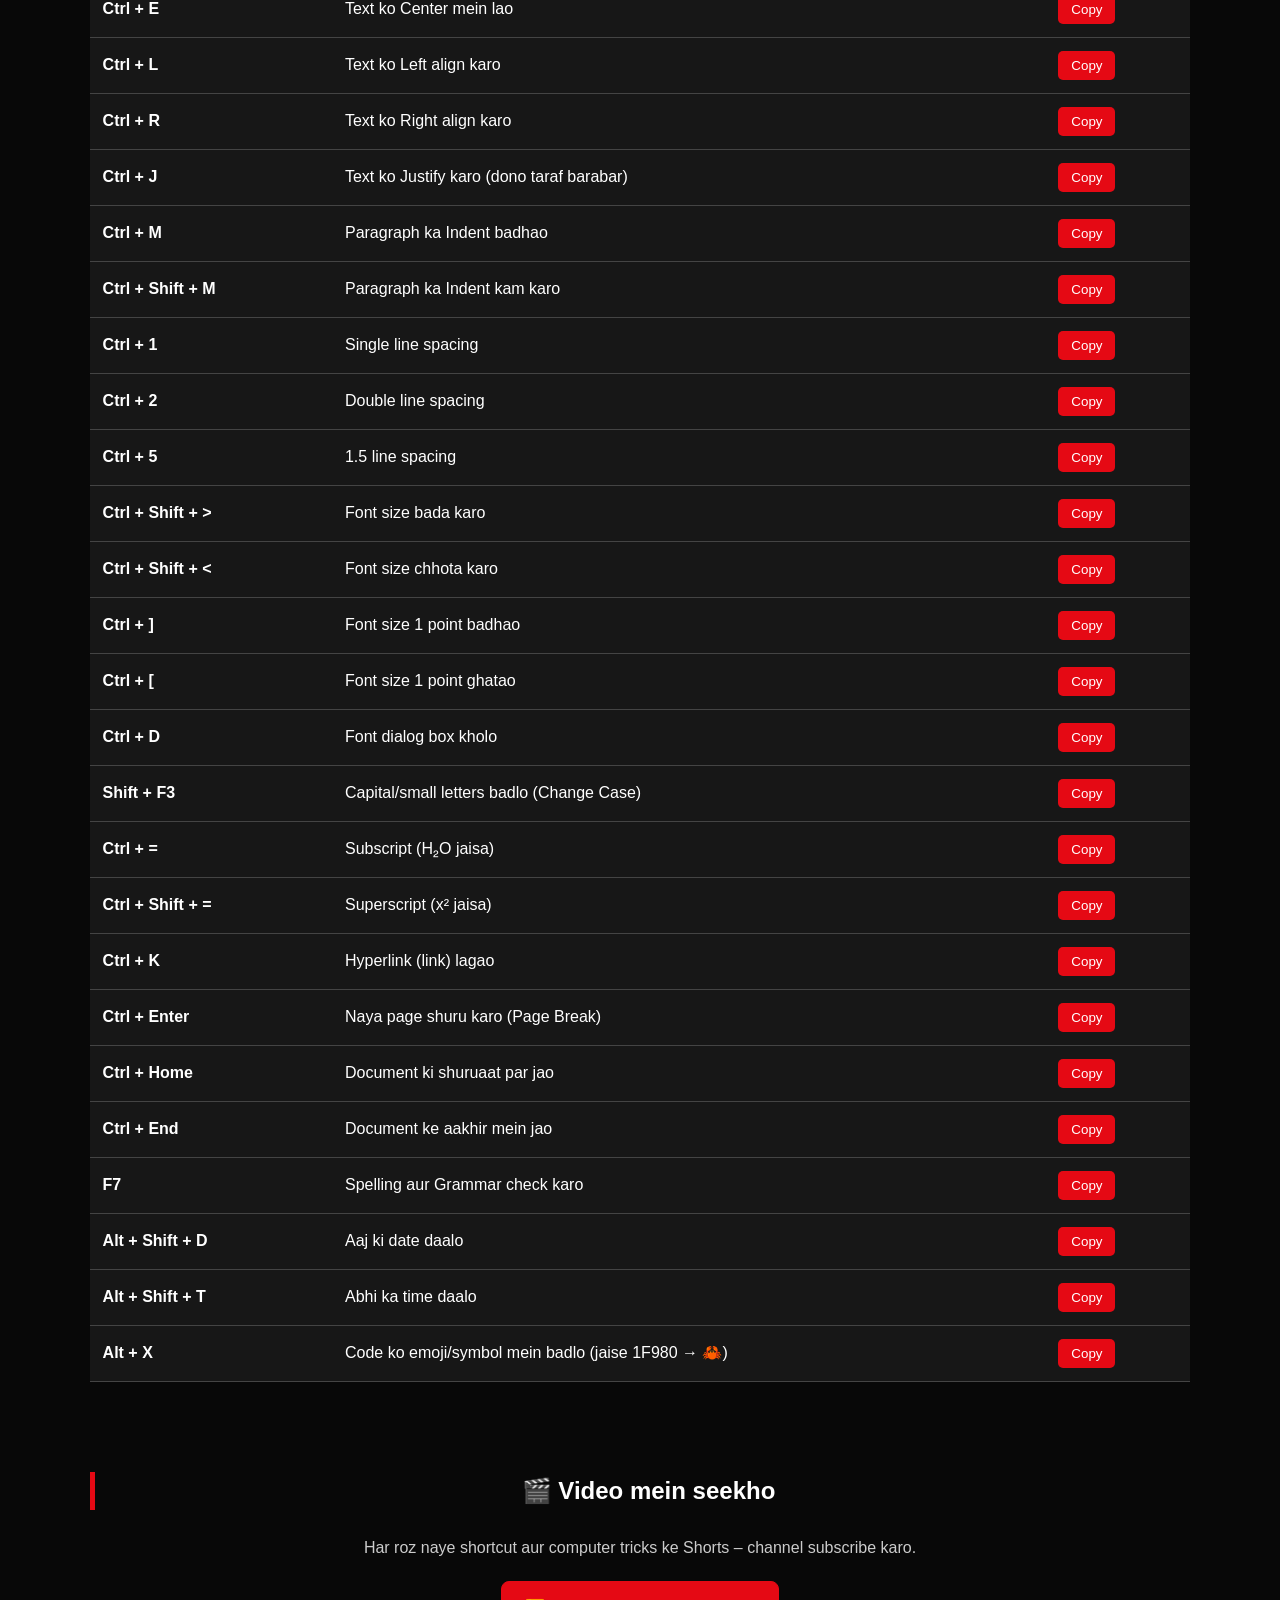
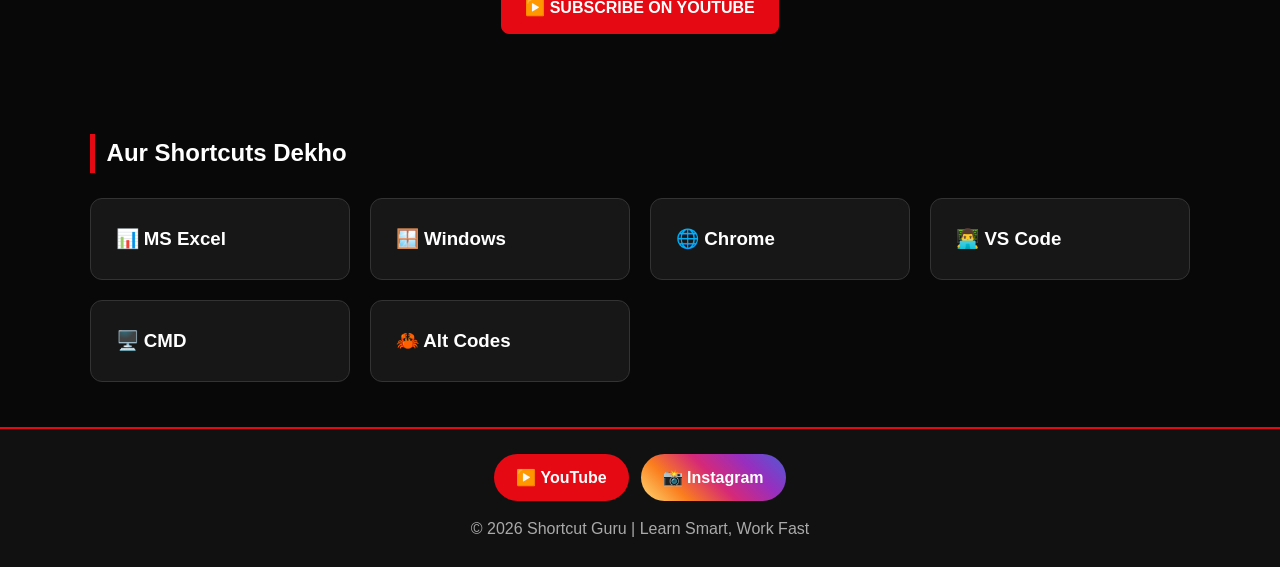
<file: ms-word-shortcuts.html>
<!DOCTYPE html>
<!-- Generated by tools/build_pages.py – edit the data there, not this file. -->
<html lang="hi">
<head>
<meta charset="UTF-8">
<meta name="viewport" content="width=device-width, initial-scale=1.0">
<title>MS Word Shortcut Keys in Hindi – 40+ Keyboard Shortcuts | Shortcut Guru</title>
<meta name="description" content="MS Word ke 40+ zaroori keyboard shortcut keys Hindi mein: Bold, Copy, Paste, Page Break, Font size, Spelling check aur bahut kuch. Search karo aur ek click mein copy karo.">
<meta name="robots" content="index, follow">
<link rel="canonical" href="https://onlyankit9259-collab.github.io/shortcut/ms-word-shortcuts.html">
<meta property="og:type" content="article">
<meta property="og:site_name" content="Shortcut Guru">
<meta property="og:title" content="MS Word Shortcut Keys in Hindi">
<meta property="og:description" content="MS Word ke 40+ zaroori keyboard shortcut keys Hindi mein: Bold, Copy, Paste, Page Break, Font size, Spelling check aur bahut kuch. Search karo aur ek click mein copy karo.">
<meta property="og:url" content="https://onlyankit9259-collab.github.io/shortcut/ms-word-shortcuts.html">
<meta property="og:image" content="https://onlyankit9259-collab.github.io/shortcut/icons/icon-512.png">
<meta name="twitter:card" content="summary">
<link rel="manifest" href="/shortcut/manifest.json">
<meta name="theme-color" content="#e50914">
<link rel="icon" type="image/png" href="/shortcut/icons/icon-192.png">
<link rel="apple-touch-icon" href="/shortcut/icons/icon-192.png">
<meta name="apple-mobile-web-app-capable" content="yes">
<meta name="apple-mobile-web-app-title" content="Shortcut Guru">
<link rel="stylesheet" href="assets/site.css">
<script type="application/ld+json">{"@context": "https://schema.org", "@type": "BreadcrumbList", "itemListElement": [{"@type": "ListItem", "position": 1, "name": "Shortcut Guru", "item": "https://onlyankit9259-collab.github.io/shortcut/"}, {"@type": "ListItem", "position": 2, "name": "MS Word", "item": "https://onlyankit9259-collab.github.io/shortcut/ms-word-shortcuts.html"}]}</script>
</head>
<body>

<header>
 <div class="logo"><a href="./">SHORTCUT <span>GURU</span></a></div>
 <nav>
  <a href="./">Home</a>
  <a href="ms-word-shortcuts.html" aria-current="page">MS Word</a>
  <a href="ms-excel-shortcuts.html">MS Excel</a>
  <a href="windows-shortcuts.html">Windows</a>
  <a href="chrome-shortcuts.html">Chrome</a>
  <a href="vscode-shortcuts.html">VS Code</a>
  <a href="cmd-commands.html">CMD</a>
  <a href="alt-codes.html">Alt Codes</a>
  <a href="./#pdfs">PDF Notes</a>
 </nav>
</header>

<main>
<section class="page-hero">
 <p class="crumb"><a href="./">Home</a> › MS Word</p>
 <h1>📝 MS Word <span>Shortcut Keys</span> in Hindi</h1>
 <p>MS Word mein mouse ki jagah keyboard use karke apna kaam 2 guna tez karo. Yeh sabhi shortcuts Word 2010, 2016, 2019, 2021 aur Microsoft 365 mein chalte hain.</p>
 <p>Is page par <b>43</b> shortcuts hain. Search box mein likh kar dhoondo aur <b>Copy</b> dabao.</p>
</section>

<section>
 <h2>MS Word Keyboard Shortcuts</h2>
 <input class="search" data-table="list0" placeholder="Search... (jaise copy, save)" aria-label="Search MS Word Keyboard Shortcuts">
 <div class="table-wrap">
 <table>
 <thead><tr><th>Shortcut</th><th>Kya hota hai</th><th>Copy</th></tr></thead>
 <tbody id="list0">
 <tr><td class="keys">Ctrl + A</td><td>Poora document select karo</td><td><button class="copy-btn">Copy</button></td></tr>
 <tr><td class="keys">Ctrl + B</td><td>Text ko Bold karo</td><td><button class="copy-btn">Copy</button></td></tr>
 <tr><td class="keys">Ctrl + I</td><td>Text ko Italic (tircha) karo</td><td><button class="copy-btn">Copy</button></td></tr>
 <tr><td class="keys">Ctrl + U</td><td>Text ke neeche Underline lagao</td><td><button class="copy-btn">Copy</button></td></tr>
 <tr><td class="keys">Ctrl + C</td><td>Selected text Copy karo</td><td><button class="copy-btn">Copy</button></td></tr>
 <tr><td class="keys">Ctrl + X</td><td>Selected text Cut karo</td><td><button class="copy-btn">Copy</button></td></tr>
 <tr><td class="keys">Ctrl + V</td><td>Copy/Cut kiya text Paste karo</td><td><button class="copy-btn">Copy</button></td></tr>
 <tr><td class="keys">Ctrl + Z</td><td>Pichla kaam Undo karo</td><td><button class="copy-btn">Copy</button></td></tr>
 <tr><td class="keys">Ctrl + Y</td><td>Undo kiya kaam wapas lao (Redo)</td><td><button class="copy-btn">Copy</button></td></tr>
 <tr><td class="keys">Ctrl + S</td><td>Document Save karo</td><td><button class="copy-btn">Copy</button></td></tr>
 <tr><td class="keys">F12</td><td>Save As – naye naam se save karo</td><td><button class="copy-btn">Copy</button></td></tr>
 <tr><td class="keys">Ctrl + N</td><td>Naya blank document kholo</td><td><button class="copy-btn">Copy</button></td></tr>
 <tr><td class="keys">Ctrl + O</td><td>Purana document kholo (Open)</td><td><button class="copy-btn">Copy</button></td></tr>
 <tr><td class="keys">Ctrl + W</td><td>Document band karo</td><td><button class="copy-btn">Copy</button></td></tr>
 <tr><td class="keys">Ctrl + P</td><td>Print ya PDF save karo</td><td><button class="copy-btn">Copy</button></td></tr>
 <tr><td class="keys">Ctrl + F</td><td>Document mein shabd dhoondo (Find)</td><td><button class="copy-btn">Copy</button></td></tr>
 <tr><td class="keys">Ctrl + H</td><td>Shabd dhoond kar badlo (Replace)</td><td><button class="copy-btn">Copy</button></td></tr>
 <tr><td class="keys">Ctrl + G</td><td>Kisi page number par jao (Go To)</td><td><button class="copy-btn">Copy</button></td></tr>
 <tr><td class="keys">Ctrl + E</td><td>Text ko Center mein lao</td><td><button class="copy-btn">Copy</button></td></tr>
 <tr><td class="keys">Ctrl + L</td><td>Text ko Left align karo</td><td><button class="copy-btn">Copy</button></td></tr>
 <tr><td class="keys">Ctrl + R</td><td>Text ko Right align karo</td><td><button class="copy-btn">Copy</button></td></tr>
 <tr><td class="keys">Ctrl + J</td><td>Text ko Justify karo (dono taraf barabar)</td><td><button class="copy-btn">Copy</button></td></tr>
 <tr><td class="keys">Ctrl + M</td><td>Paragraph ka Indent badhao</td><td><button class="copy-btn">Copy</button></td></tr>
 <tr><td class="keys">Ctrl + Shift + M</td><td>Paragraph ka Indent kam karo</td><td><button class="copy-btn">Copy</button></td></tr>
 <tr><td class="keys">Ctrl + 1</td><td>Single line spacing</td><td><button class="copy-btn">Copy</button></td></tr>
 <tr><td class="keys">Ctrl + 2</td><td>Double line spacing</td><td><button class="copy-btn">Copy</button></td></tr>
 <tr><td class="keys">Ctrl + 5</td><td>1.5 line spacing</td><td><button class="copy-btn">Copy</button></td></tr>
 <tr><td class="keys">Ctrl + Shift + &gt;</td><td>Font size bada karo</td><td><button class="copy-btn">Copy</button></td></tr>
 <tr><td class="keys">Ctrl + Shift + &lt;</td><td>Font size chhota karo</td><td><button class="copy-btn">Copy</button></td></tr>
 <tr><td class="keys">Ctrl + ]</td><td>Font size 1 point badhao</td><td><button class="copy-btn">Copy</button></td></tr>
 <tr><td class="keys">Ctrl + [</td><td>Font size 1 point ghatao</td><td><button class="copy-btn">Copy</button></td></tr>
 <tr><td class="keys">Ctrl + D</td><td>Font dialog box kholo</td><td><button class="copy-btn">Copy</button></td></tr>
 <tr><td class="keys">Shift + F3</td><td>Capital/small letters badlo (Change Case)</td><td><button class="copy-btn">Copy</button></td></tr>
 <tr><td class="keys">Ctrl + =</td><td>Subscript (H₂O jaisa)</td><td><button class="copy-btn">Copy</button></td></tr>
 <tr><td class="keys">Ctrl + Shift + =</td><td>Superscript (x² jaisa)</td><td><button class="copy-btn">Copy</button></td></tr>
 <tr><td class="keys">Ctrl + K</td><td>Hyperlink (link) lagao</td><td><button class="copy-btn">Copy</button></td></tr>
 <tr><td class="keys">Ctrl + Enter</td><td>Naya page shuru karo (Page Break)</td><td><button class="copy-btn">Copy</button></td></tr>
 <tr><td class="keys">Ctrl + Home</td><td>Document ki shuruaat par jao</td><td><button class="copy-btn">Copy</button></td></tr>
 <tr><td class="keys">Ctrl + End</td><td>Document ke aakhir mein jao</td><td><button class="copy-btn">Copy</button></td></tr>
 <tr><td class="keys">F7</td><td>Spelling aur Grammar check karo</td><td><button class="copy-btn">Copy</button></td></tr>
 <tr><td class="keys">Alt + Shift + D</td><td>Aaj ki date daalo</td><td><button class="copy-btn">Copy</button></td></tr>
 <tr><td class="keys">Alt + Shift + T</td><td>Abhi ka time daalo</td><td><button class="copy-btn">Copy</button></td></tr>
 <tr><td class="keys">Alt + X</td><td>Code ko emoji/symbol mein badlo (jaise 1F980 → 🦀)</td><td><button class="copy-btn">Copy</button></td></tr>
 </tbody>
 </table>
 </div>
</section>
<section class="cta">
 <h2>🎬 Video mein seekho</h2>
 <p>Har roz naye shortcut aur computer tricks ke Shorts – channel subscribe karo.</p>
 <a class="btn" href="https://youtube.com/@shortcutguru_sg" target="_blank" rel="noopener noreferrer">▶️ SUBSCRIBE ON YOUTUBE</a>
</section>

<section>
 <h2>Aur Shortcuts Dekho</h2>
 <div class="grid">
  <a class="card" href="ms-excel-shortcuts.html"><h3>📊 MS Excel</h3></a>
  <a class="card" href="windows-shortcuts.html"><h3>🪟 Windows</h3></a>
  <a class="card" href="chrome-shortcuts.html"><h3>🌐 Chrome</h3></a>
  <a class="card" href="vscode-shortcuts.html"><h3>👨‍💻 VS Code</h3></a>
  <a class="card" href="cmd-commands.html"><h3>🖥️ CMD</h3></a>
  <a class="card" href="alt-codes.html"><h3>🦀 Alt Codes</h3></a>
 </div>
</section>
</main>

<footer>
 <div class="social">
  <a class="yt" href="https://youtube.com/@shortcutguru_sg" target="_blank" rel="noopener noreferrer">▶️ YouTube</a>
  <a class="ig" href="https://www.instagram.com/shortcutguru_sg/" target="_blank" rel="noopener noreferrer">📸 Instagram</a>
 </div>
 <p>© 2026 Shortcut Guru | Learn Smart, Work Fast</p>
</footer>

<script>
document.querySelectorAll("input.search").forEach(function(input){
 var rows=document.querySelectorAll("#"+input.dataset.table+" tr");
 input.addEventListener("input",function(){
  var v=this.value.toLowerCase();
  rows.forEach(function(r){ r.hidden=!r.textContent.toLowerCase().includes(v); });
 });
});
document.querySelectorAll(".copy-btn").forEach(function(b){
 b.addEventListener("click",async function(){
  var v=this.closest("tr").cells[0].textContent.trim();
  try{ await navigator.clipboard.writeText(v); this.textContent="Copied!"; }
  catch(e){ this.textContent="Failed"; }
  var btn=this; setTimeout(function(){ btn.textContent="Copy"; },1200);
 });
});
if ("serviceWorker" in navigator) {
  // Reload once when an updated service worker takes over an open page.
  const hadController = !!navigator.serviceWorker.controller;
  let reloaded = false;
  navigator.serviceWorker.addEventListener("controllerchange", () => {
    if (hadController && !reloaded) { reloaded = true; window.location.reload(); }
  });
  window.addEventListener("load", () => {
    navigator.serviceWorker.register("/shortcut/service-worker.js", { updateViaCache: "none" })
      .then((reg) => reg.update())
      .catch((error) => console.log("Service Worker Error:", error));
  });
}
</script>
</body>
</html>
</file>
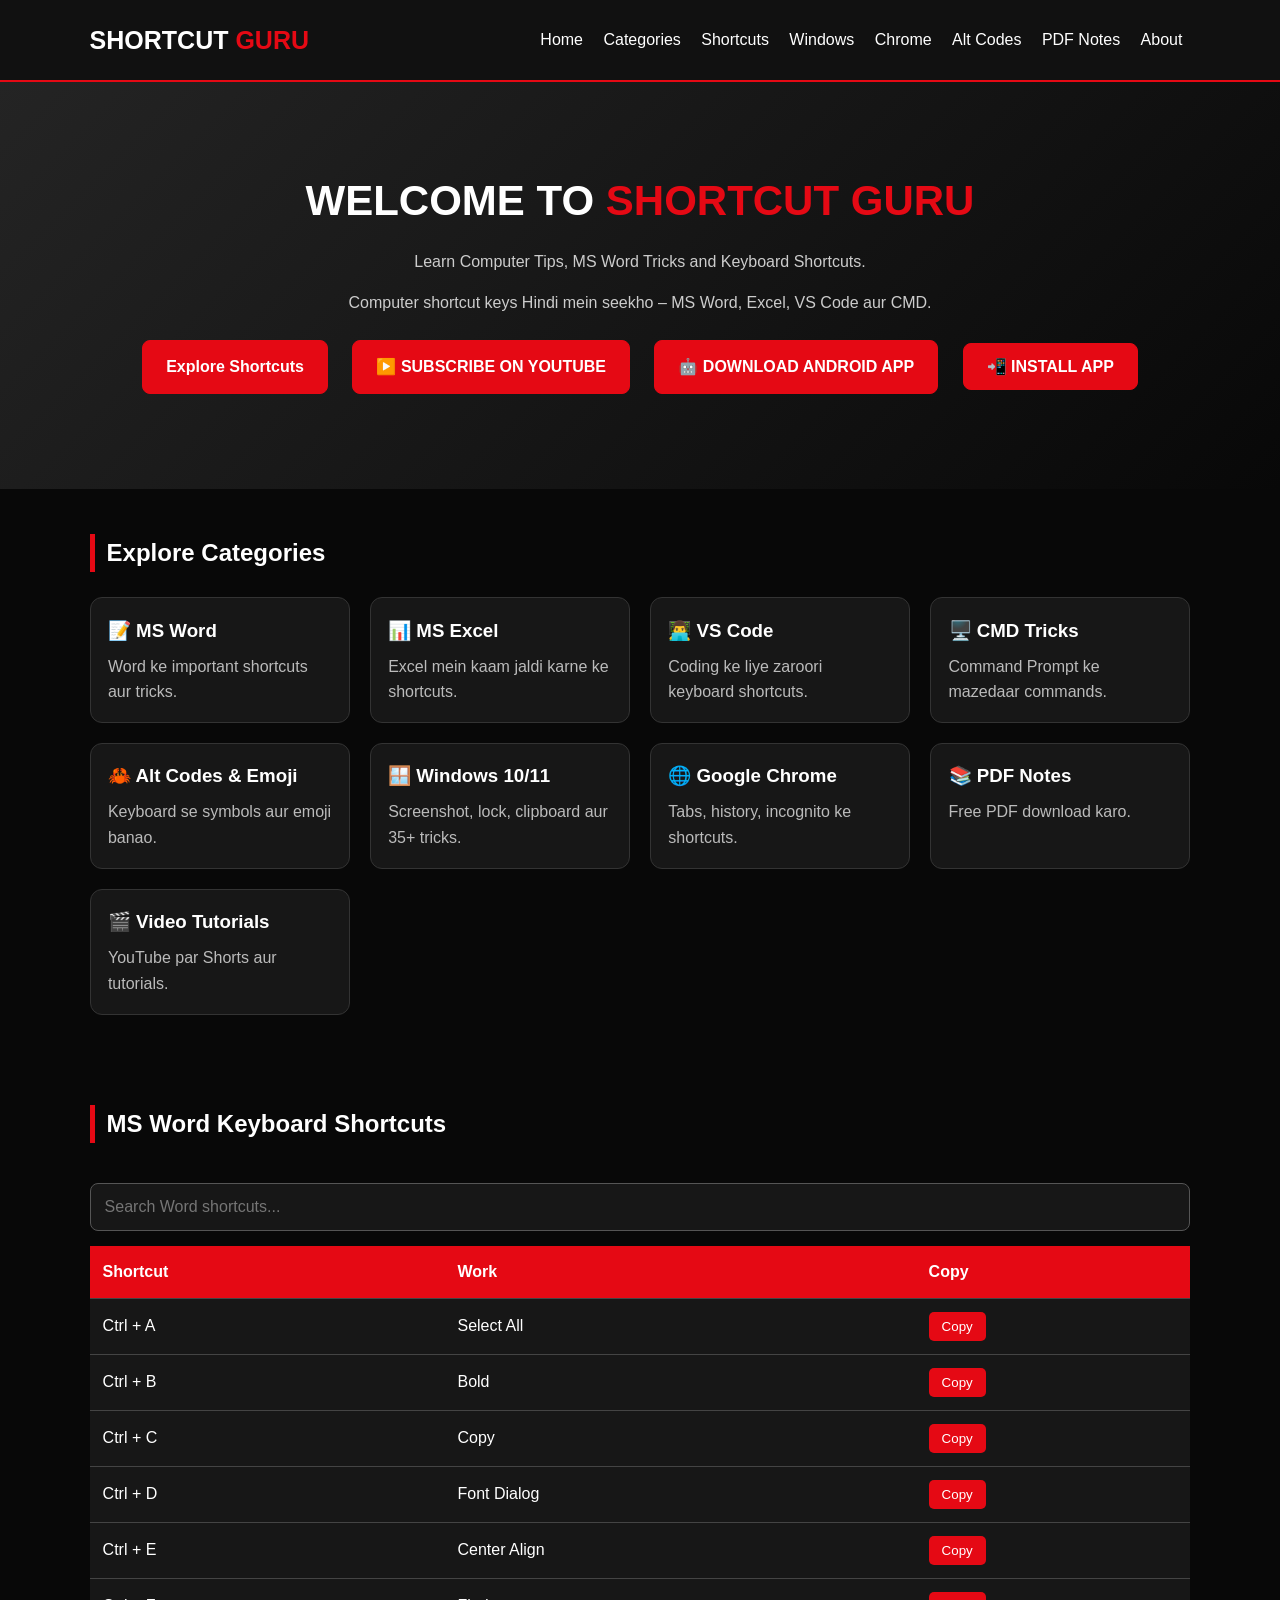
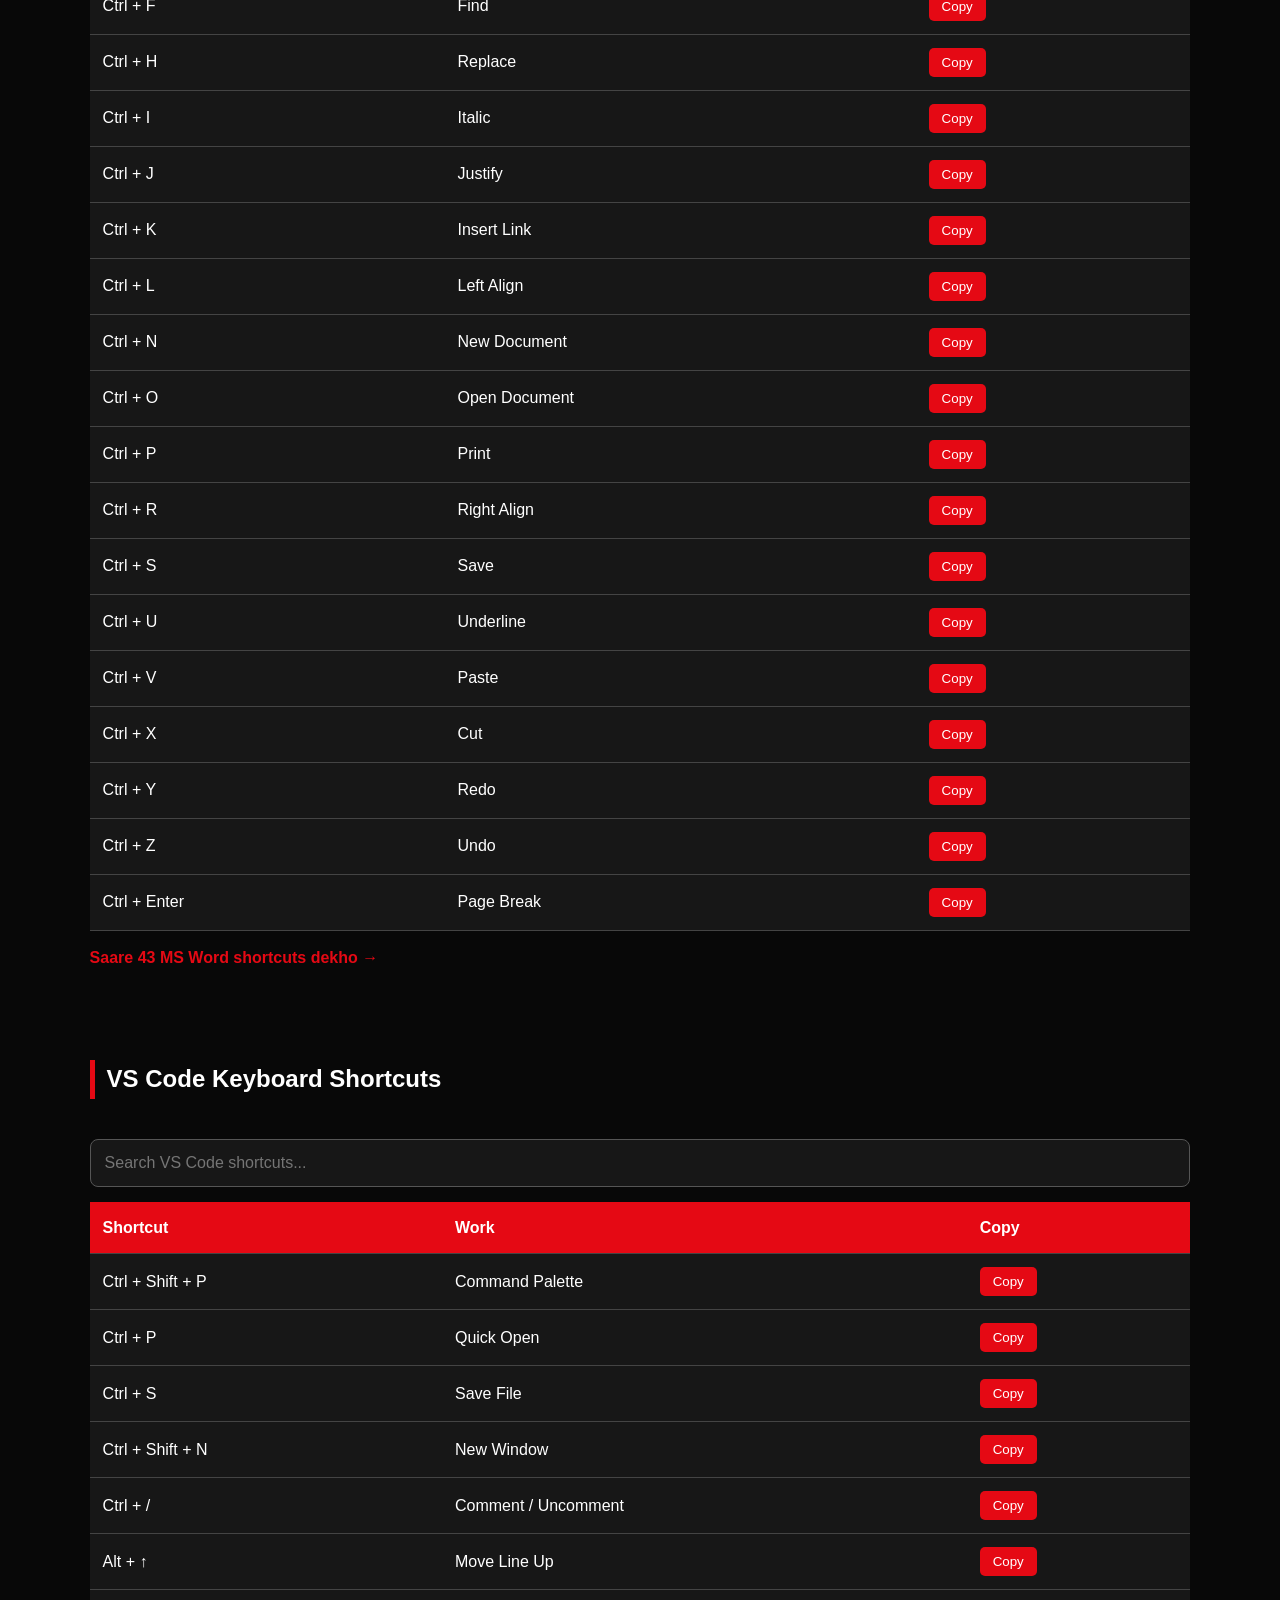
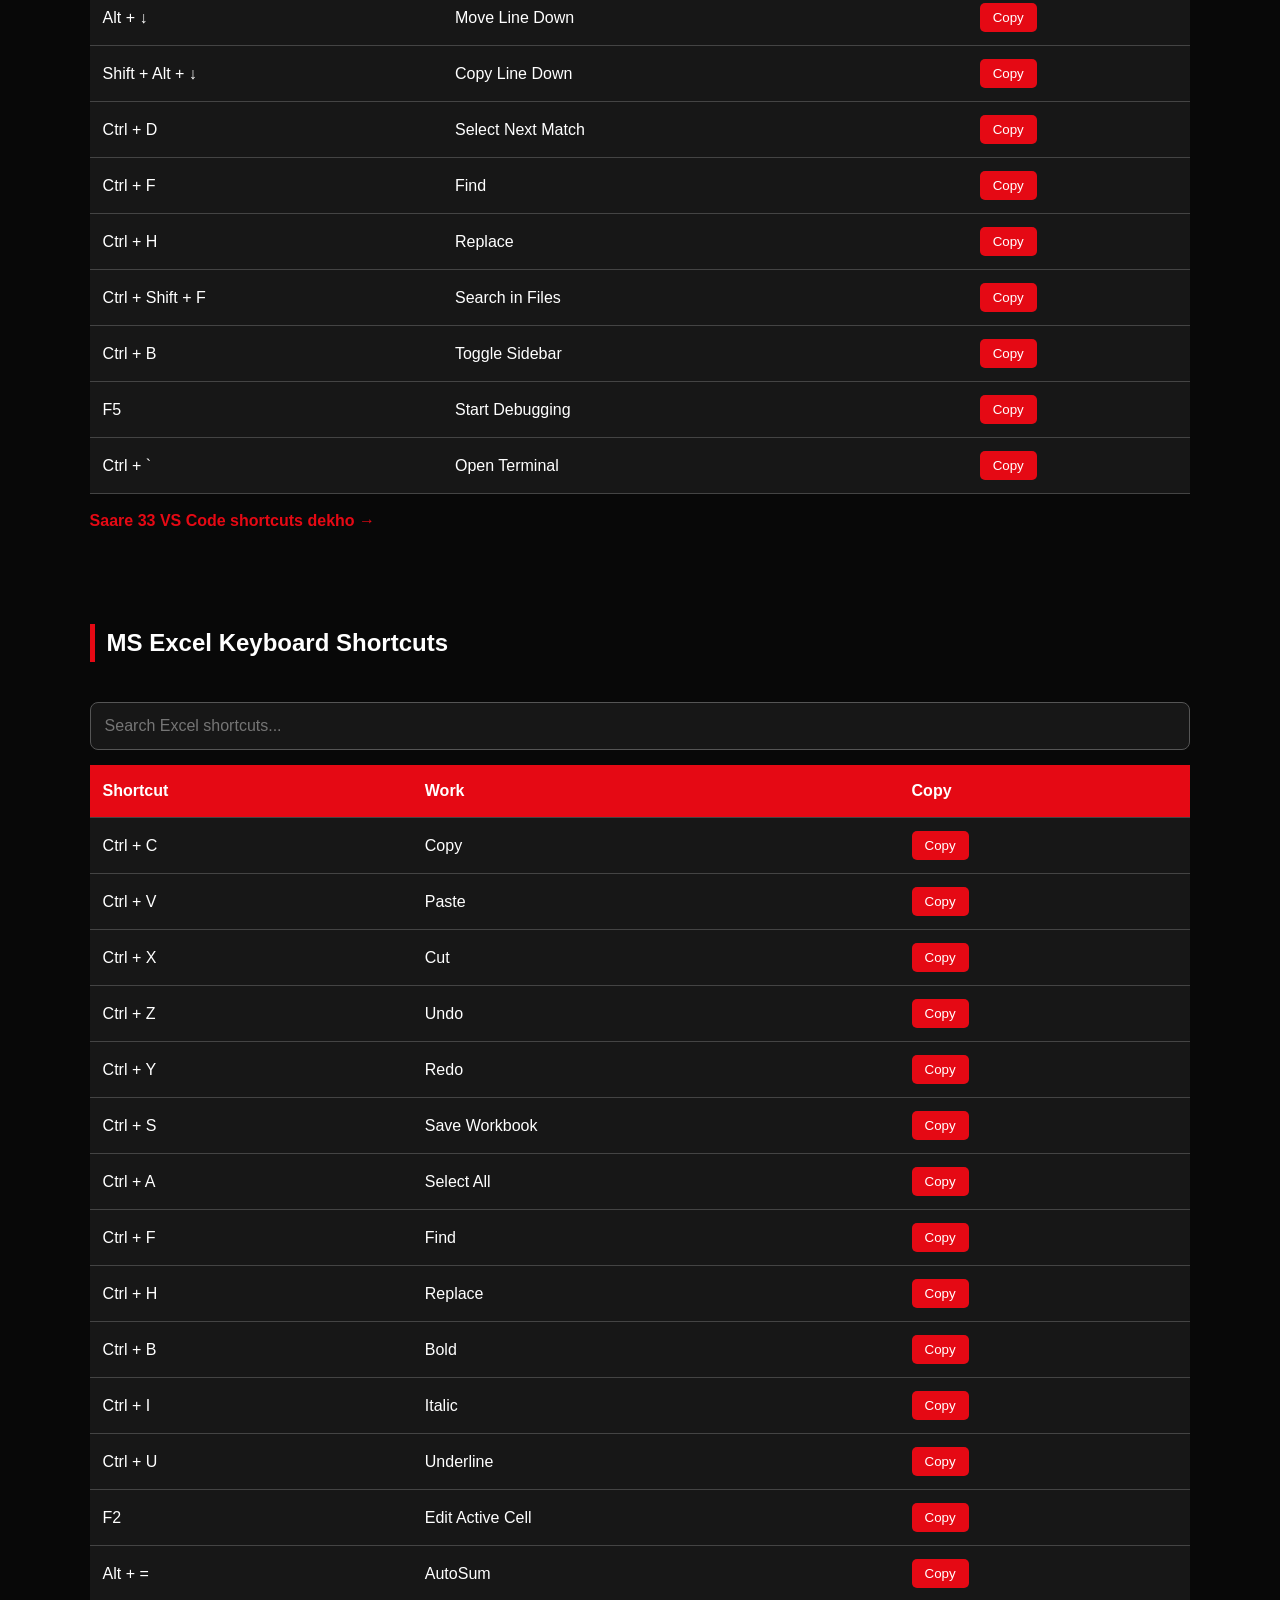
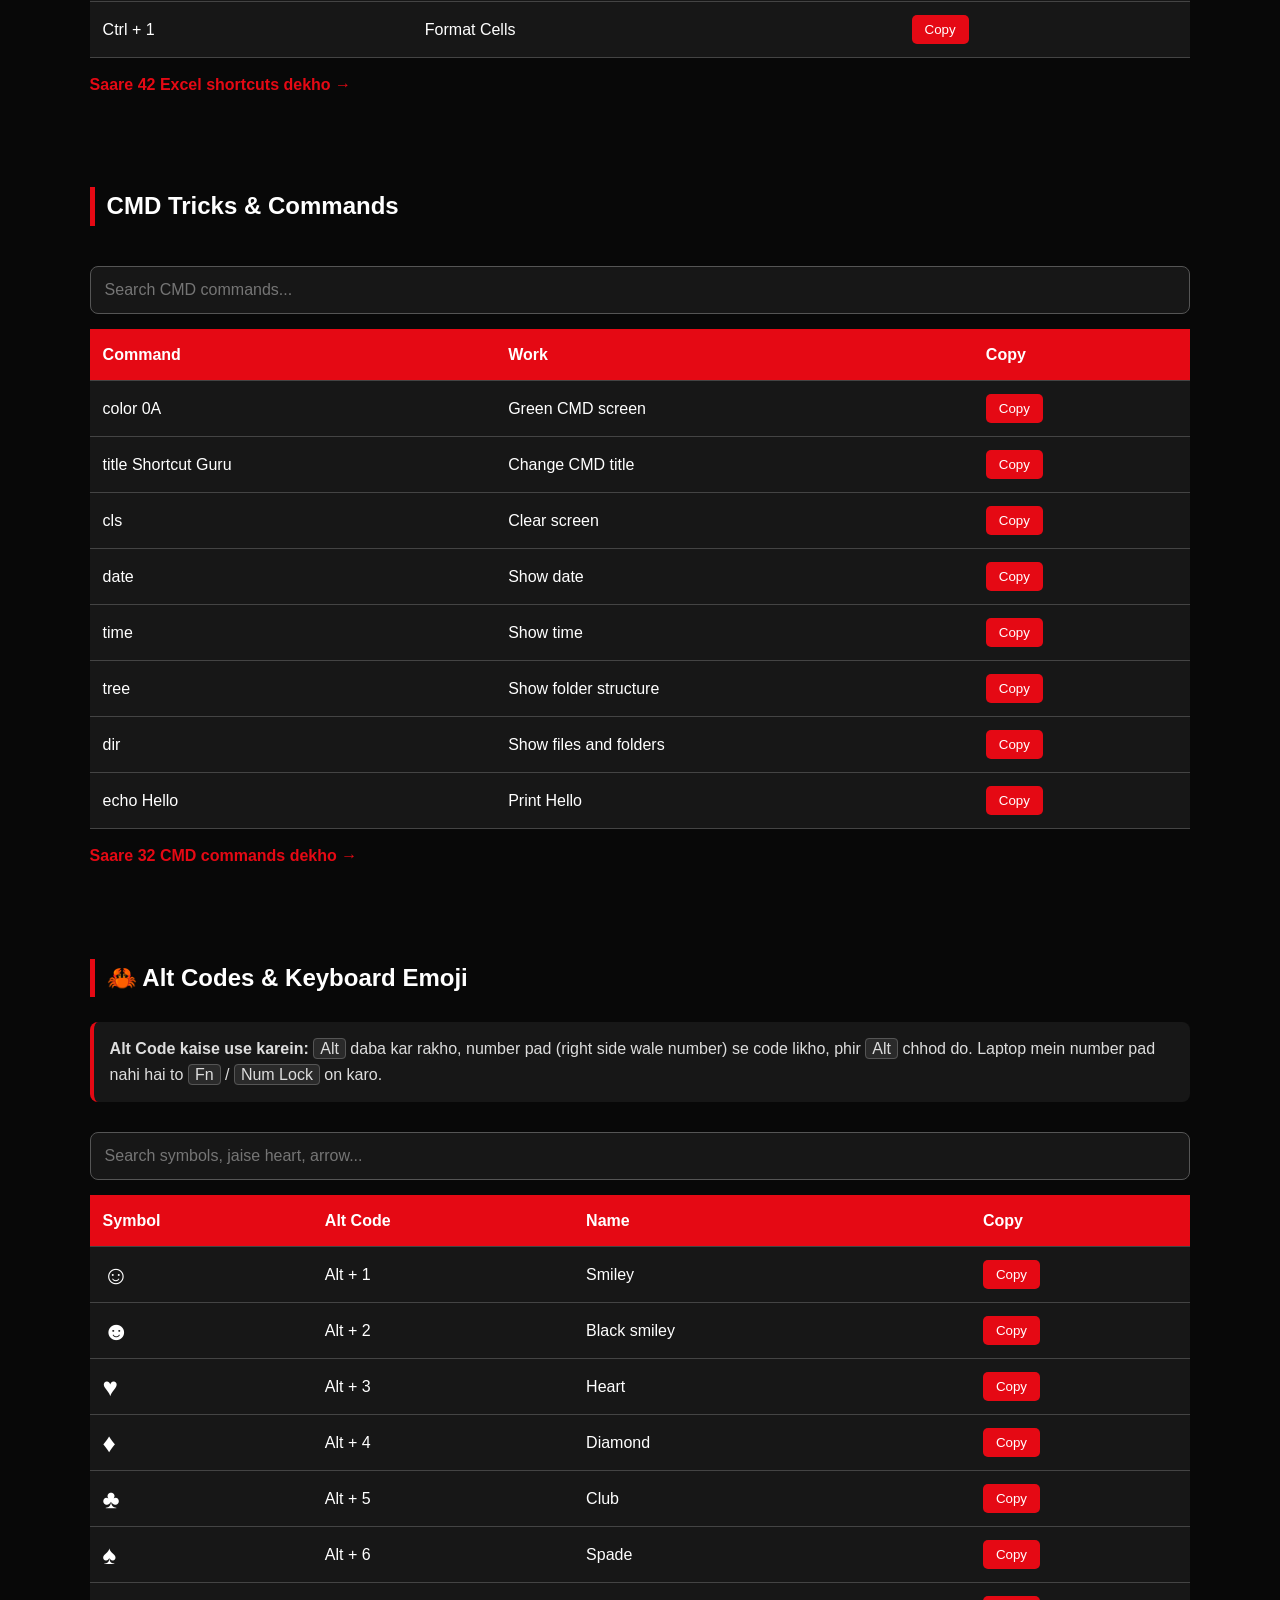
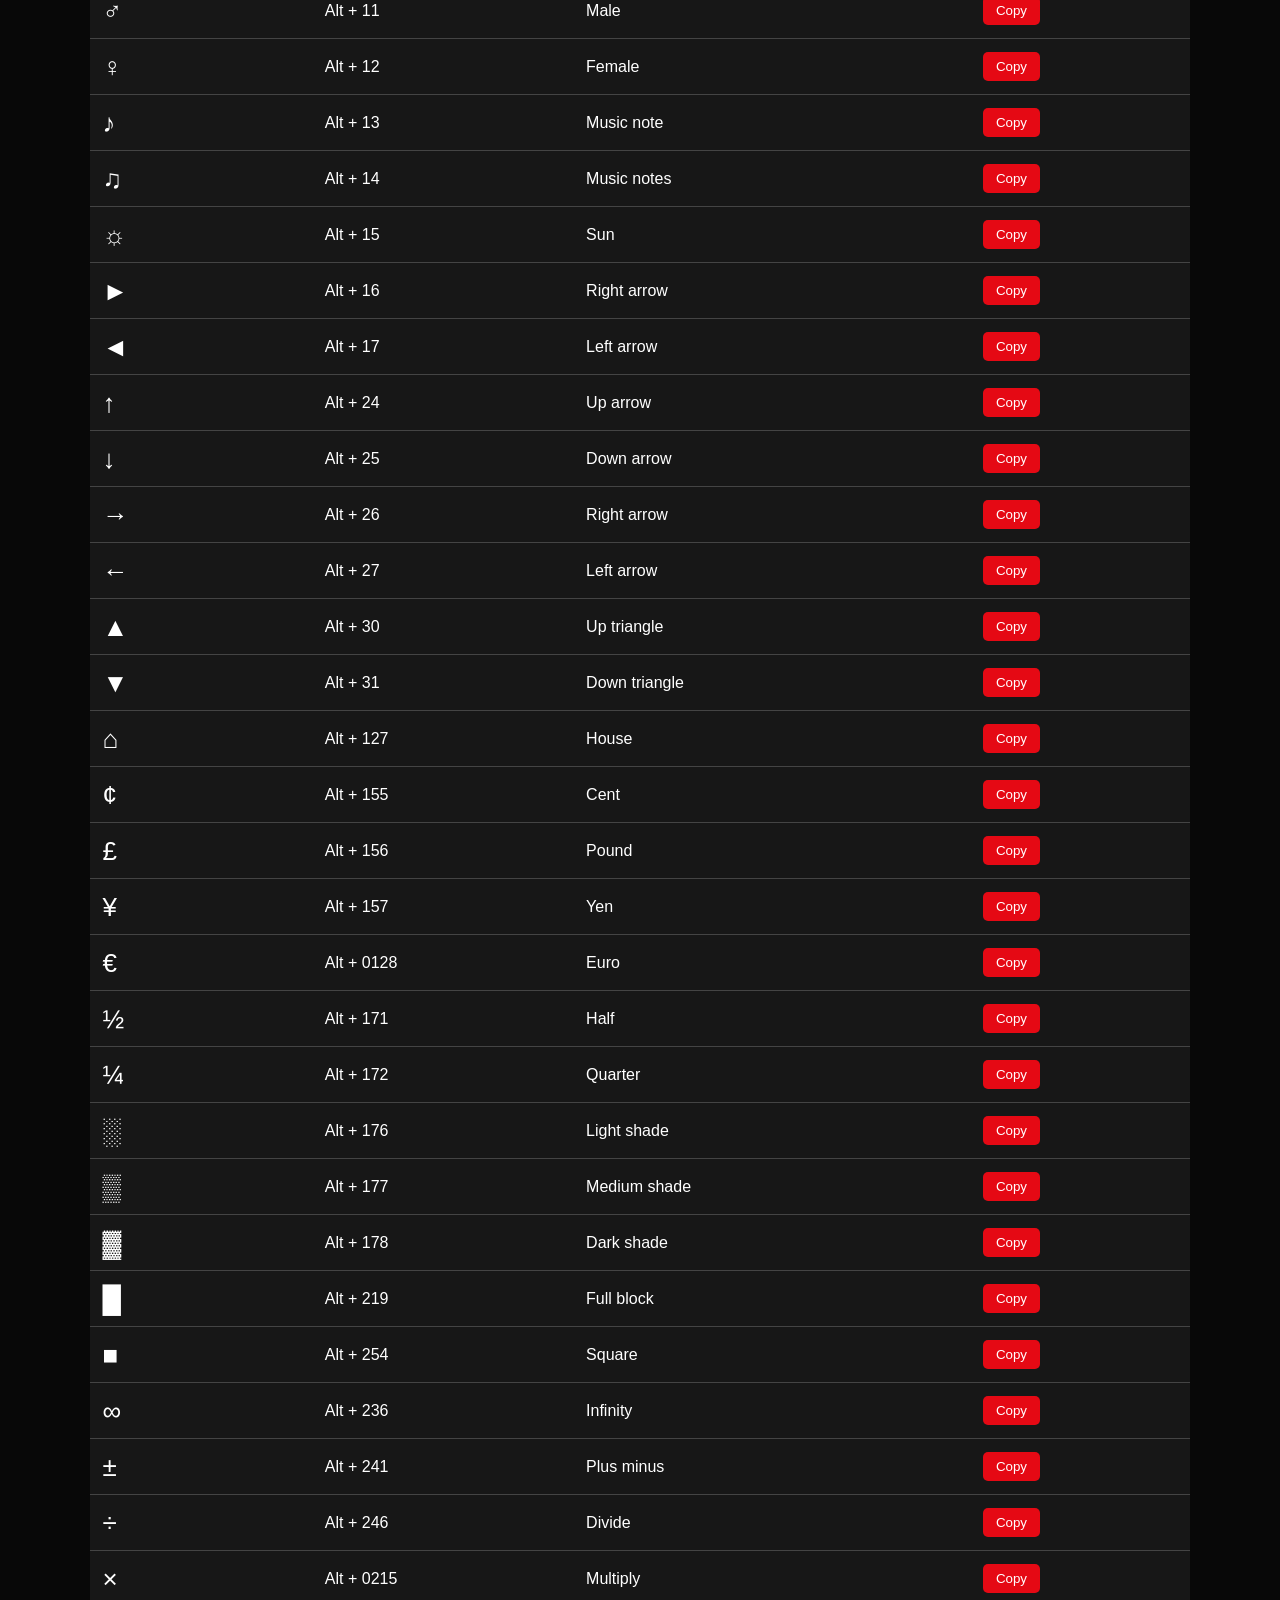
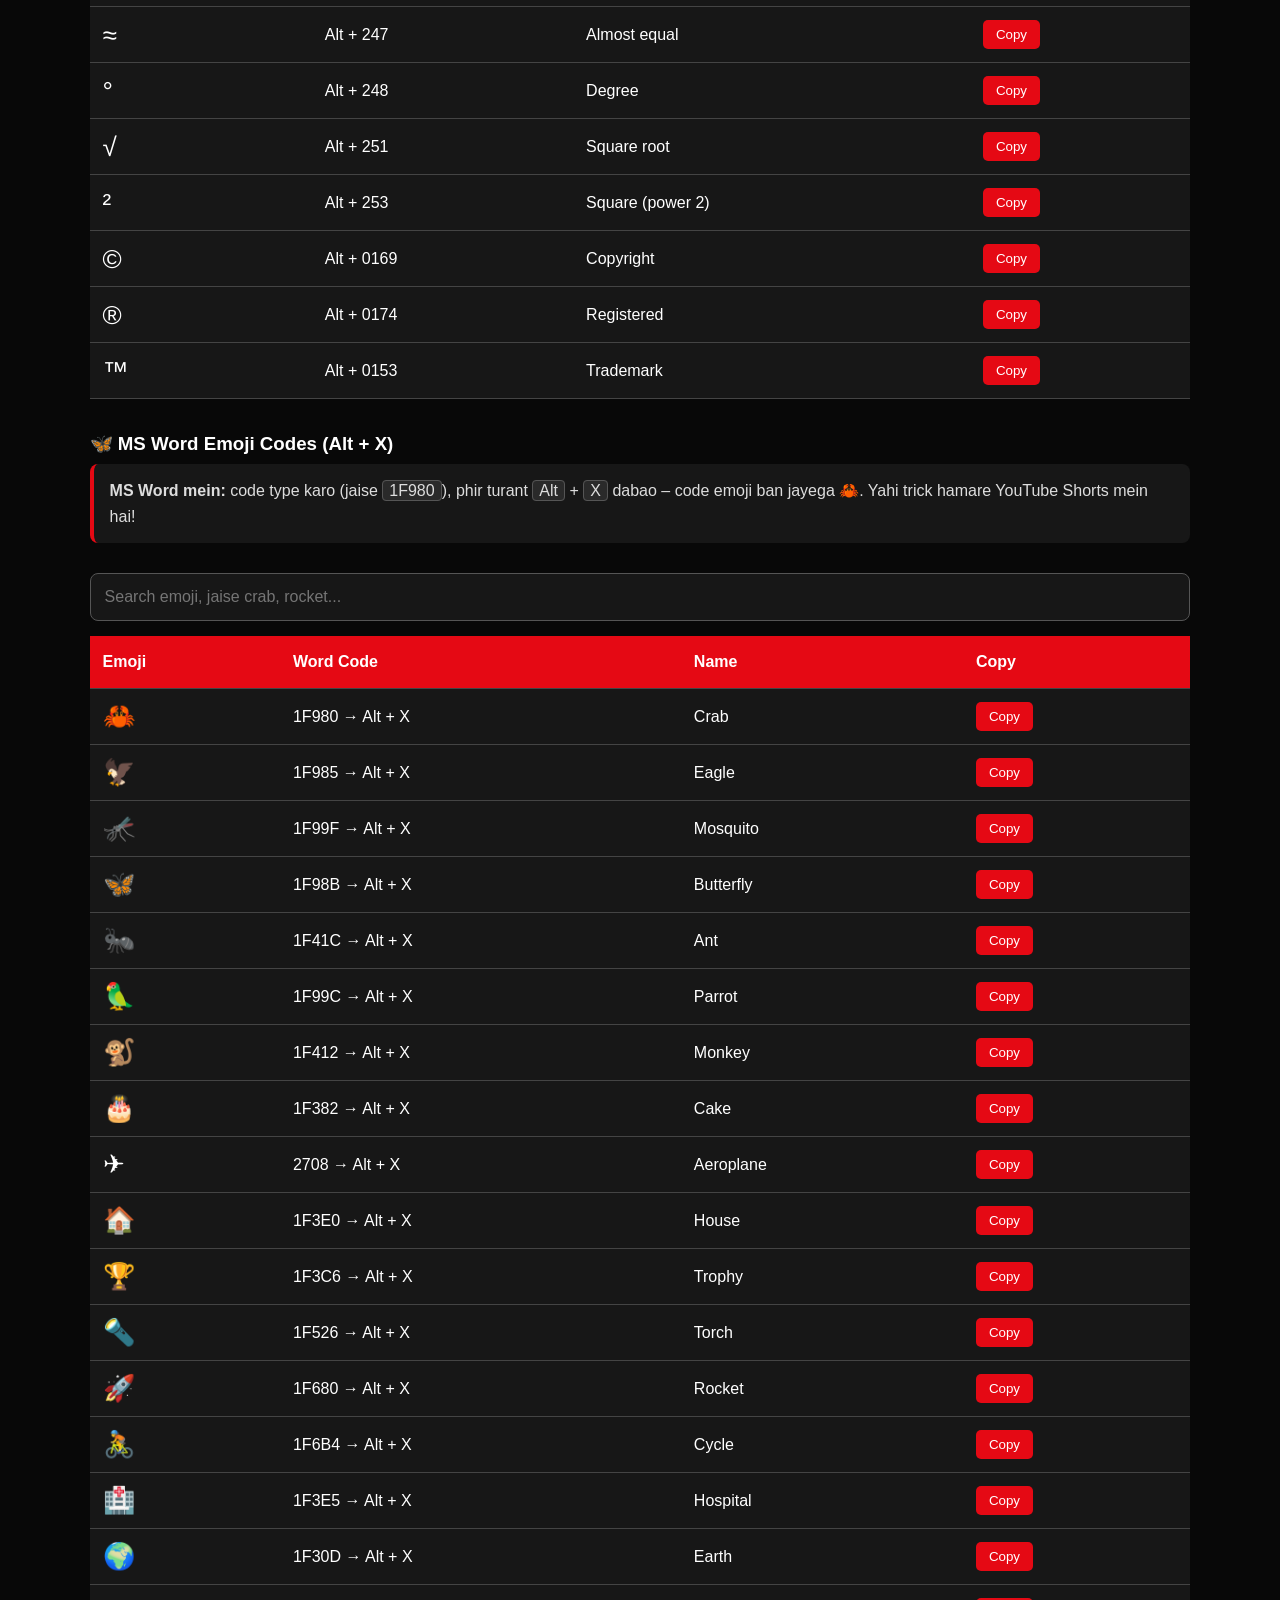
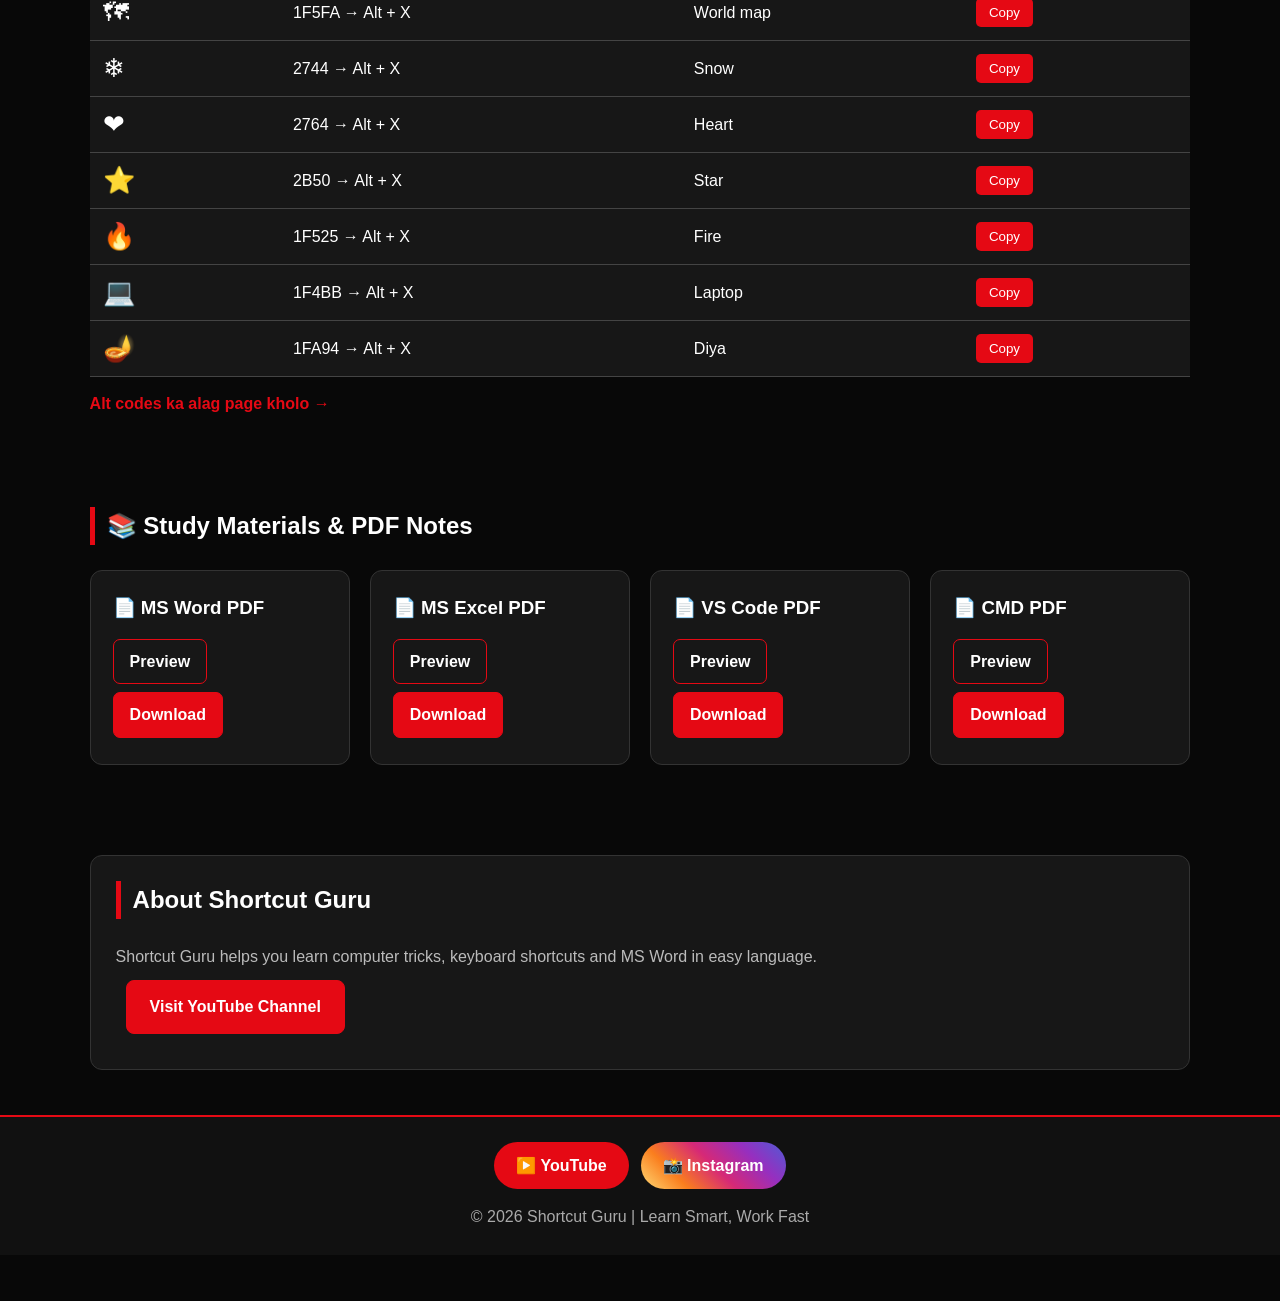
<file: shortcutguru.html.html>
<!DOCTYPE html>
<html lang="hi">
<head>
<meta charset="UTF-8">
<meta name="robots" content="noindex">
<meta http-equiv="refresh" content="0; url=./">
<link rel="canonical" href="https://onlyankit9259-collab.github.io/shortcut/">
<title>Shortcut Guru</title>
</head>
<body style="background:#080808;color:#fff;font-family:Arial,sans-serif;text-align:center;padding:60px 20px">
<p>Shortcut Guru ka naya page khul raha hai… <a style="color:#e50914" href="./">Yahan dabao</a></p>
</body>
</html>
</file>
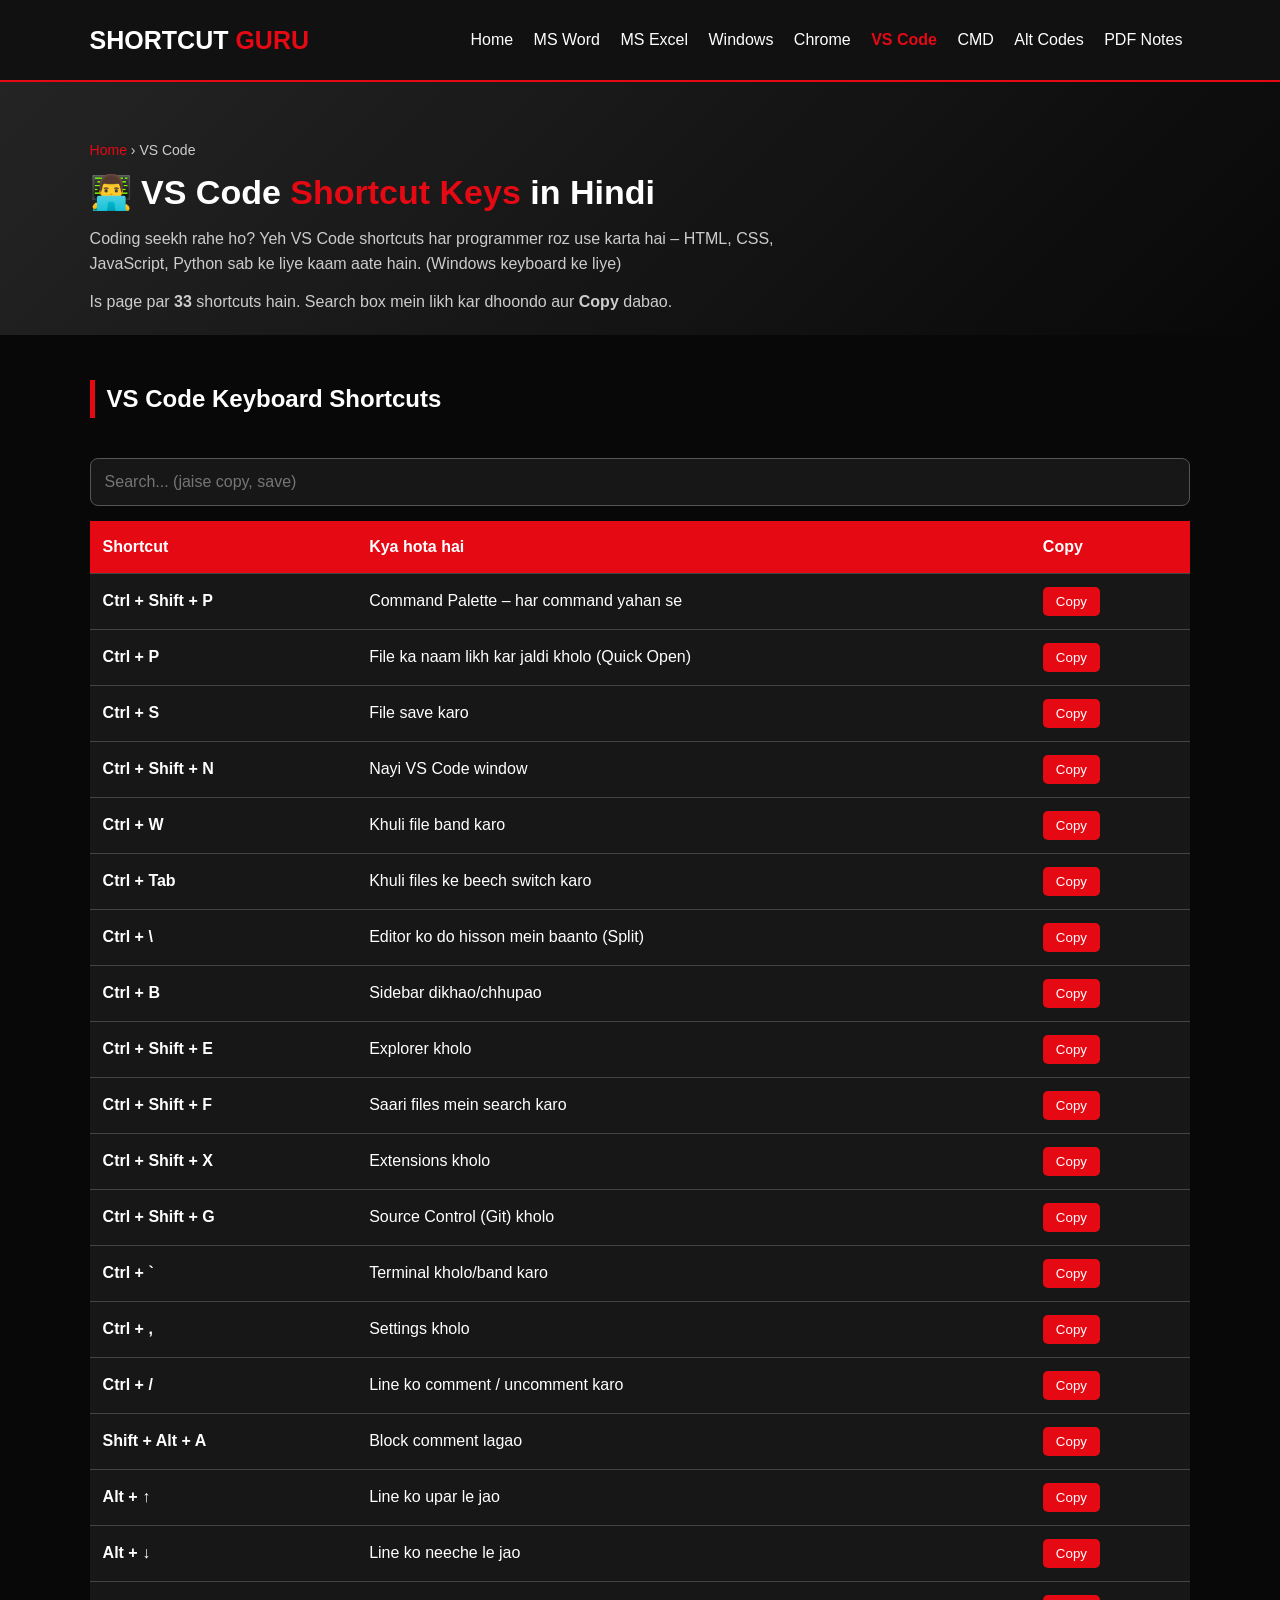
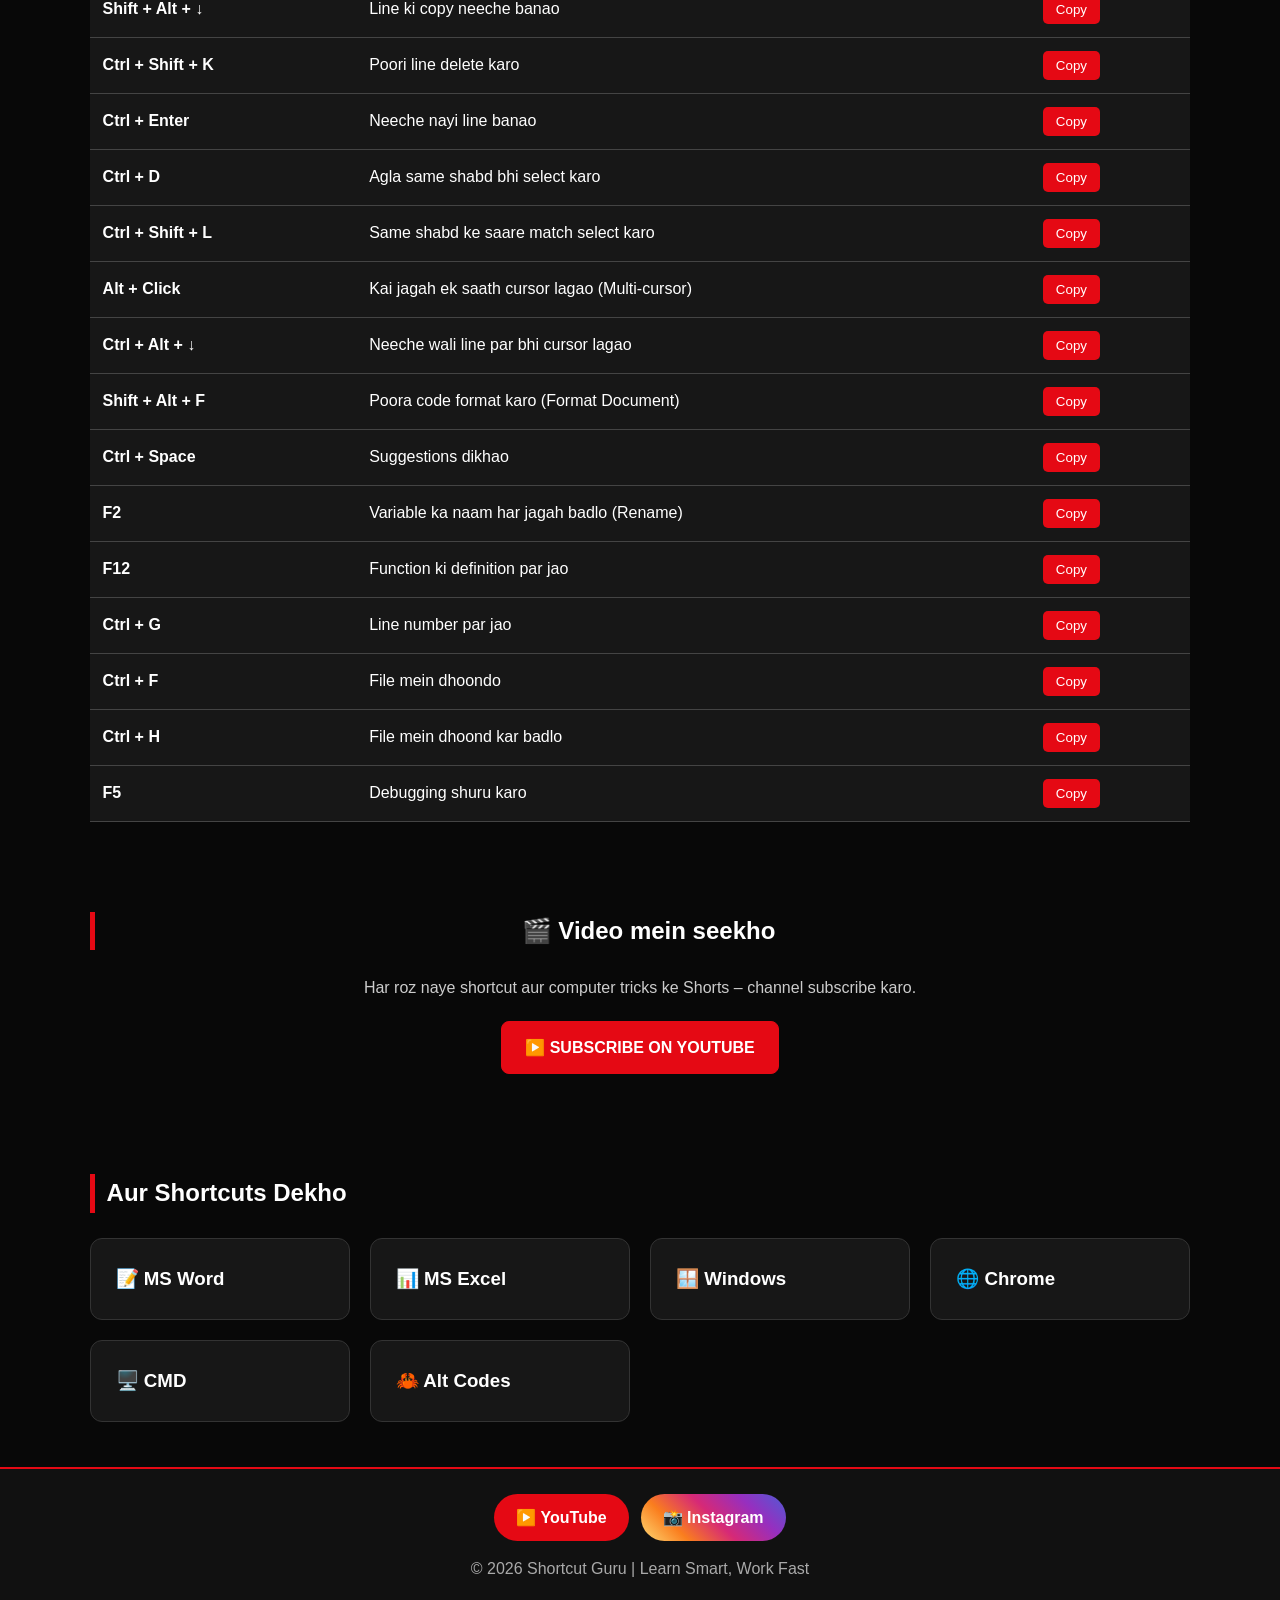
<file: vscode-shortcuts.html>
<!DOCTYPE html>
<!-- Generated by tools/build_pages.py – edit the data there, not this file. -->
<html lang="hi">
<head>
<meta charset="UTF-8">
<meta name="viewport" content="width=device-width, initial-scale=1.0">
<title>VS Code Shortcut Keys in Hindi – 30+ Coding Shortcuts | Shortcut Guru</title>
<meta name="description" content="Visual Studio Code ke 30+ shortcut keys Hindi mein: Command Palette, Multi-cursor, Line move/copy, Format document, Terminal aur bahut kuch. Coding tez karo.">
<meta name="robots" content="index, follow">
<link rel="canonical" href="https://onlyankit9259-collab.github.io/shortcut/vscode-shortcuts.html">
<meta property="og:type" content="article">
<meta property="og:site_name" content="Shortcut Guru">
<meta property="og:title" content="VS Code Shortcut Keys in Hindi">
<meta property="og:description" content="Visual Studio Code ke 30+ shortcut keys Hindi mein: Command Palette, Multi-cursor, Line move/copy, Format document, Terminal aur bahut kuch. Coding tez karo.">
<meta property="og:url" content="https://onlyankit9259-collab.github.io/shortcut/vscode-shortcuts.html">
<meta property="og:image" content="https://onlyankit9259-collab.github.io/shortcut/icons/icon-512.png">
<meta name="twitter:card" content="summary">
<link rel="manifest" href="/shortcut/manifest.json">
<meta name="theme-color" content="#e50914">
<link rel="icon" type="image/png" href="/shortcut/icons/icon-192.png">
<link rel="apple-touch-icon" href="/shortcut/icons/icon-192.png">
<meta name="apple-mobile-web-app-capable" content="yes">
<meta name="apple-mobile-web-app-title" content="Shortcut Guru">
<link rel="stylesheet" href="assets/site.css">
<script type="application/ld+json">{"@context": "https://schema.org", "@type": "BreadcrumbList", "itemListElement": [{"@type": "ListItem", "position": 1, "name": "Shortcut Guru", "item": "https://onlyankit9259-collab.github.io/shortcut/"}, {"@type": "ListItem", "position": 2, "name": "VS Code", "item": "https://onlyankit9259-collab.github.io/shortcut/vscode-shortcuts.html"}]}</script>
</head>
<body>

<header>
 <div class="logo"><a href="./">SHORTCUT <span>GURU</span></a></div>
 <nav>
  <a href="./">Home</a>
  <a href="ms-word-shortcuts.html">MS Word</a>
  <a href="ms-excel-shortcuts.html">MS Excel</a>
  <a href="windows-shortcuts.html">Windows</a>
  <a href="chrome-shortcuts.html">Chrome</a>
  <a href="vscode-shortcuts.html" aria-current="page">VS Code</a>
  <a href="cmd-commands.html">CMD</a>
  <a href="alt-codes.html">Alt Codes</a>
  <a href="./#pdfs">PDF Notes</a>
 </nav>
</header>

<main>
<section class="page-hero">
 <p class="crumb"><a href="./">Home</a> › VS Code</p>
 <h1>👨‍💻 VS Code <span>Shortcut Keys</span> in Hindi</h1>
 <p>Coding seekh rahe ho? Yeh VS Code shortcuts har programmer roz use karta hai – HTML, CSS, JavaScript, Python sab ke liye kaam aate hain. (Windows keyboard ke liye)</p>
 <p>Is page par <b>33</b> shortcuts hain. Search box mein likh kar dhoondo aur <b>Copy</b> dabao.</p>
</section>

<section>
 <h2>VS Code Keyboard Shortcuts</h2>
 <input class="search" data-table="list0" placeholder="Search... (jaise copy, save)" aria-label="Search VS Code Keyboard Shortcuts">
 <div class="table-wrap">
 <table>
 <thead><tr><th>Shortcut</th><th>Kya hota hai</th><th>Copy</th></tr></thead>
 <tbody id="list0">
 <tr><td class="keys">Ctrl + Shift + P</td><td>Command Palette – har command yahan se</td><td><button class="copy-btn">Copy</button></td></tr>
 <tr><td class="keys">Ctrl + P</td><td>File ka naam likh kar jaldi kholo (Quick Open)</td><td><button class="copy-btn">Copy</button></td></tr>
 <tr><td class="keys">Ctrl + S</td><td>File save karo</td><td><button class="copy-btn">Copy</button></td></tr>
 <tr><td class="keys">Ctrl + Shift + N</td><td>Nayi VS Code window</td><td><button class="copy-btn">Copy</button></td></tr>
 <tr><td class="keys">Ctrl + W</td><td>Khuli file band karo</td><td><button class="copy-btn">Copy</button></td></tr>
 <tr><td class="keys">Ctrl + Tab</td><td>Khuli files ke beech switch karo</td><td><button class="copy-btn">Copy</button></td></tr>
 <tr><td class="keys">Ctrl + \</td><td>Editor ko do hisson mein baanto (Split)</td><td><button class="copy-btn">Copy</button></td></tr>
 <tr><td class="keys">Ctrl + B</td><td>Sidebar dikhao/chhupao</td><td><button class="copy-btn">Copy</button></td></tr>
 <tr><td class="keys">Ctrl + Shift + E</td><td>Explorer kholo</td><td><button class="copy-btn">Copy</button></td></tr>
 <tr><td class="keys">Ctrl + Shift + F</td><td>Saari files mein search karo</td><td><button class="copy-btn">Copy</button></td></tr>
 <tr><td class="keys">Ctrl + Shift + X</td><td>Extensions kholo</td><td><button class="copy-btn">Copy</button></td></tr>
 <tr><td class="keys">Ctrl + Shift + G</td><td>Source Control (Git) kholo</td><td><button class="copy-btn">Copy</button></td></tr>
 <tr><td class="keys">Ctrl + `</td><td>Terminal kholo/band karo</td><td><button class="copy-btn">Copy</button></td></tr>
 <tr><td class="keys">Ctrl + ,</td><td>Settings kholo</td><td><button class="copy-btn">Copy</button></td></tr>
 <tr><td class="keys">Ctrl + /</td><td>Line ko comment / uncomment karo</td><td><button class="copy-btn">Copy</button></td></tr>
 <tr><td class="keys">Shift + Alt + A</td><td>Block comment lagao</td><td><button class="copy-btn">Copy</button></td></tr>
 <tr><td class="keys">Alt + ↑</td><td>Line ko upar le jao</td><td><button class="copy-btn">Copy</button></td></tr>
 <tr><td class="keys">Alt + ↓</td><td>Line ko neeche le jao</td><td><button class="copy-btn">Copy</button></td></tr>
 <tr><td class="keys">Shift + Alt + ↓</td><td>Line ki copy neeche banao</td><td><button class="copy-btn">Copy</button></td></tr>
 <tr><td class="keys">Ctrl + Shift + K</td><td>Poori line delete karo</td><td><button class="copy-btn">Copy</button></td></tr>
 <tr><td class="keys">Ctrl + Enter</td><td>Neeche nayi line banao</td><td><button class="copy-btn">Copy</button></td></tr>
 <tr><td class="keys">Ctrl + D</td><td>Agla same shabd bhi select karo</td><td><button class="copy-btn">Copy</button></td></tr>
 <tr><td class="keys">Ctrl + Shift + L</td><td>Same shabd ke saare match select karo</td><td><button class="copy-btn">Copy</button></td></tr>
 <tr><td class="keys">Alt + Click</td><td>Kai jagah ek saath cursor lagao (Multi-cursor)</td><td><button class="copy-btn">Copy</button></td></tr>
 <tr><td class="keys">Ctrl + Alt + ↓</td><td>Neeche wali line par bhi cursor lagao</td><td><button class="copy-btn">Copy</button></td></tr>
 <tr><td class="keys">Shift + Alt + F</td><td>Poora code format karo (Format Document)</td><td><button class="copy-btn">Copy</button></td></tr>
 <tr><td class="keys">Ctrl + Space</td><td>Suggestions dikhao</td><td><button class="copy-btn">Copy</button></td></tr>
 <tr><td class="keys">F2</td><td>Variable ka naam har jagah badlo (Rename)</td><td><button class="copy-btn">Copy</button></td></tr>
 <tr><td class="keys">F12</td><td>Function ki definition par jao</td><td><button class="copy-btn">Copy</button></td></tr>
 <tr><td class="keys">Ctrl + G</td><td>Line number par jao</td><td><button class="copy-btn">Copy</button></td></tr>
 <tr><td class="keys">Ctrl + F</td><td>File mein dhoondo</td><td><button class="copy-btn">Copy</button></td></tr>
 <tr><td class="keys">Ctrl + H</td><td>File mein dhoond kar badlo</td><td><button class="copy-btn">Copy</button></td></tr>
 <tr><td class="keys">F5</td><td>Debugging shuru karo</td><td><button class="copy-btn">Copy</button></td></tr>
 </tbody>
 </table>
 </div>
</section>
<section class="cta">
 <h2>🎬 Video mein seekho</h2>
 <p>Har roz naye shortcut aur computer tricks ke Shorts – channel subscribe karo.</p>
 <a class="btn" href="https://youtube.com/@shortcutguru_sg" target="_blank" rel="noopener noreferrer">▶️ SUBSCRIBE ON YOUTUBE</a>
</section>

<section>
 <h2>Aur Shortcuts Dekho</h2>
 <div class="grid">
  <a class="card" href="ms-word-shortcuts.html"><h3>📝 MS Word</h3></a>
  <a class="card" href="ms-excel-shortcuts.html"><h3>📊 MS Excel</h3></a>
  <a class="card" href="windows-shortcuts.html"><h3>🪟 Windows</h3></a>
  <a class="card" href="chrome-shortcuts.html"><h3>🌐 Chrome</h3></a>
  <a class="card" href="cmd-commands.html"><h3>🖥️ CMD</h3></a>
  <a class="card" href="alt-codes.html"><h3>🦀 Alt Codes</h3></a>
 </div>
</section>
</main>

<footer>
 <div class="social">
  <a class="yt" href="https://youtube.com/@shortcutguru_sg" target="_blank" rel="noopener noreferrer">▶️ YouTube</a>
  <a class="ig" href="https://www.instagram.com/shortcutguru_sg/" target="_blank" rel="noopener noreferrer">📸 Instagram</a>
 </div>
 <p>© 2026 Shortcut Guru | Learn Smart, Work Fast</p>
</footer>

<script>
document.querySelectorAll("input.search").forEach(function(input){
 var rows=document.querySelectorAll("#"+input.dataset.table+" tr");
 input.addEventListener("input",function(){
  var v=this.value.toLowerCase();
  rows.forEach(function(r){ r.hidden=!r.textContent.toLowerCase().includes(v); });
 });
});
document.querySelectorAll(".copy-btn").forEach(function(b){
 b.addEventListener("click",async function(){
  var v=this.closest("tr").cells[0].textContent.trim();
  try{ await navigator.clipboard.writeText(v); this.textContent="Copied!"; }
  catch(e){ this.textContent="Failed"; }
  var btn=this; setTimeout(function(){ btn.textContent="Copy"; },1200);
 });
});
if ("serviceWorker" in navigator) {
  // Reload once when an updated service worker takes over an open page.
  const hadController = !!navigator.serviceWorker.controller;
  let reloaded = false;
  navigator.serviceWorker.addEventListener("controllerchange", () => {
    if (hadController && !reloaded) { reloaded = true; window.location.reload(); }
  });
  window.addEventListener("load", () => {
    navigator.serviceWorker.register("/shortcut/service-worker.js", { updateViaCache: "none" })
      .then((reg) => reg.update())
      .catch((error) => console.log("Service Worker Error:", error));
  });
}
</script>
</body>
</html>
</file>
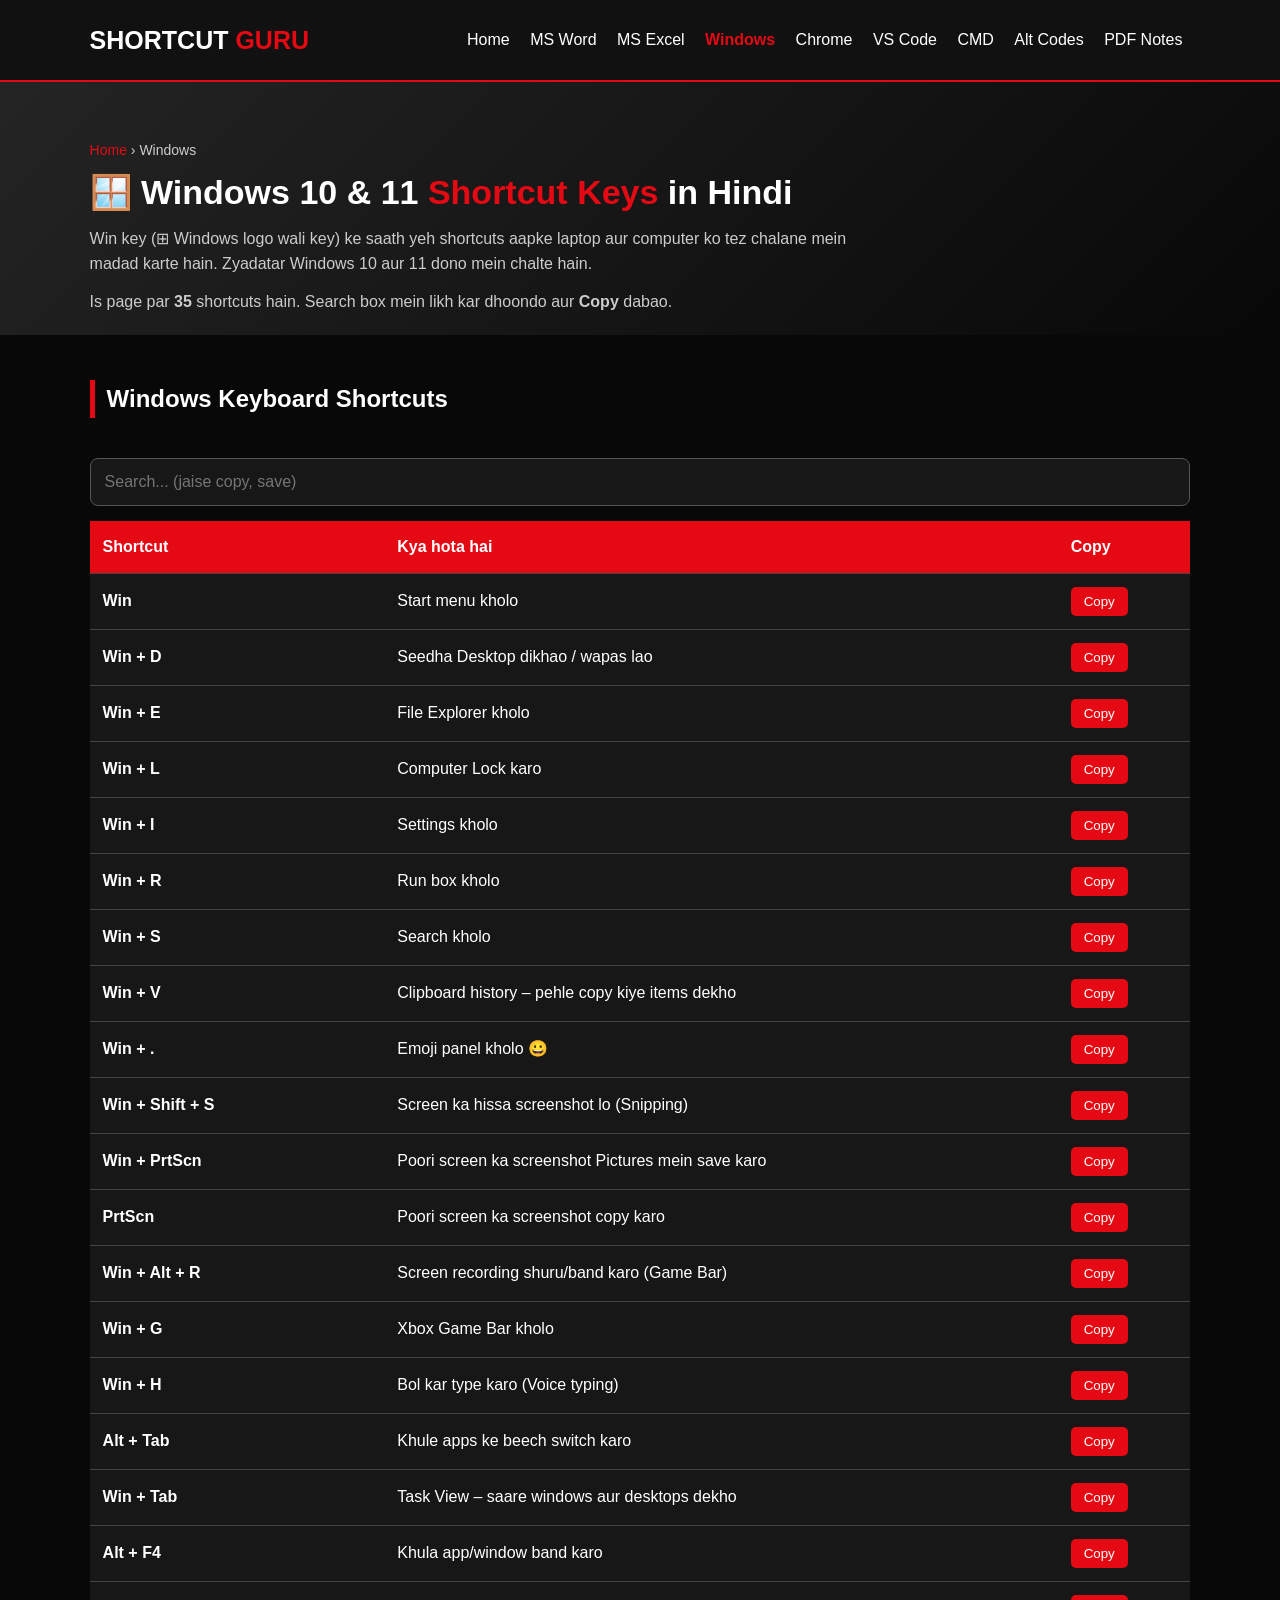
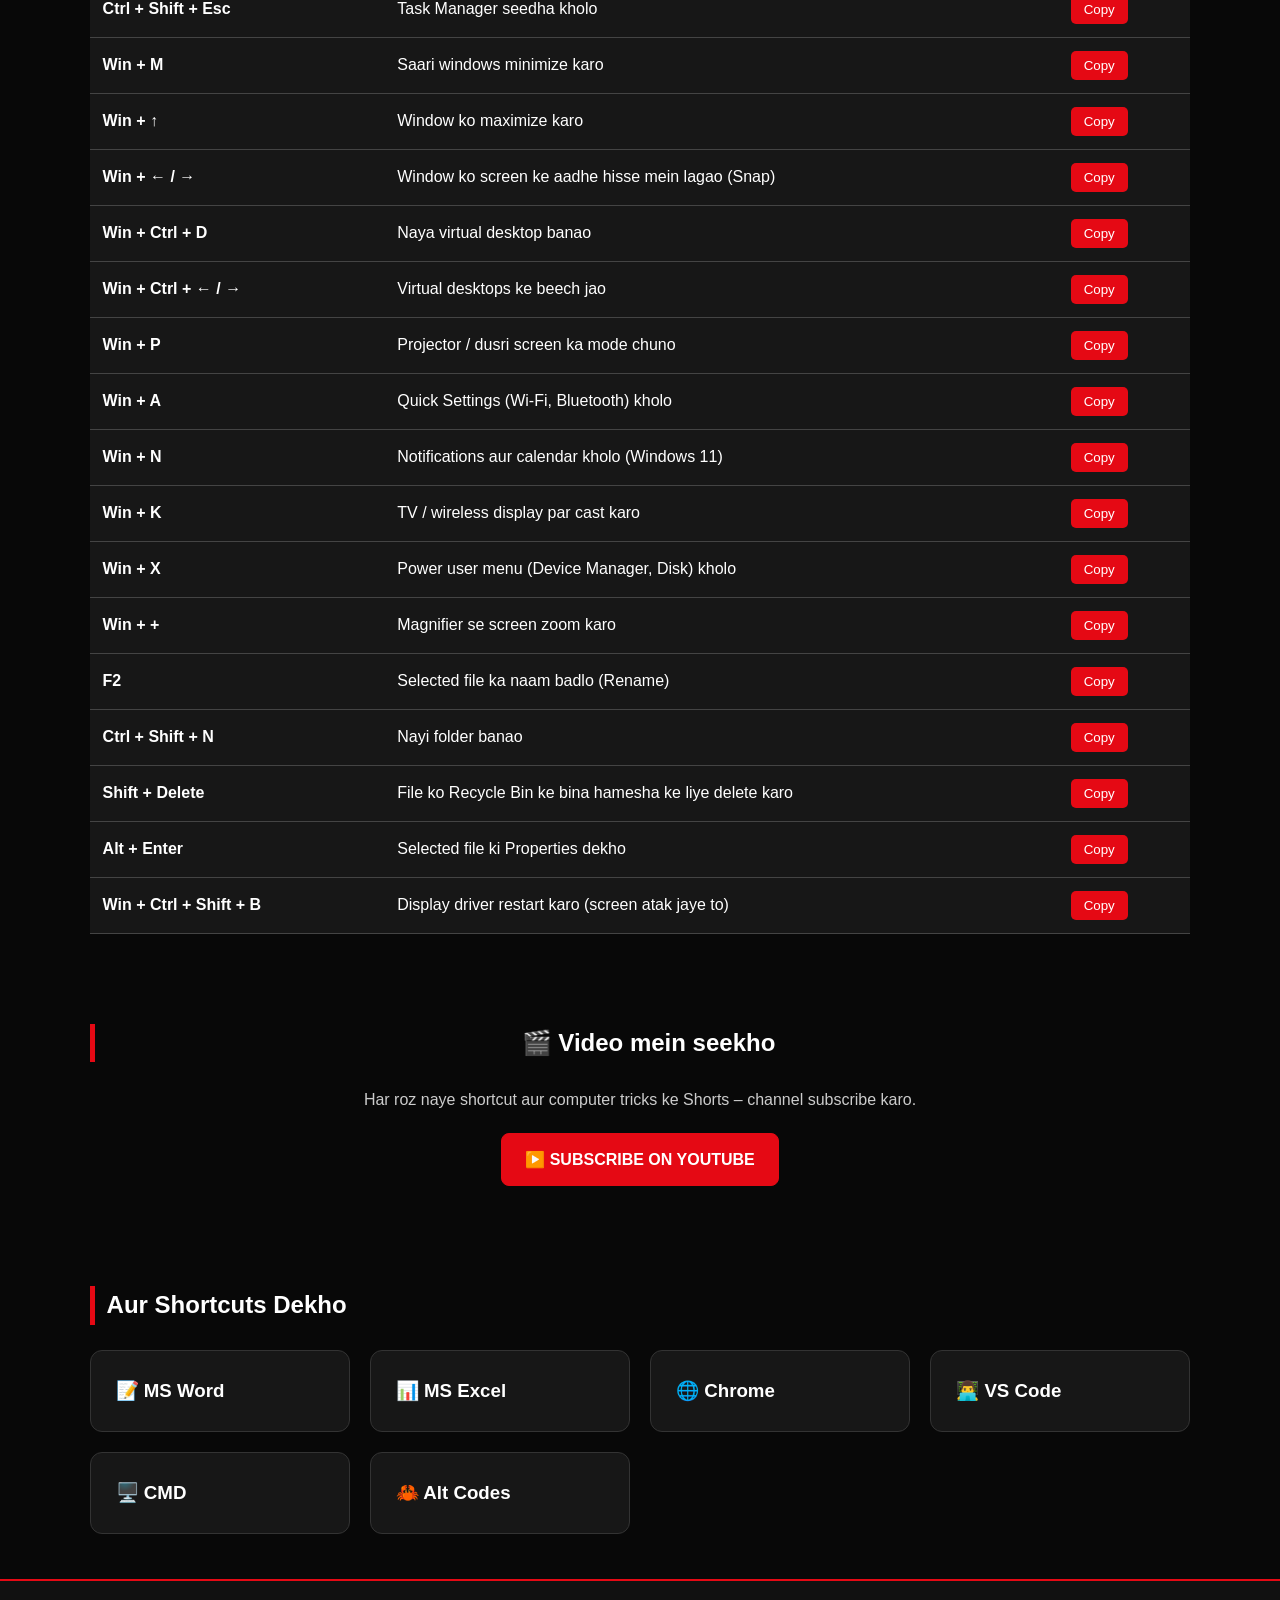
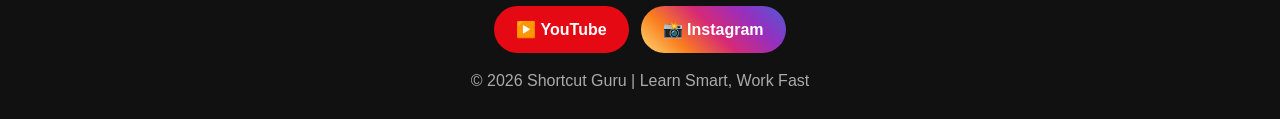
<file: windows-shortcuts.html>
<!DOCTYPE html>
<!-- Generated by tools/build_pages.py – edit the data there, not this file. -->
<html lang="hi">
<head>
<meta charset="UTF-8">
<meta name="viewport" content="width=device-width, initial-scale=1.0">
<title>Windows 10 &amp; 11 Shortcut Keys in Hindi – 35+ Keyboard Tricks | Shortcut Guru</title>
<meta name="description" content="Windows 10 aur Windows 11 ke 35+ kaam ke shortcut keys Hindi mein: Screenshot, Clipboard history, Emoji panel, Lock, Task Manager, Screen recording aur bahut kuch.">
<meta name="robots" content="index, follow">
<link rel="canonical" href="https://onlyankit9259-collab.github.io/shortcut/windows-shortcuts.html">
<meta property="og:type" content="article">
<meta property="og:site_name" content="Shortcut Guru">
<meta property="og:title" content="Windows 10 &amp; 11 Shortcut Keys in Hindi">
<meta property="og:description" content="Windows 10 aur Windows 11 ke 35+ kaam ke shortcut keys Hindi mein: Screenshot, Clipboard history, Emoji panel, Lock, Task Manager, Screen recording aur bahut kuch.">
<meta property="og:url" content="https://onlyankit9259-collab.github.io/shortcut/windows-shortcuts.html">
<meta property="og:image" content="https://onlyankit9259-collab.github.io/shortcut/icons/icon-512.png">
<meta name="twitter:card" content="summary">
<link rel="manifest" href="/shortcut/manifest.json">
<meta name="theme-color" content="#e50914">
<link rel="icon" type="image/png" href="/shortcut/icons/icon-192.png">
<link rel="apple-touch-icon" href="/shortcut/icons/icon-192.png">
<meta name="apple-mobile-web-app-capable" content="yes">
<meta name="apple-mobile-web-app-title" content="Shortcut Guru">
<link rel="stylesheet" href="assets/site.css">
<script type="application/ld+json">{"@context": "https://schema.org", "@type": "BreadcrumbList", "itemListElement": [{"@type": "ListItem", "position": 1, "name": "Shortcut Guru", "item": "https://onlyankit9259-collab.github.io/shortcut/"}, {"@type": "ListItem", "position": 2, "name": "Windows", "item": "https://onlyankit9259-collab.github.io/shortcut/windows-shortcuts.html"}]}</script>
</head>
<body>

<header>
 <div class="logo"><a href="./">SHORTCUT <span>GURU</span></a></div>
 <nav>
  <a href="./">Home</a>
  <a href="ms-word-shortcuts.html">MS Word</a>
  <a href="ms-excel-shortcuts.html">MS Excel</a>
  <a href="windows-shortcuts.html" aria-current="page">Windows</a>
  <a href="chrome-shortcuts.html">Chrome</a>
  <a href="vscode-shortcuts.html">VS Code</a>
  <a href="cmd-commands.html">CMD</a>
  <a href="alt-codes.html">Alt Codes</a>
  <a href="./#pdfs">PDF Notes</a>
 </nav>
</header>

<main>
<section class="page-hero">
 <p class="crumb"><a href="./">Home</a> › Windows</p>
 <h1>🪟 Windows 10 &amp; 11 <span>Shortcut Keys</span> in Hindi</h1>
 <p>Win key (⊞ Windows logo wali key) ke saath yeh shortcuts aapke laptop aur computer ko tez chalane mein madad karte hain. Zyadatar Windows 10 aur 11 dono mein chalte hain.</p>
 <p>Is page par <b>35</b> shortcuts hain. Search box mein likh kar dhoondo aur <b>Copy</b> dabao.</p>
</section>

<section>
 <h2>Windows Keyboard Shortcuts</h2>
 <input class="search" data-table="list0" placeholder="Search... (jaise copy, save)" aria-label="Search Windows Keyboard Shortcuts">
 <div class="table-wrap">
 <table>
 <thead><tr><th>Shortcut</th><th>Kya hota hai</th><th>Copy</th></tr></thead>
 <tbody id="list0">
 <tr><td class="keys">Win</td><td>Start menu kholo</td><td><button class="copy-btn">Copy</button></td></tr>
 <tr><td class="keys">Win + D</td><td>Seedha Desktop dikhao / wapas lao</td><td><button class="copy-btn">Copy</button></td></tr>
 <tr><td class="keys">Win + E</td><td>File Explorer kholo</td><td><button class="copy-btn">Copy</button></td></tr>
 <tr><td class="keys">Win + L</td><td>Computer Lock karo</td><td><button class="copy-btn">Copy</button></td></tr>
 <tr><td class="keys">Win + I</td><td>Settings kholo</td><td><button class="copy-btn">Copy</button></td></tr>
 <tr><td class="keys">Win + R</td><td>Run box kholo</td><td><button class="copy-btn">Copy</button></td></tr>
 <tr><td class="keys">Win + S</td><td>Search kholo</td><td><button class="copy-btn">Copy</button></td></tr>
 <tr><td class="keys">Win + V</td><td>Clipboard history – pehle copy kiye items dekho</td><td><button class="copy-btn">Copy</button></td></tr>
 <tr><td class="keys">Win + .</td><td>Emoji panel kholo 😀</td><td><button class="copy-btn">Copy</button></td></tr>
 <tr><td class="keys">Win + Shift + S</td><td>Screen ka hissa screenshot lo (Snipping)</td><td><button class="copy-btn">Copy</button></td></tr>
 <tr><td class="keys">Win + PrtScn</td><td>Poori screen ka screenshot Pictures mein save karo</td><td><button class="copy-btn">Copy</button></td></tr>
 <tr><td class="keys">PrtScn</td><td>Poori screen ka screenshot copy karo</td><td><button class="copy-btn">Copy</button></td></tr>
 <tr><td class="keys">Win + Alt + R</td><td>Screen recording shuru/band karo (Game Bar)</td><td><button class="copy-btn">Copy</button></td></tr>
 <tr><td class="keys">Win + G</td><td>Xbox Game Bar kholo</td><td><button class="copy-btn">Copy</button></td></tr>
 <tr><td class="keys">Win + H</td><td>Bol kar type karo (Voice typing)</td><td><button class="copy-btn">Copy</button></td></tr>
 <tr><td class="keys">Alt + Tab</td><td>Khule apps ke beech switch karo</td><td><button class="copy-btn">Copy</button></td></tr>
 <tr><td class="keys">Win + Tab</td><td>Task View – saare windows aur desktops dekho</td><td><button class="copy-btn">Copy</button></td></tr>
 <tr><td class="keys">Alt + F4</td><td>Khula app/window band karo</td><td><button class="copy-btn">Copy</button></td></tr>
 <tr><td class="keys">Ctrl + Shift + Esc</td><td>Task Manager seedha kholo</td><td><button class="copy-btn">Copy</button></td></tr>
 <tr><td class="keys">Win + M</td><td>Saari windows minimize karo</td><td><button class="copy-btn">Copy</button></td></tr>
 <tr><td class="keys">Win + ↑</td><td>Window ko maximize karo</td><td><button class="copy-btn">Copy</button></td></tr>
 <tr><td class="keys">Win + ← / →</td><td>Window ko screen ke aadhe hisse mein lagao (Snap)</td><td><button class="copy-btn">Copy</button></td></tr>
 <tr><td class="keys">Win + Ctrl + D</td><td>Naya virtual desktop banao</td><td><button class="copy-btn">Copy</button></td></tr>
 <tr><td class="keys">Win + Ctrl + ← / →</td><td>Virtual desktops ke beech jao</td><td><button class="copy-btn">Copy</button></td></tr>
 <tr><td class="keys">Win + P</td><td>Projector / dusri screen ka mode chuno</td><td><button class="copy-btn">Copy</button></td></tr>
 <tr><td class="keys">Win + A</td><td>Quick Settings (Wi-Fi, Bluetooth) kholo</td><td><button class="copy-btn">Copy</button></td></tr>
 <tr><td class="keys">Win + N</td><td>Notifications aur calendar kholo (Windows 11)</td><td><button class="copy-btn">Copy</button></td></tr>
 <tr><td class="keys">Win + K</td><td>TV / wireless display par cast karo</td><td><button class="copy-btn">Copy</button></td></tr>
 <tr><td class="keys">Win + X</td><td>Power user menu (Device Manager, Disk) kholo</td><td><button class="copy-btn">Copy</button></td></tr>
 <tr><td class="keys">Win + +</td><td>Magnifier se screen zoom karo</td><td><button class="copy-btn">Copy</button></td></tr>
 <tr><td class="keys">F2</td><td>Selected file ka naam badlo (Rename)</td><td><button class="copy-btn">Copy</button></td></tr>
 <tr><td class="keys">Ctrl + Shift + N</td><td>Nayi folder banao</td><td><button class="copy-btn">Copy</button></td></tr>
 <tr><td class="keys">Shift + Delete</td><td>File ko Recycle Bin ke bina hamesha ke liye delete karo</td><td><button class="copy-btn">Copy</button></td></tr>
 <tr><td class="keys">Alt + Enter</td><td>Selected file ki Properties dekho</td><td><button class="copy-btn">Copy</button></td></tr>
 <tr><td class="keys">Win + Ctrl + Shift + B</td><td>Display driver restart karo (screen atak jaye to)</td><td><button class="copy-btn">Copy</button></td></tr>
 </tbody>
 </table>
 </div>
</section>
<section class="cta">
 <h2>🎬 Video mein seekho</h2>
 <p>Har roz naye shortcut aur computer tricks ke Shorts – channel subscribe karo.</p>
 <a class="btn" href="https://youtube.com/@shortcutguru_sg" target="_blank" rel="noopener noreferrer">▶️ SUBSCRIBE ON YOUTUBE</a>
</section>

<section>
 <h2>Aur Shortcuts Dekho</h2>
 <div class="grid">
  <a class="card" href="ms-word-shortcuts.html"><h3>📝 MS Word</h3></a>
  <a class="card" href="ms-excel-shortcuts.html"><h3>📊 MS Excel</h3></a>
  <a class="card" href="chrome-shortcuts.html"><h3>🌐 Chrome</h3></a>
  <a class="card" href="vscode-shortcuts.html"><h3>👨‍💻 VS Code</h3></a>
  <a class="card" href="cmd-commands.html"><h3>🖥️ CMD</h3></a>
  <a class="card" href="alt-codes.html"><h3>🦀 Alt Codes</h3></a>
 </div>
</section>
</main>

<footer>
 <div class="social">
  <a class="yt" href="https://youtube.com/@shortcutguru_sg" target="_blank" rel="noopener noreferrer">▶️ YouTube</a>
  <a class="ig" href="https://www.instagram.com/shortcutguru_sg/" target="_blank" rel="noopener noreferrer">📸 Instagram</a>
 </div>
 <p>© 2026 Shortcut Guru | Learn Smart, Work Fast</p>
</footer>

<script>
document.querySelectorAll("input.search").forEach(function(input){
 var rows=document.querySelectorAll("#"+input.dataset.table+" tr");
 input.addEventListener("input",function(){
  var v=this.value.toLowerCase();
  rows.forEach(function(r){ r.hidden=!r.textContent.toLowerCase().includes(v); });
 });
});
document.querySelectorAll(".copy-btn").forEach(function(b){
 b.addEventListener("click",async function(){
  var v=this.closest("tr").cells[0].textContent.trim();
  try{ await navigator.clipboard.writeText(v); this.textContent="Copied!"; }
  catch(e){ this.textContent="Failed"; }
  var btn=this; setTimeout(function(){ btn.textContent="Copy"; },1200);
 });
});
if ("serviceWorker" in navigator) {
  // Reload once when an updated service worker takes over an open page.
  const hadController = !!navigator.serviceWorker.controller;
  let reloaded = false;
  navigator.serviceWorker.addEventListener("controllerchange", () => {
    if (hadController && !reloaded) { reloaded = true; window.location.reload(); }
  });
  window.addEventListener("load", () => {
    navigator.serviceWorker.register("/shortcut/service-worker.js", { updateViaCache: "none" })
      .then((reg) => reg.update())
      .catch((error) => console.log("Service Worker Error:", error));
  });
}
</script>
</body>
</html>
</file>
<file: assets/site.css>
*{box-sizing:border-box;margin:0;padding:0}

body{
 font-family:Arial,sans-serif;
 background:#080808;
 color:white;
 line-height:1.6;
}

header{
 background:#111;
 padding:20px 7%;
 display:flex;
 justify-content:space-between;
 align-items:center;
 flex-wrap:wrap;
 border-bottom:2px solid #e50914;
}

.logo{font-size:25px;font-weight:bold}
.logo span{color:#e50914}

nav a{
 color:white;
 text-decoration:none;
 margin:8px;
}

nav a:hover{color:#e50914}

.hero{
 text-align:center;
 padding:85px 15px;
 background:linear-gradient(135deg,#242424,#080808);
}

.hero h1{font-size:42px}
.hero h1 span{color:#e50914}
.hero p{color:#ccc;margin:15px 0}

.btn{
 display:inline-block;
 background:#e50914;
 color:white;
 padding:13px 23px;
 margin:10px;
 border-radius:8px;
 text-decoration:none;
 font-weight:bold;
 border:1px solid #e50914;
 cursor:pointer;
}

.btn:hover{
 background:white;
 color:#e50914;
}

section{padding:45px 7%}

h2{
 border-left:5px solid #e50914;
 padding-left:12px;
 margin-bottom:25px;
}

.grid{
 display:grid;
 grid-template-columns:repeat(auto-fit,minmax(220px,1fr));
 gap:20px;
}

.card{
 background:#171717;
 padding:25px;
 border:1px solid #333;
 border-radius:12px;
 transition:.3s;
}

.card:hover{
 border-color:#e50914;
 transform:translateY(-4px);
}

.card p{color:#bbb;margin-top:8px}

.search{
 width:100%;
 padding:14px;
 background:#171717;
 color:white;
 border:1px solid #555;
 border-radius:8px;
 margin:15px 0;
 font-size:16px;
}

.table-wrap{overflow-x:auto}

table{
 width:100%;
 border-collapse:collapse;
 background:#171717;
}

th,td{
 padding:13px;
 text-align:left;
 border-bottom:1px solid #444;
}

th{background:#e50914}
tr:hover{background:#292929}

.copy-btn{
 background:#e50914;
 color:white;
 border:none;
 padding:7px 13px;
 border-radius:5px;
 cursor:pointer;
}


.install-btn{font-size:16px;font-family:inherit}
.install-btn[hidden],.install-help[hidden]{display:none}
.install-help{
 max-width:420px;
 margin:10px auto 0;
 padding:12px 15px;
 background:#171717;
 border:1px solid #e50914;
 border-radius:8px;
 color:#ddd;
 font-size:15px;
}

footer{
 text-align:center;
 padding:25px;
 background:#111;
 color:#aaa;
 border-top:2px solid #e50914;
}

a.card{display:block;color:white;text-decoration:none}
.section-note{color:#bbb;margin:-10px 0 15px}
.section-note kbd,.howto kbd{
 background:#2a2a2a;
 border:1px solid #555;
 border-radius:4px;
 padding:1px 6px;
 font-family:inherit;
}
.howto{
 background:#171717;
 border-left:4px solid #e50914;
 padding:14px 16px;
 border-radius:8px;
 margin-bottom:15px;
 color:#ddd;
}
.symbol{font-size:26px;line-height:1}
h3.table-title{margin:30px 0 5px}

.pdf-card{
 background:#171717;
 border:1px solid #333;
 border-radius:12px;
 padding:22px;
}
.pdf-card h3{margin-bottom:12px}
.pdf-btn{
 display:inline-block;
 padding:9px 16px;
 margin:4px 6px 4px 0;
 border-radius:7px;
 text-decoration:none;
 color:white;
 font-weight:bold;
 border:1px solid #e50914;
}
.preview-btn{background:transparent}
.download-btn{background:#e50914}
.pdf-btn:hover{background:white;color:#e50914}

.social{
 display:flex;
 flex-wrap:wrap;
 justify-content:center;
 gap:12px;
 margin-bottom:15px;
}
.social a{
 padding:11px 22px;
 border-radius:30px;
 color:white;
 text-decoration:none;
 font-weight:bold;
}
.social .yt{background:#e50914}
.social .ig{background:linear-gradient(45deg,#feda75,#fa7e1e,#d62976,#962fbf,#4f5bd5)}

@media(max-width:600px){
 .hero h1{font-size:30px}
 header{gap:12px}
 nav a{display:inline-block;margin:4px 8px 4px 0;font-size:15px}
 section{padding:35px 5%}
 #categories .grid{grid-template-columns:repeat(2,1fr);gap:12px}
 #categories .card{padding:16px}
 #categories .card h3{font-size:16px}
 #categories .card p{font-size:14px}
}

/* ---- category pages ---- */
.logo a{color:white;text-decoration:none}
.page-hero{padding:45px 7% 20px;background:linear-gradient(135deg,#242424,#080808)}
.page-hero h1{font-size:34px;line-height:1.25}
.page-hero h1 span{color:#e50914}
.page-hero p{color:#ccc;margin-top:12px;max-width:760px}
.crumb{font-size:14px;color:#aaa;margin-bottom:10px}
.crumb a{color:#e50914;text-decoration:none}
.more-link{display:inline-block;margin-top:14px;color:#e50914;font-weight:bold;text-decoration:none}
.more-link:hover{text-decoration:underline}
.cta{text-align:center}
.cta p{color:#ccc;margin-bottom:10px}
td.keys{white-space:nowrap;font-weight:bold}
@media(max-width:600px){
 .page-hero h1{font-size:26px}
 .page-hero{padding:30px 5% 15px}
 th,td{padding:10px 8px}
 td.keys{white-space:normal}
}
nav a[aria-current]{color:#e50914;font-weight:bold}
</file>
